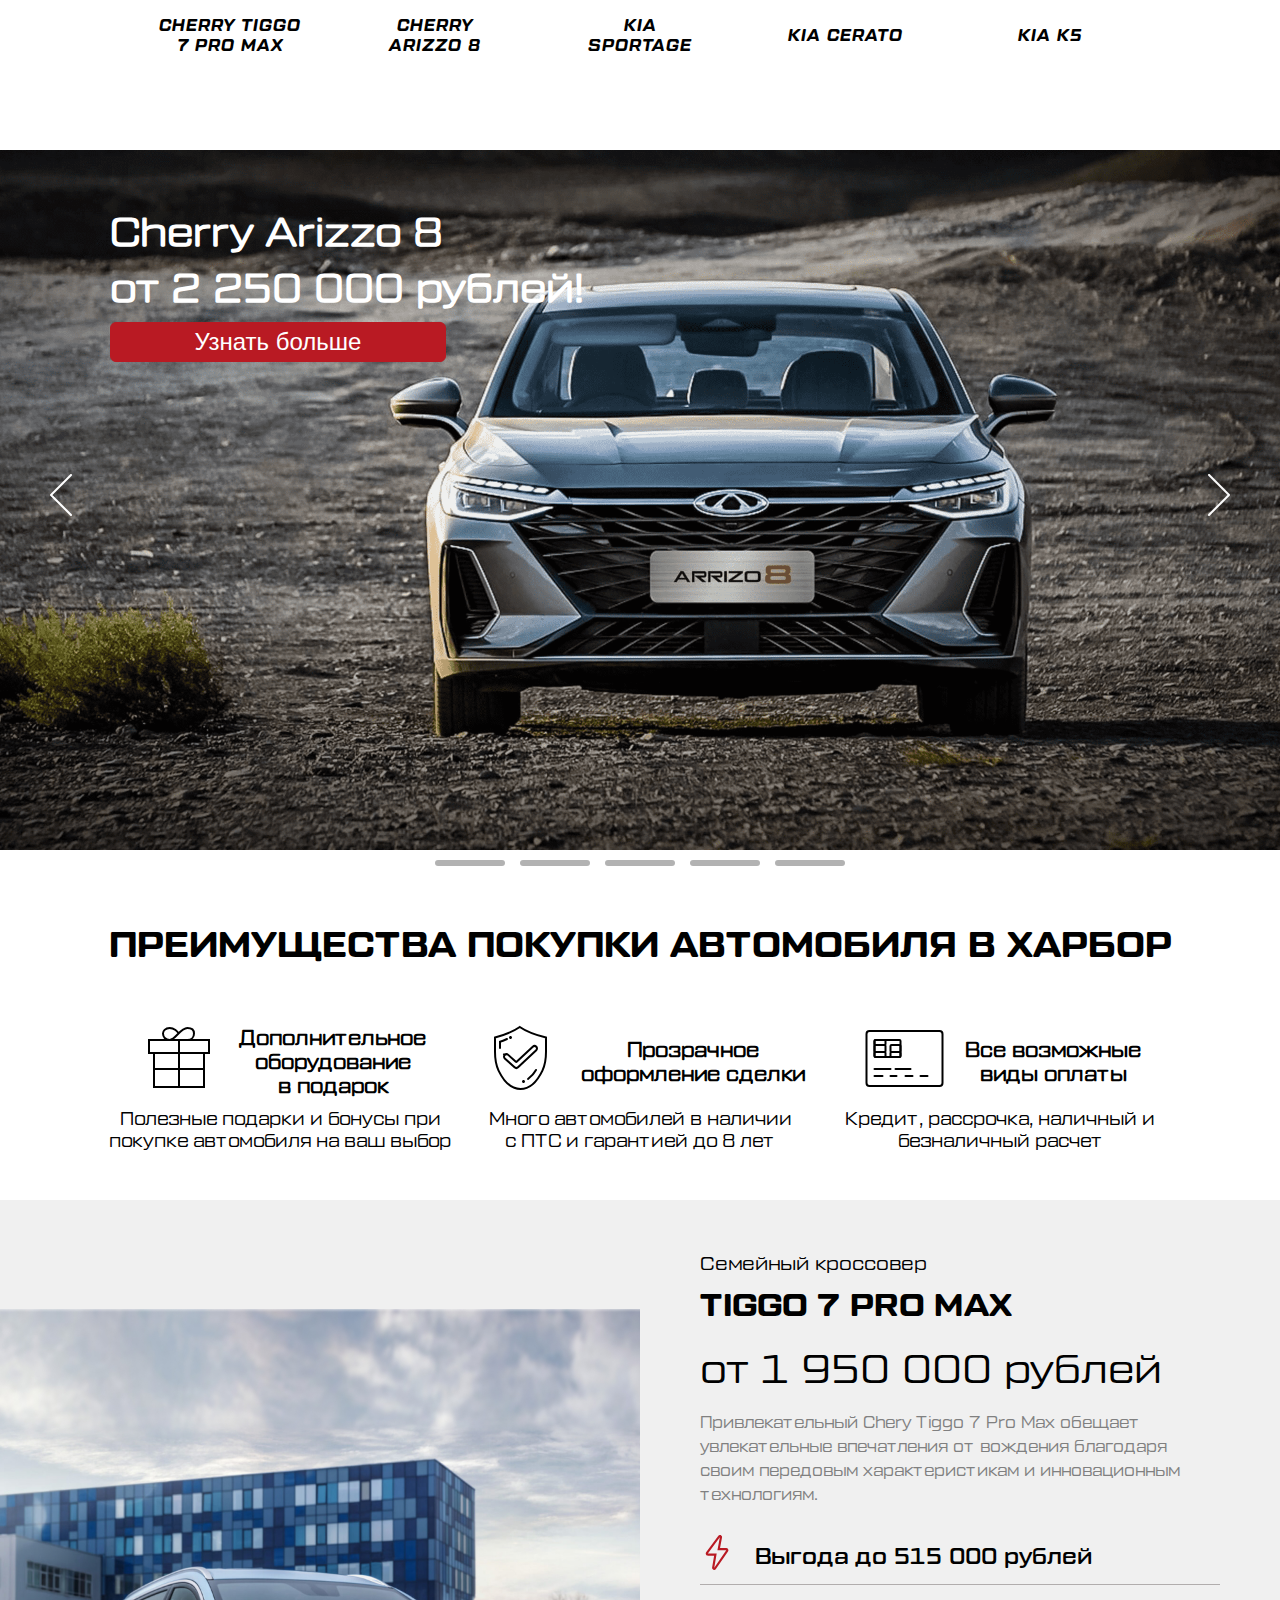
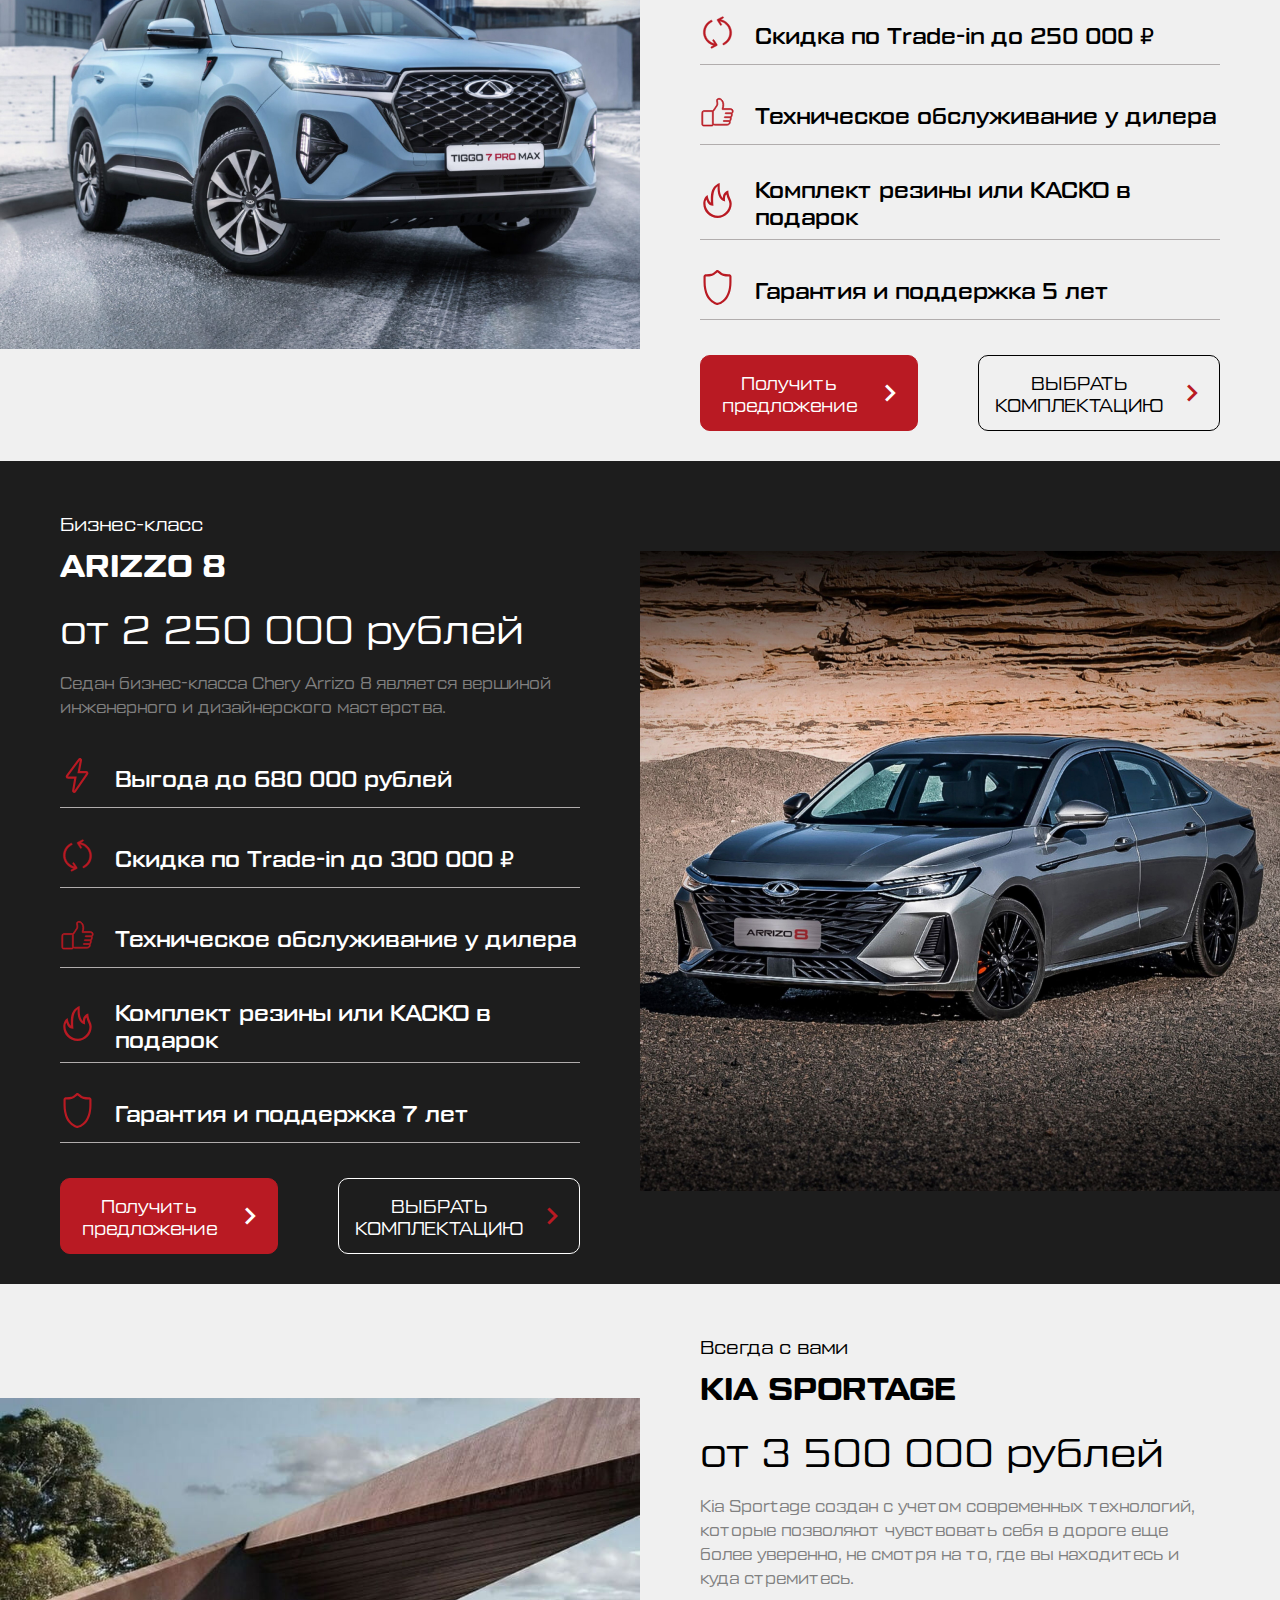
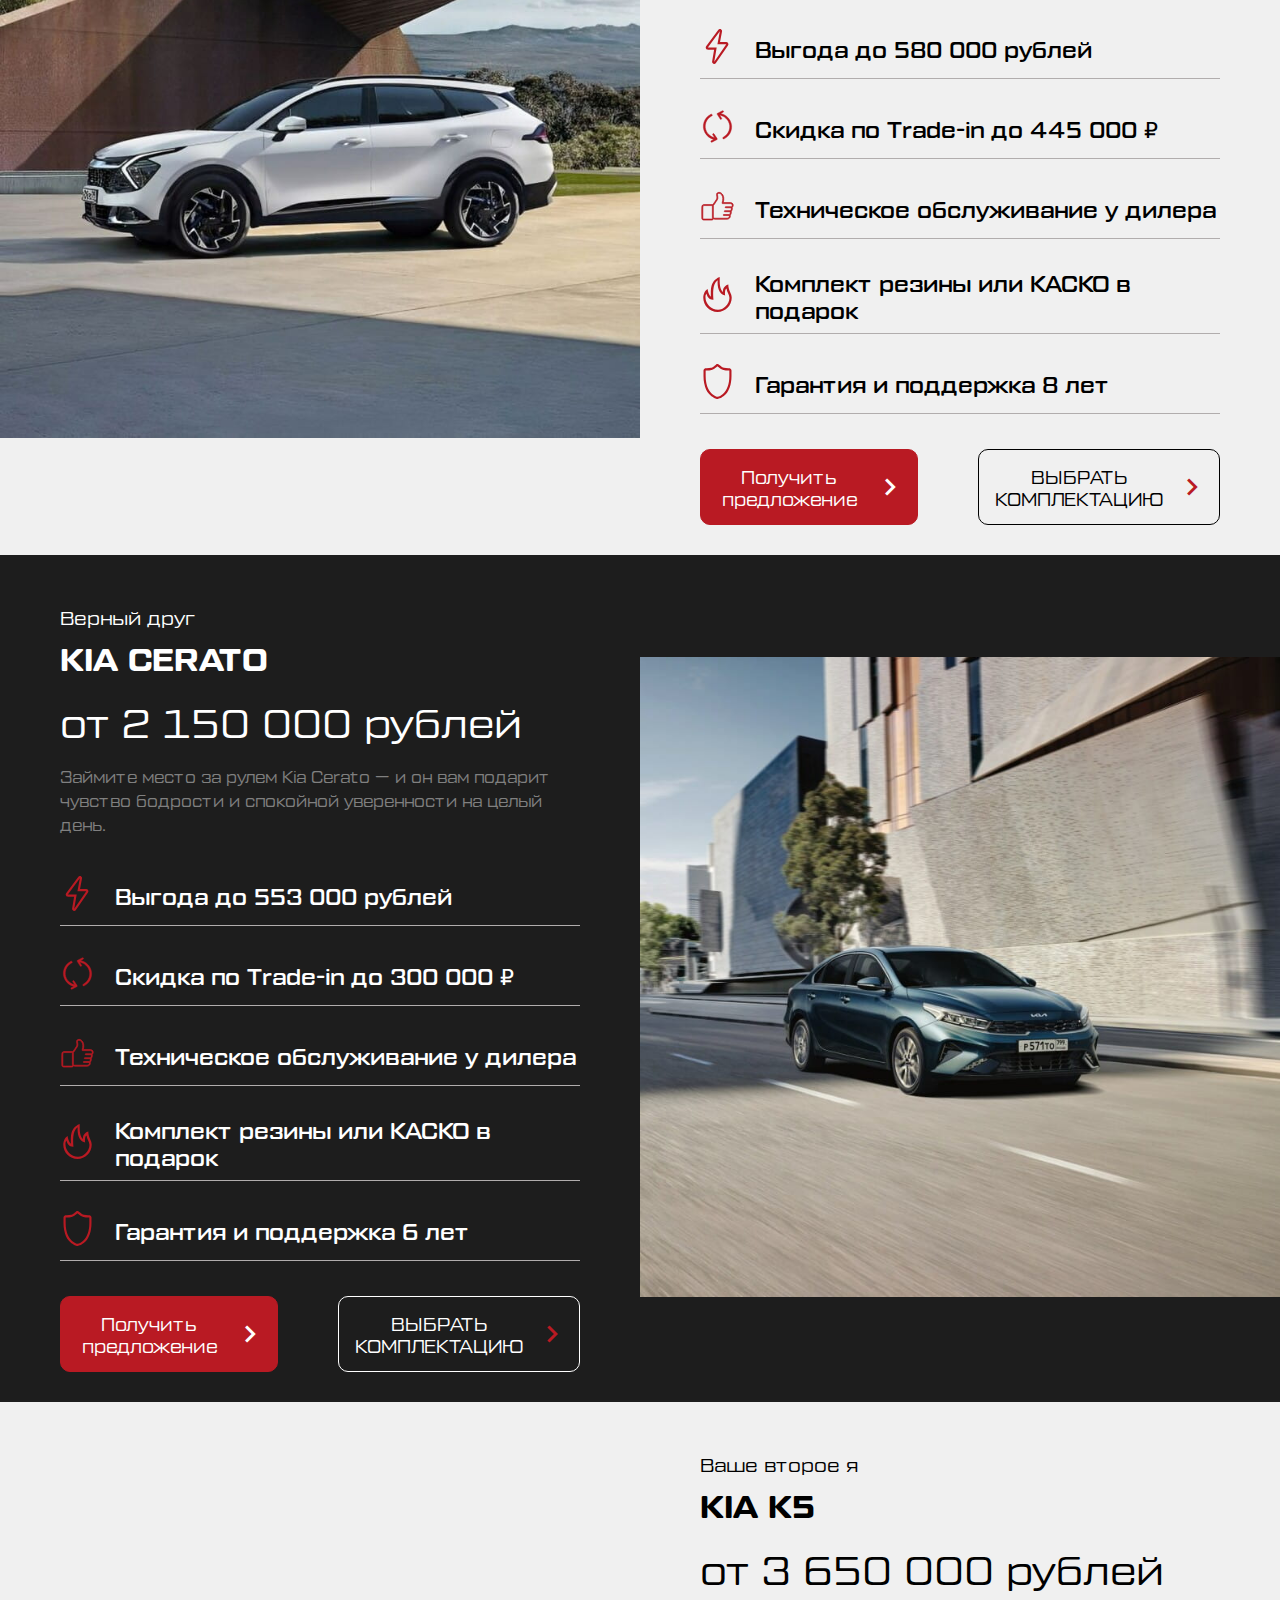
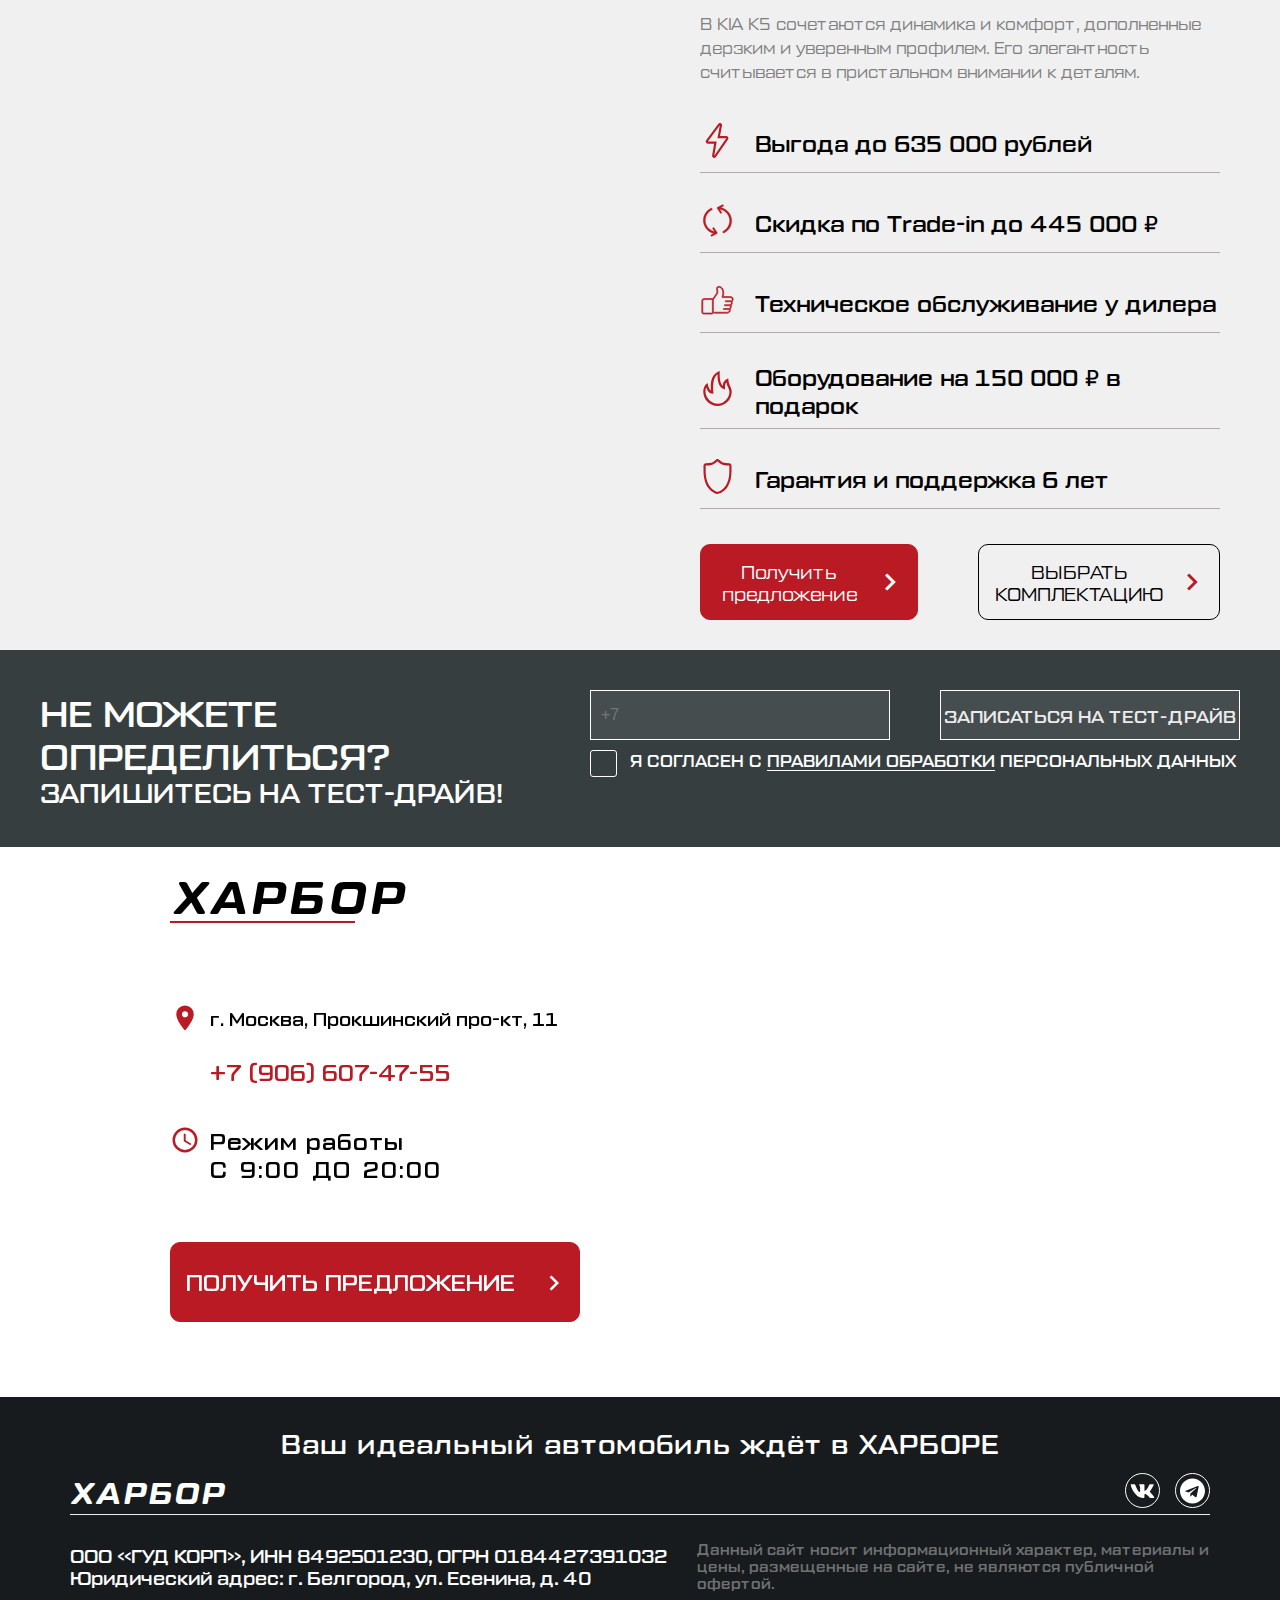
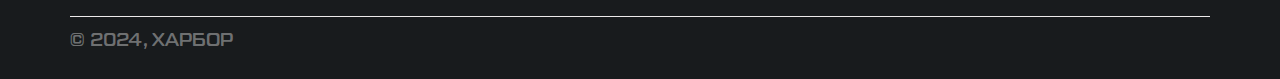
<file: index.html>
<!DOCTYPE html>
<html lang="ru">
<head>
    <meta charset="UTF-8">
    <meta name="viewport" content="width=device-width, initial-scale=1.0">
    <meta name="robots" content="index, follow">
    <meta name="description" content="Автосалон Харбор — официальный дилер Chery и Kia в Москве. Продажа автомобилей, Trade-in, гарантия до 10 лет. Выгодные предложения до 1 000 000 ₽.">
    <meta name="keywords" content="автосалон, автомобиль, машина, cherry, kia, trade-in, трейд-ин">
    <meta name="author" content="Стасян">
    <link rel="stylesheet" href="./css/style-main.css">
    <link href="https://fonts.googleapis.com/icon?family=Material+Icons" rel="stylesheet">
    <script src="./js/common.js" defer></script>
    <script src="./js/script.js" defer></script>
    <script type="application/ld+json">
  {
    "@context": "https://schema.org",
    "@type": "AutoDealer",
    "name": "Харбор",
    "address": {
      "@type": "PostalAddress",
      "streetAddress": "Прокшинский про-кт, 11",
      "addressLocality": "Москва",
      "addressCountry": "RU"
    },
    "telephone": "+7-906-607-47-55",
    "url": "https://site.ru"
  }
    </script>
    <title>Автосалон Харбор в Москве | Официальный дилер Chery и Kia</title>
</head>
<body>
    <header class="header_info">
        <div class="header_content">
            <div class="header_left_content">
                <a class="logo" href="./index.html">ХАРБОР</a>
            </div>
            <div class="header_right_content">
                <i class="material-icons address_arrow">location_on</i>
                <p class="header_right_address">г. Москва, Прокшинский про-кт, 11</p>
                <div class="header_right_line"></div>
                <p class="header_phone_number">+7 (906) 607-47-55</p>
                <button type="button" class="header_right_btn openPopupBtn">
                  <span>заказать звонок</span>
                  <i class="material-icons header_arrow" aria-hidden="true">chevron_right</i>
                </button>
            </div> 
        </div>
    </header>

    <nav class="car_menu">
        <div class="car_menu_container">
            <ul class="menu_list">
                <li><a class="menu_item" href="./html/tiggo7.html">CHERRY TIGGO 7 PRO MAX</a></li>
                <li><a class="menu_item" href="./html/arizzo8.html">CHERRY<br>ARIZZO 8</a></li>
                <li><a class="menu_item" href="./html/sportage.html">KIA<br>SPORTAGE</a></li>
                <li><a class="menu_item" href="./html/cerato.html">KIA CERATO</a></li>
                <li><a class="menu_item" href="./html/k5.html">KIA K5</a></li>
            </ul>
        </div>
    </nav>
    <main>
      <div class="slider">
          <div class="slides">
            <!-- Каждый слайд с изображением, текстом и кнопкой -->
            <div class="slide" id="arizzo_slide">
              <div>
                  <div class="content_slide">
                      <span style="font-weight: bold;">Cherry Arizzo 8 <br>от 2 250 000 рублей!</span>
                      <button type="button" class="slider_btn openPopupBtn">Узнать больше</button>
                  </div>
              </div>
            </div>
            <div class="slide" id="k5_slide">
              <div class="content_slide">
                <span style="font-weight: bold;">НАЧНИТЕ... C KIA K5</span>
                <button type="button" class="slider_btn openPopupBtn">Подробнее</button>
              </div>
            </div>
            <div class="slide" id="tiggo_slide">
              <div class="content_slide">
                <span style="font-weight: bold;">Обновленный TIGGO 7 PRO MAX</span>
                <button type="button" class="slider_btn openPopupBtn">Получить предложение</button>
              </div>
            </div>
            <div class="slide" id="sportage_slide">
              <div class="content_slide">
                <span style="font-weight: bold;">Абсолютно новый KIA SPORTAGE</span>
                <button type="button" class="slider_btn openPopupBtn">Узнать больше</button>
              </div>
            </div>
            <div class="slide" id="cerato_slide">
              <div class="content_slide">
                <span style="font-weight: bold;">Новая комплектация GT Line</span>
                <button type="button" class="slider_btn openPopupBtn">Подробнее</button>
              </div>
            </div>
          </div>
          <!-- Кнопки навигации "вперед" и "назад" -->
          <button type="button" class="nav-button prev-button" aria-label="Предыдущий слайд"></button>
          <button type="button" class="nav-button next-button" aria-label="Следующий слайд"></button>
          <!-- Прогресс-бары -->
          <div class="progress-bars">
            <div class="progress-bar" data-index="0"><div class="fill"></div></div>
            <div class="progress-bar" data-index="1"><div class="fill"></div></div>
            <div class="progress-bar" data-index="2"><div class="fill"></div></div>
            <div class="progress-bar" data-index="3"><div class="fill"></div></div>
            <div class="progress-bar" data-index="4"><div class="fill"></div></div>
          </div>
        </div>

        <section class="tabs_info">
          <h2>ПРЕИМУЩЕСТВА ПОКУПКИ АВТОМОБИЛЯ В ХАРБОР</h2>
          <div class="tabs_container">
            <div class="tab_content">
              <div class="tab_head">
                <div>
                  <img src="./svg/ИКОНКА ПОДАРОК (ЧБ).svg" alt="">
                </div>
                <div class="tab_title">
                  <span>Дополнительное<br>оборудование<br>в подарок</span>
                </div>
              </div>
              <div class="tab_body">
                <span>Полезные подарки и бонусы при<br>покупке автомобиля на ваш выбор</span>
              </div>
            </div>
            <div class="tab_content">
              <div class="tab_head">
                <div>
                  <img src="./svg/ИКОНКА ЩИТ С ГАЛОЧКОЙ (ЧБ).svg" alt="">
                </div>
                <div class="tab_title">
                  <span>Прозрачное <br>оформление сделки</span>
                </div>
              </div>
              <div class="tab_body">
                <span>Много автомобилей в наличии <br>с ПТС и гарантией до 8 лет</span>
              </div>
            </div>
            <div class="tab_content" id="tab-three">
              <div class="tab_head">
                <div>
                  <img src="./svg/ИКОНКА БАНКОВСКАЯ КАРТА (ЧБ).svg" alt="">
                </div>
                <div class="tab_title">
                  <span>Все возможные<br>виды оплаты</span>
                </div>
              </div>
              <div class="tab_body">
                <span>Кредит, рассрочка, наличный и<br>безналичный расчет</span>
              </div>
            </div>
        </section>

        <section class="main-info-block">
          <div class="img-main-info-block">
            <img src="./img/tiggo 7 pro max/Photos/tiggo-7-pro-max.jpg" class="img-main" alt="Chery Tiggo 7 pro max — семейный кроссовер в автосалоне Харбор" loading="lazy">
          </div>
          <div class="text-main-info-block">
            <div class="title-info-block">
              <p class="temp-car-title">Семейный кроссовер</p>
              <h2 class="name">TIGGO 7 PRO MAX</h2>
              <p class="cost">от 1 950 000 рублей</p>
              <div class="car_info">
                <p class="car-info-title">Привлекательный Chery Tiggo 7 Pro Max обещает увлекательные впечатления от вождения 
                благодаря своим передовым характеристикам и инновационным технологиям.</p>
          </div>
            <div class="vigod-info">
              <div class="vigod">
                <div>
                  <img src="./svg/ИКОНКА МОЛНИИ КРАСНАЯ.svg" class="main-icons" alt="">
                </div>
                <div class="vigod-text">Выгода до 515 000 рублей</div>
              </div>
              <div class="vigod">
                <div>
                  <img src="./svg/ИКОНКА ПОВТОРА (СТРЕЛКИ) КРАСНАЯ.svg" class="main-icons" alt="">
                </div>
                <div class="vigod-text">Скидка по Trade-in до 250 000 ₽</div>
              </div>
              <div class="vigod">
                <div>
                  <img src="./svg/ИКОНКА ЛАЙК КРАСНАЯ.svg" class="main-icons" alt="">
                </div>
                <div class="vigod-text">Техническое обслуживание у дилера</div>
              </div>
              <div class="vigod">
                <div>
                  <img src="./svg/ИКОНКА ОГНЯ КРАСНАЯ.svg" class="main-icons" alt="">
                </div>
                <div class="vigod-text">Комплект резины или КАСКО в подарок</div>
              </div>
              <div class="vigod">
                <div>
                  <img src="./svg/ИКОНКА ЩИТ КРАСНАЯ.svg" class="main-icons" alt="">
                </div>
                <div class="vigod-text">Гарантия и поддержка 5 лет</div>
              </div>
            </div>
            <div class="block-button-main">
              <button type="button" class="offer-btn openPopupBtn">
                <span class="btn_text">Получить предложение</span>
                <i class="material-icons white_arrow">chevron_right</i>
              </button>
              <a class="configuration-btn" href="./html/tiggo7.html">
                <span class="btn_text">Выбрать комплектацию</span>
                <i class="material-icons red_arrow">chevron_right</i>
              </a>
            </div>
          </div>
        </section>

        <section class="main-info-block dark-block">
          <div class="img-main-info-block dark-block">
            <img src="./img/chery arizzo 8/Photos/arrizo8.jpg" class="img-main" alt="Chery Arrizo 8 — стильный седан в автосалоне Харбор" loading="lazy">
          </div>
          <div class="text-main-info-block">
            <div class="title-info-block">
              <p class="temp-car-title">Бизнес-класс</p>
              <h2 class="name">ARIZZO 8</h2>
              <p class="cost">от 2 250 000 рублей</p>
              <div class="car_info">
                <p class="car-info-title">Седан бизнес-класса Chery Arrizo 8 является вершиной инженерного и дизайнерского мастерства.</p>
                <p class="hidden-content-text">Построенный на инновационной модульной платформе M1X, этот автомобиль представляет собой воплощение продуманных технологий и эстетики. Габариты автомобиля, включая элегантные линии кузова, составляют 4757×1832×1469 мм, а его привлекательный внешний вид подчеркивается задними светодиодными фонарями, объединяющими горизонтальную линию. 
                  Купив Chery Arrizo 8, вы станете обладателем высокотехнологичного автомобиля с мощным турбированным двигателем 1.6TGDI и передовой 7-ступенчатой роботизированной коробкой передач DCT. С максимальной мощностью впечатляющих 136.5 кВт (186 л.с.) на 5500 об/мин и максимальным крутящим моментом 275 Нм в широком диапазоне оборотов — от 2000 до 4000 об/мин, Arrizo 8 достигает уровня производительности, сравнимого с 3.0-литровыми 6-цилиндровыми атмосферными двигателями. Этот автомобиль предлагает не только мощность, но и изысканный дизайн. Стильные линии кузова, органично подчеркнутые горизонтальными элементами, создают внешний вид, который несомненно привлечет внимание. Выразительный светодиодный фонарь не только добавляет элегантности, но и подчеркивает изящество автомобиля. 
                  Разгон до 100 км/ч занимает всего 8.9 секунд, а максимальная скорость достигает 205 км/ч. При этом расход топлива остается умеренным, не превышая 6.2 литров на 100 км в смешанном режиме, что делает его экономичным выбором для городских и загородных поездок. Это не просто автомобиль, это стильный акцент на дороге. Его продуманный дизайн и передовые технологии делают его идеальным выбором для тех, кто ценит комфорт, производительность и эстетику в каждой детали.</p>
              </div>
          </div>
            <div class="vigod-info">
              <div class="vigod">
                <div>
                  <img src="./svg/ИКОНКА МОЛНИИ КРАСНАЯ.svg" class="main-icons" alt="">
                </div>
                <div class="vigod-text">Выгода до 680 000 рублей</div>
              </div>
              <div class="vigod">
                <div>
                  <img src="./svg/ИКОНКА ПОВТОРА (СТРЕЛКИ) КРАСНАЯ.svg" class="main-icons" alt="">
                </div>
                <div class="vigod-text">Скидка по Trade-in до 300 000 ₽</div>
              </div>
              <div class="vigod">
                <div>
                  <img src="./svg/ИКОНКА ЛАЙК КРАСНАЯ.svg" class="main-icons" alt="">
                </div>
                <div class="vigod-text">Техническое обслуживание у дилера</div>
              </div>
              <div class="vigod">
                <div>
                  <img src="./svg/ИКОНКА ОГНЯ КРАСНАЯ.svg" class="main-icons" alt="">
                </div>
                <div class="vigod-text">Комплект резины или КАСКО в подарок</div>
              </div>
              <div class="vigod">
                <div>
                  <img src="./svg/ИКОНКА ЩИТ КРАСНАЯ.svg" class="main-icons" alt="">
                </div>
                <div class="vigod-text">Гарантия и поддержка 7 лет</div>
              </div>
            </div>
            <div class="block-button-main">
              <button type="button" class="offer-btn dark-btn openPopupBtn">
                <span class="btn_text">Получить предложение</span>
                <i class="material-icons white_arrow">chevron_right</i>
              </button>
              <a class="configuration-btn dark-block" href="./html/arizzo8.html">
                <span class="btn_text">Выбрать комплектацию</span>
                <i class="material-icons red_arrow">chevron_right</i>
              </a>
            </div>
          </div>
        </section>

        <section class="main-info-block">
          <div class="img-main-info-block">
            <img src="./img/kia sportage/Photos/kia-sportage.jpg" class="img-main" alt="Kia Sportage 2024 — новый кроссовер в автосалоне Харбор" loading="lazy">
          </div>
          <div class="text-main-info-block">
            <div class="title-info-block">
              <p class="temp-car-title">Всегда с вами</p>
              <h2 class="name">KIA SPORTAGE</h2>
              <p class="cost">от 3 500 000 рублей</p>
              <div class="car_info">
                <p class="car-info-title">Kia Sportage создан с учетом современных технологий, которые позволяют чувствовать себя в дороге еще более уверенно, не смотря на то, где вы находитесь и куда стремитесь.</p>
                <p class="hidden-content-text">Автомобиль выполнен в соответствии с новой философией дизайна “Единство противоположностей” и производит мгновенный wow-эффект. Чистые атлетичные поверхности кузова в сочетании с контрастной и яркой графикой решетки радиатора и блока фар, придают автомобилю дерзкий вид на дороге.
                  Все элементы управления интегрированы в простые автономные дисплеи, что позволит вам меньше отвлекаться от управления автомобилем.
                  Вы почувствуете себя еще увереннее во взаимодействии с окружающим миром, чем когда-либо прежде, благодаря технологичному комплексу систем безопасности и помощи водителю Drive Wise. Благодаря новой системе адаптации к дорожным условиям Terrain Mode Sportage сохраняет максимальный комфорт и 
                  безопасность движения в более сложных дорожных условиях (режимы SNOW — снег, MUD — грязь, SAND — песок).
                  Kia Sportage может быть оборудован как бензиновым двигателем 2.0 Smartstream MPI с мощностью в 150 л.с. и максимальным крутящим моментом в 192 Нм в широком диапазоне оборотов двигателя - от 2000 до 4500 об/мин, 
                  так и бензиновым двигателем 2.5 Smartstream GDI с мощностью уже в 190 л.с. и максимальным крутящим моментом 242 Нм в широком диапазоне оборотов двигателя - от 2000 до 4000 об/мин. \
                  Благодаря сочетанию мощности и топливной экономичности двигателей Kia Sportage вы сможете преодолевать большее расстояние, не отказывая себе в наслаждении динамикой и управляемостью при любых дорожных и погодных условиях. </p>
              </div>
          </div>
            <div class="vigod-info">
              <div class="vigod">
                <div>
                  <img src="./svg/ИКОНКА МОЛНИИ КРАСНАЯ.svg" class="main-icons" alt="">
                </div>
                <div class="vigod-text">Выгода до 580 000 рублей</div>
              </div>
              <div class="vigod">
                <div>
                  <img src="./svg/ИКОНКА ПОВТОРА (СТРЕЛКИ) КРАСНАЯ.svg" class="main-icons" alt="">
                </div>
                <div class="vigod-text">Скидка по Trade-in до 445 000 ₽</div>
              </div>
              <div class="vigod">
                <div>
                  <img src="./svg/ИКОНКА ЛАЙК КРАСНАЯ.svg" class="main-icons" alt="">
                </div>
                <div class="vigod-text">Техническое обслуживание у дилера</div>
              </div>
              <div class="vigod">
                <div>
                  <img src="./svg/ИКОНКА ОГНЯ КРАСНАЯ.svg" class="main-icons" alt="">
                </div>
                <div class="vigod-text">Комплект резины или КАСКО в подарок</div>
              </div>
              <div class="vigod">
                <div>
                  <img src="./svg/ИКОНКА ЩИТ КРАСНАЯ.svg" class="main-icons" alt="">
                </div>
                <div class="vigod-text">Гарантия и поддержка 8 лет</div>
              </div>
            </div>
            <div class="block-button-main">
              <button type="button" class="offer-btn openPopupBtn">
                <span class="btn_text">Получить предложение</span>
                <i class="material-icons white_arrow">chevron_right</i>
              </button>
              <a class="configuration-btn" href="./html/sportage.html">
                <span class="btn_text">Выбрать комплектацию</span>
                <i class="material-icons red_arrow">chevron_right</i>
              </a>
            </div>
          </div>
        </section>

        <section class="main-info-block dark-block">
          <div class="img-main-info-block dark-block">
            <img src="./img/kia cerato/Photos/kia-cerato.jpg" class="img-main" alt="Kia Cerato — универсальный седан в автосалоне Харбор" loading="lazy">
          </div>
          <div class="text-main-info-block">
            <div class="title-info-block">
              <p class="temp-car-title">Верный друг</p>
              <h2 class="name">KIA CERATO</h2>
              <p class="cost">от 2 150 000 рублей</p>
              <div class="car_info">
                <p class="car-info-title">Займите место за рулем Kia Cerato — и он вам подарит чувство бодрости и спокойной уверенности на целый день.</p>
                <p class="hidden-content-text">Каждая линия Cerato дополняет его привлекательный облик.Дерзкая и замысловатая архитектура фар. Геометрия решетки радиатора и стильный контур крыльев. Органичное сочетание задних фар с линией крышки багажника.
                  Металлические акценты в отделке интерьера придают спортивный и при этом утонченный вид, а плавные линии дополняют единый дизайн вентиляционных отверстий в форме турбин. Технологические решения даже в малейших нюансах способствуют внимательному вождению. Вы можете управлять различными функциями аудиосистемы простым нажатием на экран или удобными кнопками на руле.
                  Drive Wise - это комплекс технологий Kia ADAS (Advanced Driver Assistance System), цель которого - повысить удовольствие от вождения, обеспечивая безопасность и решая утомительные задачи повседневного вождения. Усовершенствованные датчики и технологии обработки данных помогают сделать вождение максимально безопасным, простым и эффективным.
                  Cerato позаимствовал лучшее из обоих миров: спортивный характер с маневренной подвеской и отзывчивой трансмиссией.
                  Насладитесь яркой динамикой бензиновых моторов - резвого бензинового 1.6 MPI с мощностью 128 л.с. и максимальным крутящим моментом 154 Нм, а также мощного бензинового 2.0 Nu MPI с мощностью 150 л.с. и максимальным крутящим моментом 192 Нм.</p>
              </div>
          </div>
            <div class="vigod-info">
              <div class="vigod">
                <div>
                  <img src="./svg/ИКОНКА МОЛНИИ КРАСНАЯ.svg" class="main-icons" alt="">
                </div>
                <div class="vigod-text">Выгода до 553 000 рублей</div>
              </div>
              <div class="vigod">
                <div>
                  <img src="./svg/ИКОНКА ПОВТОРА (СТРЕЛКИ) КРАСНАЯ.svg" class="main-icons" alt="">
                </div>
                <div class="vigod-text">Скидка по Trade-in до 300 000 ₽</div>
              </div>
              <div class="vigod">
                <div>
                  <img src="./svg/ИКОНКА ЛАЙК КРАСНАЯ.svg" class="main-icons" alt="">
                </div>
                <div class="vigod-text">Техническое обслуживание у дилера</div>
              </div>
              <div class="vigod">
                <div>
                  <img src="./svg/ИКОНКА ОГНЯ КРАСНАЯ.svg" class="main-icons" alt="">
                </div>
                <div class="vigod-text">Комплект резины или КАСКО в подарок</div>
              </div>
              <div class="vigod">
                <div>
                  <img src="./svg/ИКОНКА ЩИТ КРАСНАЯ.svg" class="main-icons" alt="">
                </div>
                <div class="vigod-text">Гарантия и поддержка 6 лет</div>
              </div>
            </div>
            <div class="block-button-main">
              <button type="button" class="offer-btn dark-btn openPopupBtn">
                <span class="btn_text">Получить предложение</span>
                <i class="material-icons white_arrow">chevron_right</i>
              </button>
              <a class="configuration-btn dark-block" href="./html/cerato.html">
                <span class="btn_text">Выбрать комплектацию</span>
                <i class="material-icons red_arrow">chevron_right</i>
              </a>
            </div>
          </div>
        </section>
        
        <section class="main-info-block">
          <div class="img-main-info-block">
            <img src="./img/kia k5/Photos/kia-k5.jpg" class="img-main" alt="Kia K5 — седан бизнес класса со спортивным характером в автосалоне Харбор" loading="lazy">
          </div>
          <div class="text-main-info-block">
            <div class="title-info-block">
              <p class="temp-car-title">Ваше второе я</p>
              <h2 class="name">KIA K5</h2>
              <p class="cost">от 3 650 000 рублей</p>
              <div class="car_info">
                <p class="car-info-title">В KIA K5 сочетаются динамика и комфорт, дополненные дерзким и уверенным профилем. Его элегантность считывается в пристальном внимании к деталям.</p>
                <p class="hidden-content-text">Kia K5 базируется на новой платформе со значительными конструктивными усовершенствованиями, которые обеспечивают не только высокий уровень защиты, но также более точную управляемость и захватывающую динамику. Современные системы активной и пассивной безопасности заботятся о водителе и каждом пассажире, отвечая всем требованиям безопасности.
                  Комплекс современных систем безопасности и помощи водителю Drive Wise делает вождение безопасным и удобным. Датчики и камеры не только наблюдают за дорогой и движением, но также контролируют реакции водителя.
                  Почувствуйте настоящее удовольствие за рулем Kia К5 с новым бензиновым двигателем 2.5л. GDI с мощностью в 194 л.с. и максимальным крутящим моментом 246 Нм, который агрегатируется вместе с 8-ступенчатой автоматической трансмиссией для отличной динамики и топливной экономичности.</p>
              </div>
          </div>
            <div class="vigod-info">
              <div class="vigod">
                <div>
                  <img src="./svg/ИКОНКА МОЛНИИ КРАСНАЯ.svg" class="main-icons" alt="">
                </div>
                <div class="vigod-text">Выгода до 635 000 рублей</div>
              </div>
              <div class="vigod">
                <div>
                  <img src="./svg/ИКОНКА ПОВТОРА (СТРЕЛКИ) КРАСНАЯ.svg" class="main-icons" alt="">
                </div>
                <div class="vigod-text">Скидка по Trade-in до 445 000 ₽</div>
              </div>
              <div class="vigod">
                <div>
                  <img src="./svg/ИКОНКА ЛАЙК КРАСНАЯ.svg" class="main-icons" alt="">
                </div>
                <div class="vigod-text">Техническое обслуживание у дилера</div>
              </div>
              <div class="vigod">
                <div>
                  <img src="./svg/ИКОНКА ОГНЯ КРАСНАЯ.svg" class="main-icons" alt="">
                </div>
                <div class="vigod-text">Оборудование на 150 000 ₽ в подарок</div>
              </div>
              <div class="vigod">
                <div>
                  <img src="./svg/ИКОНКА ЩИТ КРАСНАЯ.svg" class="main-icons" alt="">
                </div>
                <div class="vigod-text">Гарантия и поддержка 6 лет</div>
              </div>
            </div>
            <div class="block-button-main">
              <button type="button" class="offer-btn openPopupBtn">
                <span class="btn_text">Получить предложение</span>
                <i class="material-icons white_arrow">chevron_right</i>
              </button>
              <a class="configuration-btn" href="./html/k5.html">
                <span class="btn_text">Выбрать комплектацию</span>
                <i class="material-icons red_arrow">chevron_right</i>
              </a>
            </div>
          </div>
        </section>

        <section class="test-drive-section">
          <div class="container-test-drive">
            <div class="flex-box-test-drive">
              <div class="test-drive-title">
                <span class="test-drive-main-title">не можете определиться?</span>
                <span class="test-drive-second-title">запишитесь на тест-драйв!</span>
              </div>
              <div class="test-drive-data">
                  <form class="test-drive-form" action="#" novalidate="novalidate" method="post">
                    <div class="flex-in-form">
                        <div class="input-test-drive">
                          <input type="tel" id="phone-input" name="phone" placeholder="+7" pattern="\+7 \(\d{3}\) \d{3}-\d{2}-\d{2}" inputmode="tel" autocomplete="tel" data-phone-mask="ru" required>
                        </div>
                        <div class="submit-test-drive">
                          <input type="submit" id="submit-phone" value="записаться на тест-драйв">
                        </div>
                    </div>
                    <div class="check-box-policy-test-drive">
                      <input class="custom-checkbox" id="checkbox-policy" type="checkbox" required>
                      <label class="label-checkbox" for="checkbox-policy"></label><span id="policy">Я согласен с <a class="test-drive-policy" href="#">правилами обработки</a> персональных данных</span>
                    </div>
                  </form>
              </div>
            </div>
          </div>
        </section>
        
        <section class="yandex-card">
          <div class="card-contact-info">
            <div class="contact-info-container">
              <div class="contact-title">
                <span id="title-span">харбор</span>
                <div class="contact-title-line"></div>
              </div>
              <div class="contact-info">
                <div class="contact-address-container">
                  <i class="material-icons address_map_arrow">location_on</i>
                  <span id="contact-address">г. Москва, Прокшинский про-кт, 11</span>
                </div>
                <div class="contact-phone-container">
                  <span id="contact-phone">+7 (906) 607-47-55</span>
                </div>
                <div class="contact-operation-container">
                  <div class="first-contact-operation">
                    <i class="large material-icons address_map_arrow">access_time</i>
                    <span id="contact-operation">Режим работы</span>
                  </div>
                  <div class="second-contact-operation">
                    <span id="operation-time">с 9:00 до 20:00</span>
                  </div>
                    <div class="contact-operation-btn">
                    <button type="button" class="operation-btn openPopupBtn">
                      <span class="btn_text">ПОЛУЧИТЬ ПРЕДЛОЖЕНИЕ</span>
                      <i class="material-icons white_arrow operation">chevron_right</i>
                    </button>
                </div>
                </div>
              </div>
            </div>
          </div>
          <div class="card">
            <iframe class="card" src="https://yandex.ru/map-widget/v1/?um=constructor%3A69446b247f6868316dc992f2c14de1660b8c121d6a9e209b39ac109f6758f72d&amp;source=constructor" frameborder="0" title="Карта расположения автосалона" loading="lazy"></iframe>
          </div>
          </section>
      </main>

      <footer class="footer">
        <div class="footer-container">
          <div class="footer-slogan">
            <span class="slogan">Ваш идеальный автомобиль ждёт в ХАРБОРЕ</span>
          </div>
          <div class="footer-info">
            <div class="footer-upper-info">
              <div class="footer-upper-name">
                <span class="upper-name">ХАРБОР</span>
              </div>
              <div class="footer-social-media">
                <div class="social-media">
                  <a href="https://vk.com/cloreee" target="_blank" rel="noopener noreferrer" class="social-content VK">
                    <svg class="VK-svg" aria-hidden="true" focusable="false" data-prefix="fab" data-icon="vk" role="img" xmlns="http://www.w3.org/2000/svg" viewBox="0 0 576 512" data-fa-i2svg=""><path fill="currentColor" d="M545 117.7c3.7-12.5 0-21.7-17.8-21.7h-58.9c-15 0-21.9 7.9-25.6 16.7 0 0-30 73.1-72.4 120.5-13.7 13.7-20 18.1-27.5 18.1-3.7 0-9.4-4.4-9.4-16.9V117.7c0-15-4.2-21.7-16.6-21.7h-92.6c-9.4 0-15 7-15 13.5 0 14.2 21.2 17.5 23.4 57.5v86.8c0 19-3.4 22.5-10.9 22.5-20 0-68.6-73.4-97.4-157.4-5.8-16.3-11.5-22.9-26.6-22.9H38.8c-16.8 0-20.2 7.9-20.2 16.7 0 15.6 20 93.1 93.1 195.5C160.4 378.1 229 416 291.4 416c37.5 0 42.1-8.4 42.1-22.9 0-66.8-3.4-73.1 15.4-73.1 8.7 0 23.7 4.4 58.7 38.1 40 40 46.6 57.9 69 57.9h58.9c16.8 0 25.3-8.4 20.4-25-11.2-34.9-86.9-106.7-90.3-111.5-8.7-11.2-6.2-16.2 0-26.2.1-.1 72-101.3 79.4-135.6z"></path></svg>
                  </a>
                </div>
                <div class="social-media">
                  <a href="https://t.me/Sharshoooe" target="_blank" rel="noopener noreferrer" class="social-content TG">
                    <svg class="TG-svg" aria-hidden="true" focusable="false" data-prefix="fab" data-icon="telegram" role="img" xmlns="http://www.w3.org/2000/svg" viewBox="0 0 496 512" data-fa-i2svg=""><path fill="currentColor" d="M248 8C111 8 0 119 0 256s111 248 248 248 248-111 248-248S385 8 248 8zm121.8 169.9l-40.7 191.8c-3 13.6-11.1 16.9-22.4 10.5l-62-45.7-29.9 28.8c-3.3 3.3-6.1 6.1-12.5 6.1l4.4-63.1 114.9-103.8c5-4.4-1.1-6.9-7.7-2.5l-142 89.4-61.2-19.1c-13.3-4.2-13.6-13.3 2.8-19.7l239.1-92.2c11.1-4 20.8 2.7 17.2 19.5z"></path></svg>
                  </a>
                </div>
              </div>
            </div>
            <div class="footer-upper-line"></div>
            <div class="footer-mid-info">
              <div class="footer-mid-left-info">
                <div class="mid-left-info">
                  <span class="left-first-info">ооо «гуд корп», инн 8492501230, огрн 0184427391032</span>
                  <span class="left-second-info">Юридический адрес: г. Белгород, ул. Есенина, д. 40</span>
                </div>
              </div>
              <div class="mid-right-info">
                <span class="right-info">Данный сайт носит информационный характер, материалы и цены, размещенные на сайте, не являются публичной офертой.</span>
              </div>
            </div>
            <div class="footer-down-line"></div>
            <div class="footer-down-info">
              <span class="down-info">© 2024, харбор</span>
            </div>
          </div>
        </div>
      </footer>

      <div class="overlay" id="popupOverlay">
        <div class="popup">
            <button class="close-btn" id="closePopupBtn">×</button>
            <h2>Заявка на предложение</h2>
            <form id="applicationForm">
                <input type="text" name="customer_name" placeholder="Имя" autocomplete="name" required>
                <input type="tel" name="customer_phone" placeholder="+7" pattern="\+7 \(\d{3}\) \d{3}-\d{2}-\d{2}" inputmode="tel" autocomplete="tel" data-phone-mask="ru" required>
                <label class="overlay-text">
                  <input type="checkbox" name="policy_agreement" value="agree" required>
                  Я согласен с <a href="https://chery-msk.ru/politika/" target="_blank">правилами обработки персональных данных</a>
                </label>
                <button type="submit">Отправить</button>
            </form>
            <div id="notification" class="notification" role="status" aria-live="polite"></div>
        </div>
      </div>

</body>
</html>
</file>
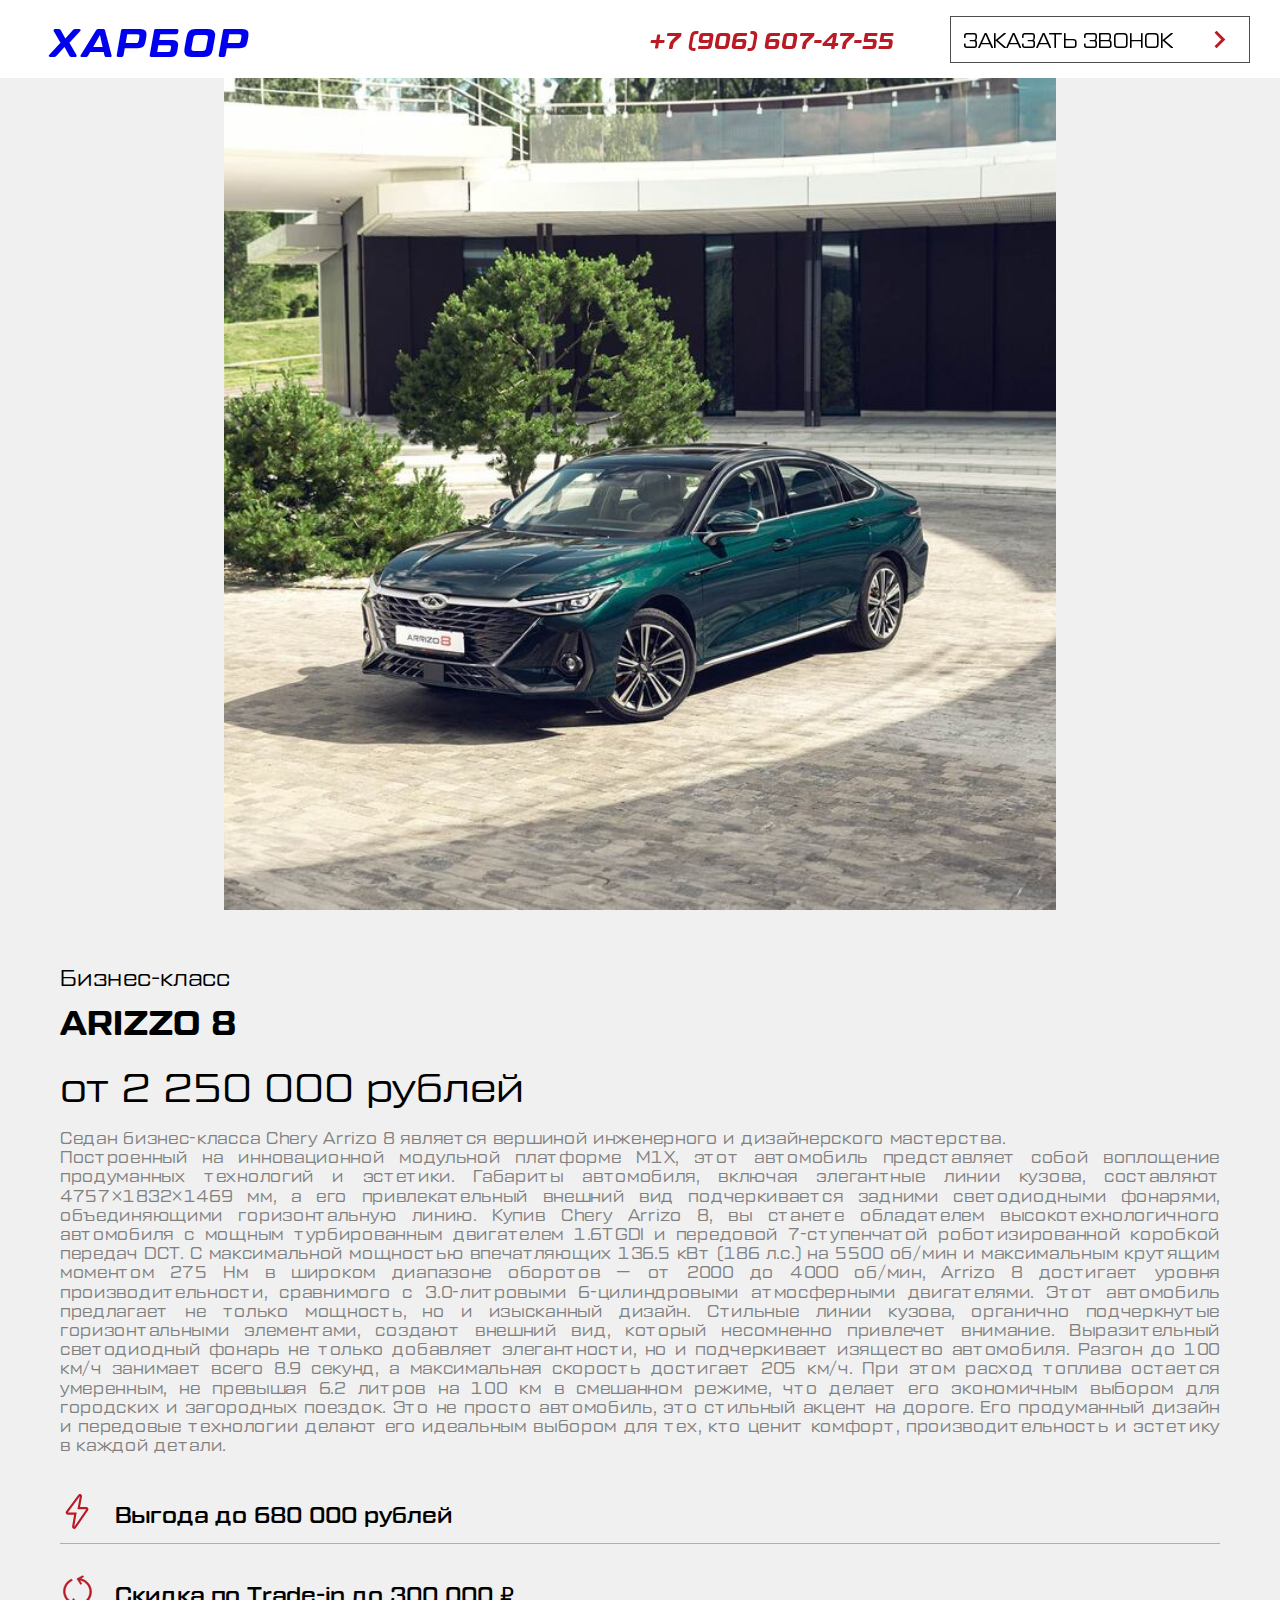
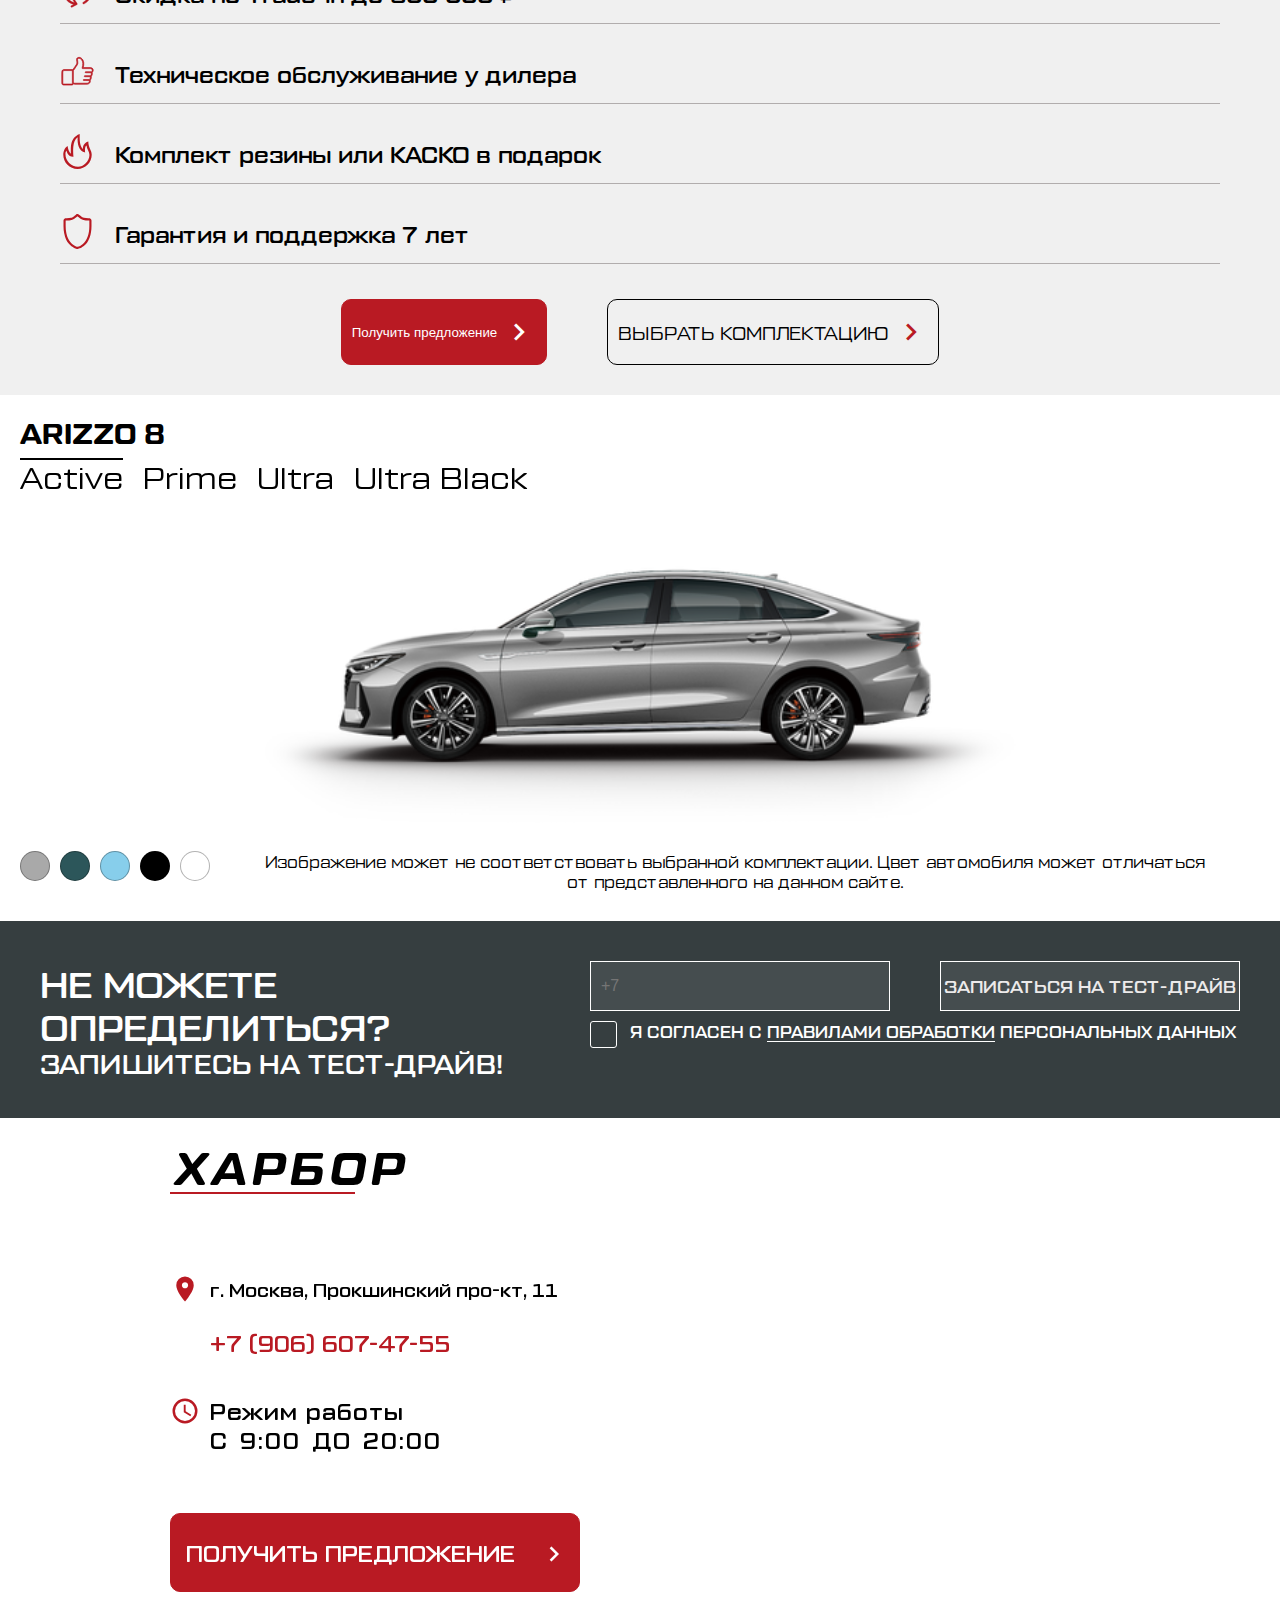
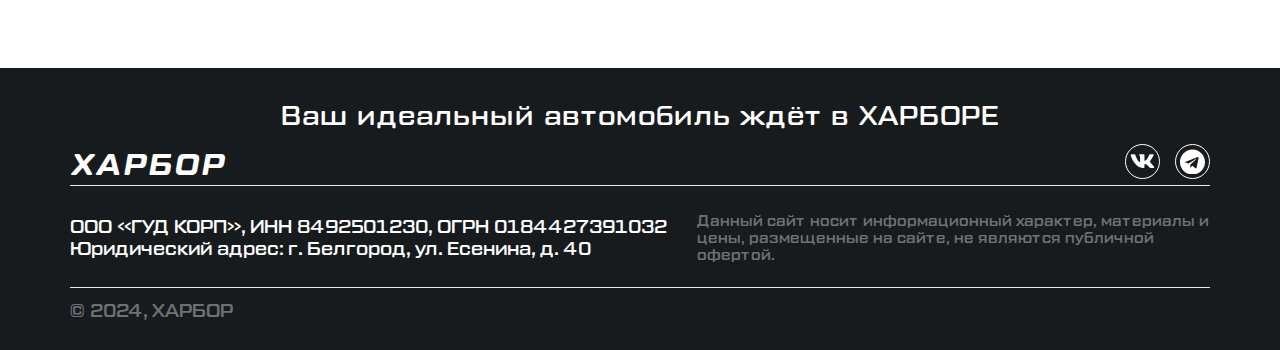
<file: html/arizzo8.html>
<!DOCTYPE html>
<html lang="ru">
<head>
    <meta charset="UTF-8">
    <meta name="viewport" content="width=device-width, initial-scale=1.0">
    <link rel="stylesheet" href="../css/aizzo8.css">
    <link href="https://fonts.googleapis.com/icon?family=Material+Icons" rel="stylesheet">
    <script src="../js/common.js" defer></script>
    <title>Автосалон Харбор</title>
</head>
<body>
    <header class="header_info">
        <div class="header_content">
            <div class="header_left_content">
                <a class="logo" href="../index.html">ХАРБОР</a>
            </div>
            <div class="header_right_content">
                <i class="material-icons address_arrow">location_on</i>
                <p class="header_right_address">г. Москва, Прокшинский про-кт, 11</p>
                <div class="header_right_line"></div>
                <p class="header_phone_number">+7 (906) 607-47-55</p>
            <button type="button" class="header_right_btn openPopupBtn">
                  <span>заказать звонок</span>
                  <i class="material-icons header_arrow" aria-hidden="true">chevron_right</i>
                </button>
            </div>
        </div>
    </header>

    <section class="main-info-block">
        <div class="img-main-info-block">
          <img src="../img/chery arizzo 8/Photos/arizzo8-2.jpg" class="img-main" alt="Chery Arrizo 8 в автосалоне Харбор">
        </div>
        <div class="text-main-info-block">
          <div class="title-info-block">
            <p class="temp-car-title">Бизнес-класс</p>
            <h2 class="name">ARIZZO 8</h2>
            <p class="cost">от 2 250 000 рублей</p>
            <div class="car_info">
              <p class="car-info-title">Седан бизнес-класса Chery Arrizo 8 является вершиной инженерного и дизайнерского мастерства.</p>
              <p class="hidden-content-text">Построенный на инновационной модульной платформе M1X, этот автомобиль представляет собой воплощение продуманных технологий и эстетики. Габариты автомобиля, включая элегантные линии кузова, составляют 4757×1832×1469 мм, а его привлекательный внешний вид подчеркивается задними светодиодными фонарями, объединяющими горизонтальную линию. 
                Купив Chery Arrizo 8, вы станете обладателем высокотехнологичного автомобиля с мощным турбированным двигателем 1.6TGDI и передовой 7-ступенчатой роботизированной коробкой передач DCT. С максимальной мощностью впечатляющих 136.5 кВт (186 л.с.) на 5500 об/мин и максимальным крутящим моментом 275 Нм в широком диапазоне оборотов — от 2000 до 4000 об/мин, Arrizo 8 достигает уровня производительности, сравнимого с 3.0-литровыми 6-цилиндровыми атмосферными двигателями. Этот автомобиль предлагает не только мощность, но и изысканный дизайн. Стильные линии кузова, органично подчеркнутые горизонтальными элементами, создают внешний вид, который несомненно привлечет внимание. Выразительный светодиодный фонарь не только добавляет элегантности, но и подчеркивает изящество автомобиля. 
                Разгон до 100 км/ч занимает всего 8.9 секунд, а максимальная скорость достигает 205 км/ч. При этом расход топлива остается умеренным, не превышая 6.2 литров на 100 км в смешанном режиме, что делает его экономичным выбором для городских и загородных поездок. Это не просто автомобиль, это стильный акцент на дороге. Его продуманный дизайн и передовые технологии делают его идеальным выбором для тех, кто ценит комфорт, производительность и эстетику в каждой детали.</p>
            </div>
        </div>
          <div class="vigod-info">
            <div class="vigod">
              <div>
                <img src="../svg/ИКОНКА МОЛНИИ КРАСНАЯ.svg" class="main-icons" alt="">
              </div>
              <div class="vigod-text">Выгода до 680 000 рублей</div>
            </div>
            <div class="vigod">
              <div>
                <img src="../svg/ИКОНКА ПОВТОРА (СТРЕЛКИ) КРАСНАЯ.svg" class="main-icons" alt="">
              </div>
              <div class="vigod-text">Скидка по Trade-in до 300 000 ₽</div>
            </div>
            <div class="vigod">
              <div>
                <img src="../svg/ИКОНКА ЛАЙК КРАСНАЯ.svg" class="main-icons" alt="">
              </div>
              <div class="vigod-text">Техническое обслуживание у дилера</div>
            </div>
            <div class="vigod">
              <div>
                <img src="../svg/ИКОНКА ОГНЯ КРАСНАЯ.svg" class="main-icons" alt="">
              </div>
              <div class="vigod-text">Комплект резины или КАСКО в подарок</div>
            </div>
            <div class="vigod">
              <div>
                <img src="../svg/ИКОНКА ЩИТ КРАСНАЯ.svg" class="main-icons" alt="">
              </div>
              <div class="vigod-text">Гарантия и поддержка 7 лет</div>
            </div>
          </div>
          <div class="block-button-main">
            <button type="button" class="offer-btn dark-btn openPopupBtn">
              <span class="btn_text">Получить предложение</span>
              <i class="material-icons white_arrow">chevron_right</i>
            </button>
            <a class="configuration-btn dark-block" href="#selector">
              <span class="btn_text">Выбрать комплектацию</span>
              <i class="material-icons red_arrow">chevron_right</i>
            </a>
          </div>
        </div>
      </section>

      <section id="selector">
        <div class="car-selector">
            <div class="car-config">
            <span class="car-title">ARIZZO 8</span>
                <div class="trim-levels">

                    <div class="car-variable active" onclick="selectTrim(this)">
                        <div class="trim-line"></div>
                        <a>Active</a>
                    </div>
                    
                    <div class="car-variable" onclick="selectTrim(this)">
                        <div class="trim-line"></div>
                        <a>Prime</a>
                    </div>
                    
                    <div class="car-variable" onclick="selectTrim(this)">
                        <div class="trim-line"></div>
                        <a>Ultra</a>
                    </div>
                    
                    <div class="car-variable" onclick="selectTrim(this)">
                        <div class="trim-line"></div>
                        <a>Ultra Black</a>
                    </div>
                
                </div>
            </div>
        </div>

            <div class="car-images">
                <div class="car-view">
                    <div>
                        <img class="car-img" src="../img/chery arizzo 8/Models/arrizo8-steel-gray.png" alt="Metal Gray">
                    </div>
                    <div>
                        <img class="car-img" src="../img//chery arizzo 8/Models/arrizo8-ocean-green.png" alt="Bright Red">
                    </div>
                    <div>
                        <img class="car-img" src="../img/chery arizzo 8/Models/arizzo-8-sky-blue.png" alt="Sky Blue">
                    </div>
                    <div>
                        <img class="car-img" src="../img/chery arizzo 8/Models/arrizo8-deep-black.png" alt="Sky Blue">
                    </div>
                    <div>
                        <img class="car-img" src="../img/chery arizzo 8/Models/arrizo8-clear-white.png" alt="Sky Blue">
                    </div>
                </div>
            </div>
            
            <div class="options">
                <div class="color-options">
                    <div class="color-circle" style="background-color: #A9A9A9;" onclick="changeColor(0)"></div>
                    <div class="color-circle" style="background-color: #2C565A" onclick="changeColor(1)"></div>
                    <div class="color-circle" style="background-color: #87CEEB;" onclick="changeColor(2)"></div>
                    <div class="color-circle" style="background-color: #000000;" onclick="changeColor(3)"></div>
                    <div class="color-circle" style="background-color: #ffffff;" onclick="changeColor(4)"></div>
                </div>
                <div class="car-disclamer-container">
                    <div class="car-disclamer">
                        <span class="disclamer">
                        Изображение может не соответствовать выбранной комплектации. 
                        Цвет автомобиля может отличаться от представленного на данном сайте.
                        </span>
                    </div>
                </div>
            </div>
    </section>

      <section class="test-drive-section">
        <div class="container-test-drive">
          <div class="flex-box-test-drive">
            <div class="test-drive-title">
              <span class="test-drive-main-title">не можете определиться?</span>
              <span class="test-drive-second-title">запишитесь на тест-драйв!</span>
            </div>
            <div class="test-drive-data">
                <form class="test-drive-form" action="#" novalidate="novalidate" method="post">
                  <div class="flex-in-form">
                      <div class="input-test-drive">
                        <input type="tel" id="phone-input" name="phone" placeholder="+7" pattern="\+7 \(\d{3}\) \d{3}-\d{2}-\d{2}" inputmode="tel" autocomplete="tel" data-phone-mask="ru" required>
                      </div>
                      <div class="submit-test-drive">
                        <input type="submit" id="submit-phone" value="записаться на тест-драйв">
                      </div>
                  </div>
                  <div class="check-box-policy-test-drive">
                    <input class="custom-checkbox" id="checkbox-policy" type="checkbox" required>
                    <label class="label-checkbox" for="checkbox-policy"></label><span id="policy">Я согласен с <a class="test-drive-policy" href="#">правилами обработки</a> персональных данных</span>
                  </div>
                </form>
            </div>
          </div>
        </div>
      </section>
      
      <section class="yandex-card">
        <div class="card-contact-info">
          <div class="contact-info-container">
            <div class="contact-title">
              <span id="title-span">харбор</span>
              <div class="contact-title-line"></div>
            </div>
            <div class="contact-info">
              <div class="contact-address-container">
                <i class="material-icons address_map_arrow">location_on</i>
                <span id="contact-address">г. Москва, Прокшинский про-кт, 11</span>
              </div>
              <div class="contact-phone-container">
                <span id="contact-phone">+7 (906) 607-47-55</span>
              </div>
              <div class="contact-operation-container">
                <div class="first-contact-operation">
                  <i class="large material-icons address_map_arrow">access_time</i>
                  <span id="contact-operation">Режим работы</span>
                </div>
                <div class="second-contact-operation">
                  <span id="operation-time">с 9:00 до 20:00</span>
                </div>
                    <div class="contact-operation-btn">
                    <button type="button" class="operation-btn openPopupBtn">
                      <span class="btn_text">ПОЛУЧИТЬ ПРЕДЛОЖЕНИЕ</span>
                      <i class="material-icons white_arrow operation">chevron_right</i>
                    </button>
                </div>
              </div>
            </div>
          </div>
        </div>
        <div class="card">
          <iframe class="card" src="https://yandex.ru/map-widget/v1/?um=constructor%3A69446b247f6868316dc992f2c14de1660b8c121d6a9e209b39ac109f6758f72d&amp;source=constructor" frameborder="0" title="Карта расположения автосалона" loading="lazy"></iframe>
        </div>
        </section>

      <footer class="footer">
        <div class="footer-container">
          <div class="footer-slogan">
            <span class="slogan">Ваш идеальный автомобиль ждёт в ХАРБОРЕ</span>
          </div>
          <div class="footer-info">
            <div class="footer-upper-info">
              <div class="footer-upper-name">
                <span class="upper-name">ХАРБОР</span>
              </div>
              <div class="footer-social-media">
                <div class="social-media">
                  <a href="https://vk.com/cloreee" target="_blank" class="social-content VK">
                    <svg class="VK-svg" aria-hidden="true" focusable="false" data-prefix="fab" data-icon="vk" role="img" xmlns="http://www.w3.org/2000/svg" viewBox="0 0 576 512" data-fa-i2svg=""><path fill="currentColor" d="M545 117.7c3.7-12.5 0-21.7-17.8-21.7h-58.9c-15 0-21.9 7.9-25.6 16.7 0 0-30 73.1-72.4 120.5-13.7 13.7-20 18.1-27.5 18.1-3.7 0-9.4-4.4-9.4-16.9V117.7c0-15-4.2-21.7-16.6-21.7h-92.6c-9.4 0-15 7-15 13.5 0 14.2 21.2 17.5 23.4 57.5v86.8c0 19-3.4 22.5-10.9 22.5-20 0-68.6-73.4-97.4-157.4-5.8-16.3-11.5-22.9-26.6-22.9H38.8c-16.8 0-20.2 7.9-20.2 16.7 0 15.6 20 93.1 93.1 195.5C160.4 378.1 229 416 291.4 416c37.5 0 42.1-8.4 42.1-22.9 0-66.8-3.4-73.1 15.4-73.1 8.7 0 23.7 4.4 58.7 38.1 40 40 46.6 57.9 69 57.9h58.9c16.8 0 25.3-8.4 20.4-25-11.2-34.9-86.9-106.7-90.3-111.5-8.7-11.2-6.2-16.2 0-26.2.1-.1 72-101.3 79.4-135.6z"></path></svg>
                  </a>
                </div>
                <div class="social-media">
                  <a href="https://t.me/Sharshoooe" target="_blank"  class="social-content TG">
                    <svg class="TG-svg" aria-hidden="true" focusable="false" data-prefix="fab" data-icon="telegram" role="img" xmlns="http://www.w3.org/2000/svg" viewBox="0 0 496 512" data-fa-i2svg=""><path fill="currentColor" d="M248 8C111 8 0 119 0 256s111 248 248 248 248-111 248-248S385 8 248 8zm121.8 169.9l-40.7 191.8c-3 13.6-11.1 16.9-22.4 10.5l-62-45.7-29.9 28.8c-3.3 3.3-6.1 6.1-12.5 6.1l4.4-63.1 114.9-103.8c5-4.4-1.1-6.9-7.7-2.5l-142 89.4-61.2-19.1c-13.3-4.2-13.6-13.3 2.8-19.7l239.1-92.2c11.1-4 20.8 2.7 17.2 19.5z"></path></svg>
                  </a>
                </div>
              </div>
            </div>
            <div class="footer-upper-line"></div>
            <div class="footer-mid-info">
              <div class="footer-mid-left-info">
                <div class="mid-left-info">
                  <span class="left-first-info">ооо «гуд корп», инн 8492501230, огрн 0184427391032</span>
                  <span class="left-second-info">Юридический адрес: г. Белгород, ул. Есенина, д. 40</span>
                </div>
              </div>
              <div class="mid-right-info">
                <span class="right-info">Данный сайт носит информационный характер, материалы и цены, размещенные на сайте, не являются публичной офертой.</span>
              </div>
            </div>
            <div class="footer-down-line"></div>
            <div class="footer-down-info">
              <span class="down-info">© 2024, харбор</span>
            </div>
          </div>
        </div>
      </footer>

      <div class="overlay" id="popupOverlay">
        <div class="popup">
            <button class="close-btn" id="closePopupBtn">×</button>
            <h2>Заявка на предложение</h2>
            <form id="applicationForm">
                <input type="text" name="customer_name" placeholder="Имя" autocomplete="name" required>
                <input type="tel" name="customer_phone" placeholder="+7" pattern="\+7 \(\d{3}\) \d{3}-\d{2}-\d{2}" inputmode="tel" autocomplete="tel" data-phone-mask="ru" required>
                <label class="overlay-text">
                  <input type="checkbox" name="policy_agreement" value="agree" required>
                  Я согласен с <a href="https://chery-msk.ru/politika/"  target="_blank">правилами обработки персональных данных</a>
                </label>
                <button type="submit">Отправить</button>
            </form>
            <div id="notification" class="notification" role="status" aria-live="polite"></div>
        </div>
    </div>

    <script>
        function selectTrim(selectedOption) {
          // Удалить 'active' класс со всех вариантов
          const allTrimOptions = document.querySelectorAll('.car-variable');
          allTrimOptions.forEach(option => option.classList.remove('active'));
        
          // Добавить 'active' класс на выбранный вариант
          selectedOption.classList.add('active');
        }
                
        function changeColor(index) {
            const slider = document.querySelector('.car-view');
        
          // Устанавливаем смещение слайдера в зависимости от выбранного индекса
          slider.style.transform = `translateX(-${index * 100}%)`;
        };
    </script>
    
</body>
</html>
</file>
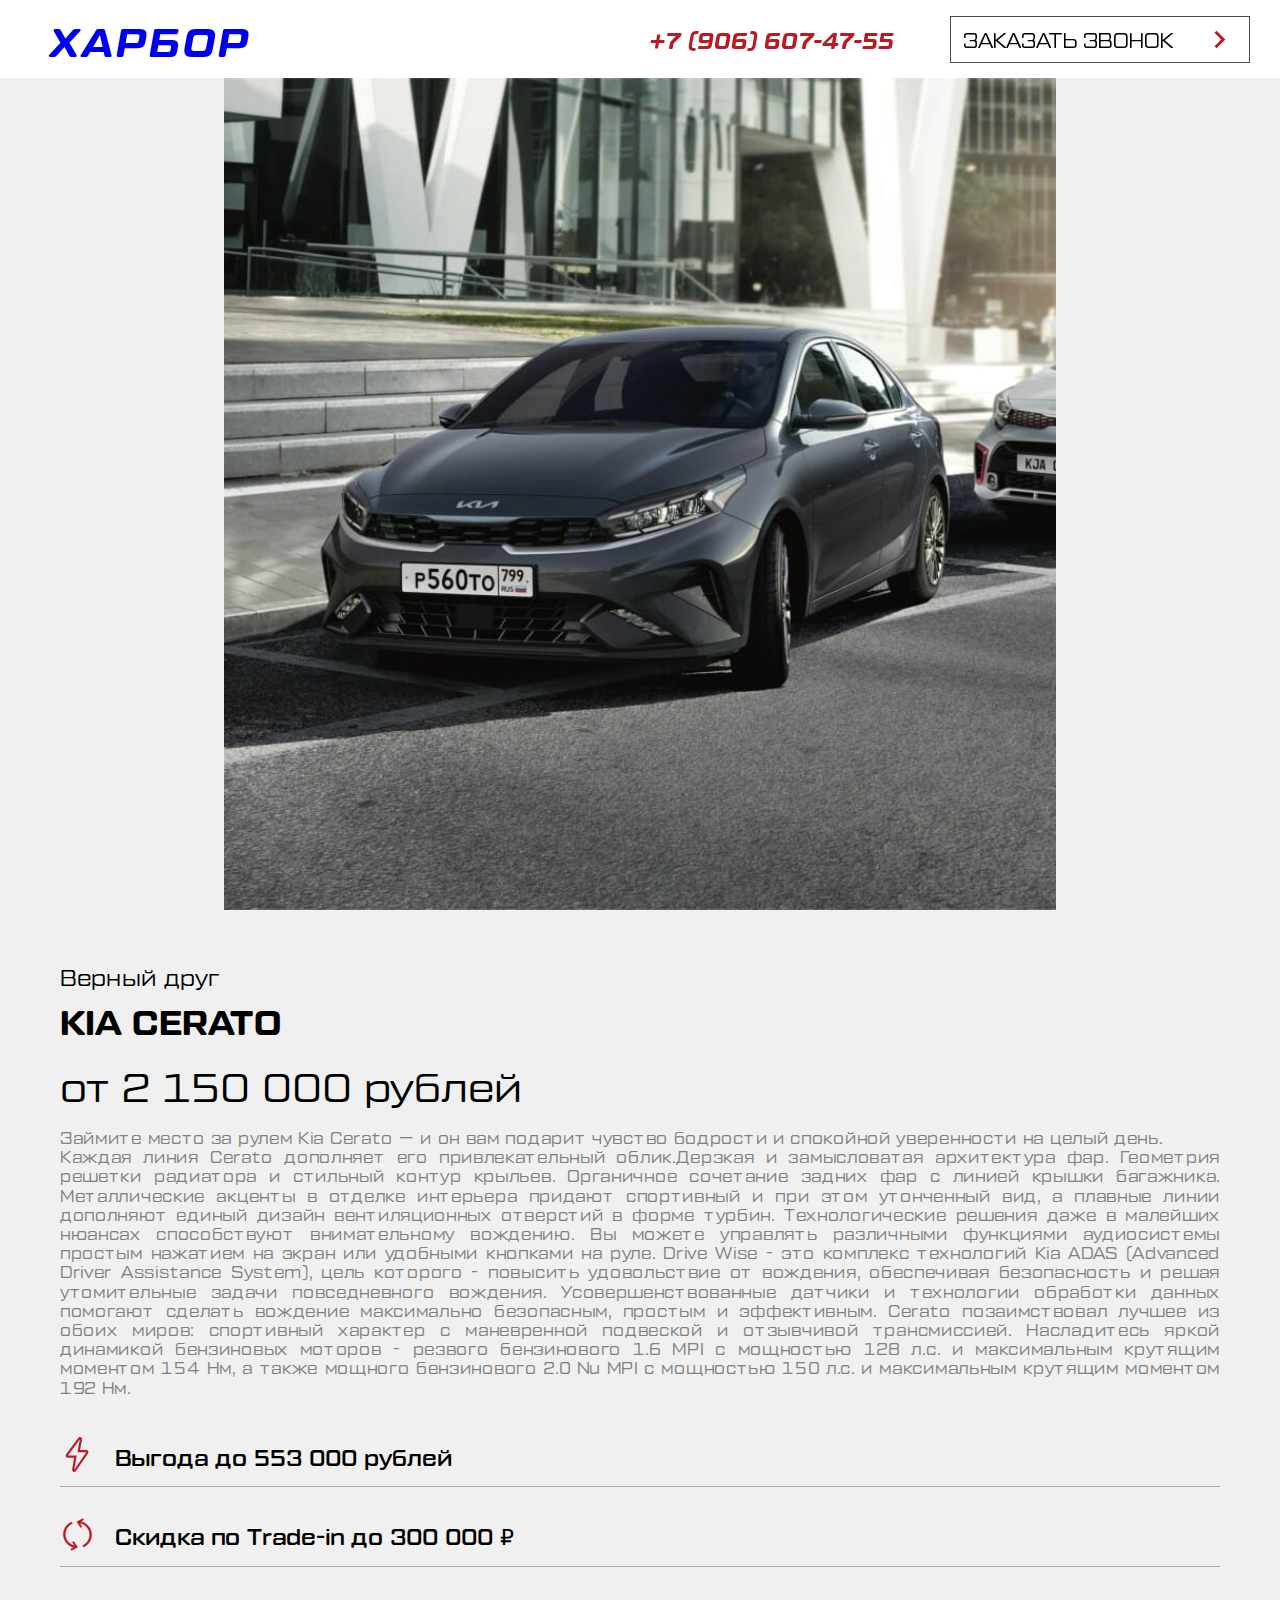
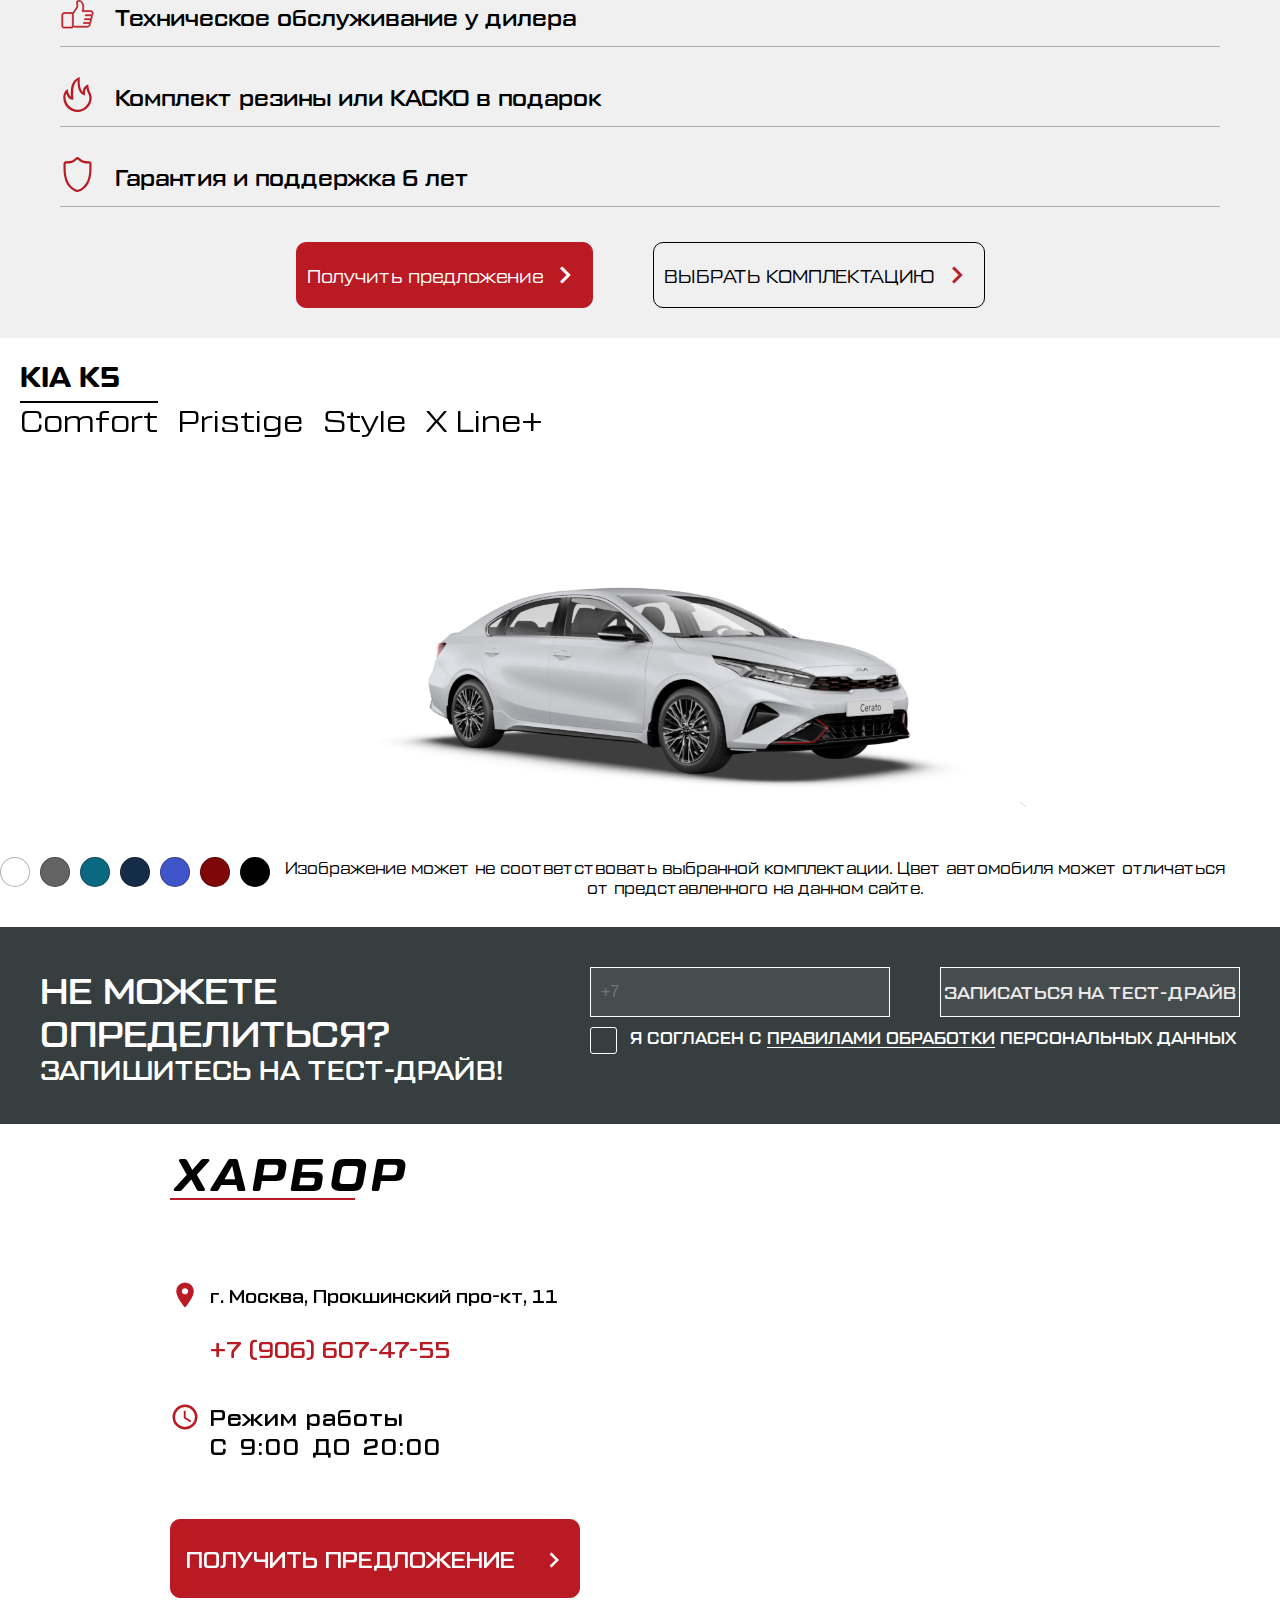
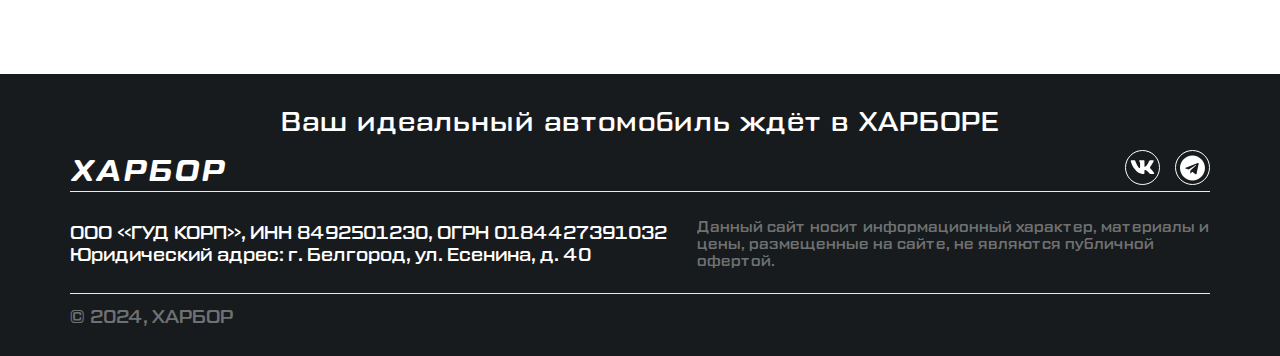
<file: html/cerato.html>
<!DOCTYPE html>
<html lang="ru">
<head>
    <meta charset="UTF-8">
    <meta name="viewport" content="width=device-width, initial-scale=1.0">
    <link rel="stylesheet" href="../css/cerato.css">
    <link href="https://fonts.googleapis.com/icon?family=Material+Icons" rel="stylesheet">
    <script src="../js/common.js" defer></script>
    <title>Автосалон Харбор</title>
</head>
<body>
    <header class="header_info">
        <div class="header_content">
            <div class="header_left_content">
                <a class="logo" href="../index.html">ХАРБОР</a>
            </div>
            <div class="header_right_content">
                <i class="material-icons address_arrow">location_on</i>
                <p class="header_right_address">г. Москва, Прокшинский про-кт, 11</p>
                <div class="header_right_line"></div>
                <p class="header_phone_number">+7 (906) 607-47-55</p>
            <button type="button" class="header_right_btn openPopupBtn">
                  <span>заказать звонок</span>
                  <i class="material-icons header_arrow" aria-hidden="true">chevron_right</i>
                </button>
            </div>
        </div>
    </header>

    <section class="main-info-block dark-block">
        <div class="img-main-info-block dark-block">
          <img src="../img/kia cerato/Photos/kia-cerato-2.jpg" class="img-main" alt="Kia Cerato в автосалоне Харбор">
        </div>
        <div class="text-main-info-block">
          <div class="title-info-block">
            <p class="temp-car-title">Верный друг</p>
            <h2 class="name">KIA CERATO</h2>
            <p class="cost">от 2 150 000 рублей</p>
            <div class="car_info">
              <p class="car-info-title">Займите место за рулем Kia Cerato — и он вам подарит чувство бодрости и спокойной уверенности на целый день.</p>
              <p class="hidden-content-text">Каждая линия Cerato дополняет его привлекательный облик.Дерзкая и замысловатая архитектура фар. Геометрия решетки радиатора и стильный контур крыльев. Органичное сочетание задних фар с линией крышки багажника.
                Металлические акценты в отделке интерьера придают спортивный и при этом утонченный вид, а плавные линии дополняют единый дизайн вентиляционных отверстий в форме турбин. Технологические решения даже в малейших нюансах способствуют внимательному вождению. Вы можете управлять различными функциями аудиосистемы простым нажатием на экран или удобными кнопками на руле.
                Drive Wise - это комплекс технологий Kia ADAS (Advanced Driver Assistance System), цель которого - повысить удовольствие от вождения, обеспечивая безопасность и решая утомительные задачи повседневного вождения. Усовершенствованные датчики и технологии обработки данных помогают сделать вождение максимально безопасным, простым и эффективным.
                Cerato позаимствовал лучшее из обоих миров: спортивный характер с маневренной подвеской и отзывчивой трансмиссией.
                Насладитесь яркой динамикой бензиновых моторов - резвого бензинового 1.6 MPI с мощностью 128 л.с. и максимальным крутящим моментом 154 Нм, а также мощного бензинового 2.0 Nu MPI с мощностью 150 л.с. и максимальным крутящим моментом 192 Нм.</p>
            </div>
        </div>
          <div class="vigod-info">
            <div class="vigod">
              <div>
                <img src="../svg/ИКОНКА МОЛНИИ КРАСНАЯ.svg" class="main-icons" alt="">
              </div>
              <div class="vigod-text">Выгода до 553 000 рублей</div>
            </div>
            <div class="vigod">
              <div>
                <img src="../svg/ИКОНКА ПОВТОРА (СТРЕЛКИ) КРАСНАЯ.svg" class="main-icons" alt="">
              </div>
              <div class="vigod-text">Скидка по Trade-in до 300 000 ₽</div>
            </div>
            <div class="vigod">
              <div>
                <img src="../svg/ИКОНКА ЛАЙК КРАСНАЯ.svg" class="main-icons" alt="">
              </div>
              <div class="vigod-text">Техническое обслуживание у дилера</div>
            </div>
            <div class="vigod">
              <div>
                <img src="../svg/ИКОНКА ОГНЯ КРАСНАЯ.svg" class="main-icons" alt="">
              </div>
              <div class="vigod-text">Комплект резины или КАСКО в подарок</div>
            </div>
            <div class="vigod">
              <div>
                <img src="../svg/ИКОНКА ЩИТ КРАСНАЯ.svg" class="main-icons" alt="">
              </div>
              <div class="vigod-text">Гарантия и поддержка 6 лет</div>
            </div>
          </div>
          <div class="block-button-main">
            <button type="button" class="offer-btn dark-btn openPopupBtn">
              <span class="btn_text">Получить предложение</span>
              <i class="material-icons white_arrow">chevron_right</i>
            </button>
            <a class="configuration-btn dark-block"  href="#selector">
              <span class="btn_text">Выбрать комплектацию</span>
              <i class="material-icons red_arrow">chevron_right</i>
            </a>
          </div>
        </div>
      </section>

      <section id="selector">
        <div class="car-selector">
            <div class="car-config">
            <span class="car-title">KIA K5</span>
                <div class="trim-levels">
                    <div class="car-variable active" onclick="selectTrim(this)">
                        <div class="trim-line"></div>
                        <a>Comfort</a>
                    </div>
                    
                    <div class="car-variable" onclick="selectTrim(this)">
                        <div class="trim-line"></div>
                        <a>Pristige</a>
                    </div>
                    
                    <div class="car-variable" onclick="selectTrim(this)">
                        <div class="trim-line"></div>
                        <a>Style</a>
                    </div>

                    <div class="car-variable" onclick="selectTrim(this)">
                        <div class="trim-line"></div>
                        <a>X Line+</a>
                    </div>
                </div>
            </div>
        </div>
            <div class="car-images">
                <div class="car-view">
                    <div>
                        <img class="car-img" src="../img/kia cerato/Models/kia-cerato-gt-line-clear-white.png" alt="Clear Pearl">
                    </div>
                    <div>
                        <img class="car-img" src="../img/kia cerato/Models/kia-cerato-gt-line-steel-gray.png" alt="Steel Gray">
                    </div>
                    <div>
                        <img class="car-img" src="../img/kia cerato/Models/kia-cerato-gt-line-neptune-blue.png" alt="Neptune Blue">
                    </div>
                    <div>
                        <img class="car-img" src="../img/kia cerato/Models/kia-cerato-gt-line-gravity-blue.png" alt="Gravity Blue">
                    </div>
                    <div>
                        <img class="car-img" src="../img/kia cerato/Models/kia-cerato-gt-line-horizon-blue.png" alt="Horizon Blue">
                    </div>
                    <div>
                        <img class="car-img" src="../img/kia cerato/Models/kia-cerato-gt-line-runway-red.png" alt="Runway Red">
                    </div>
                    <div>
                        <img class="car-img" src="../img/kia cerato/Models/kia-cerato-gt-line-black-pearl.png" alt="Black Pearl">
                    </div>
                </div>
            </div>
            <div class="options">
                <div class="color-options">
                    <div class="color-circle" style="background-color: #ffffff;" onclick="changeColor(0)"></div>
                    <div class="color-circle" style="background-color: #626362;" onclick="changeColor(1)"></div>
                    <div class="color-circle" style="background-color: #0B6881;" onclick="changeColor(2)"></div>
                    <div class="color-circle" style="background-color: #142C48;" onclick="changeColor(3)"></div>
                    <div class="color-circle" style="background-color: #4155ca;" onclick="changeColor(4)"></div>
                    <div class="color-circle" style="background-color: #7E0707;" onclick="changeColor(5)"></div>
                    <div class="color-circle" style="background-color: #000000;" onclick="changeColor(6)"></div>
                </div>
                <div class="car-disclamer-container">
                    <div class="car-disclamer">
                        <span class="disclamer">
                        Изображение может не соответствовать выбранной комплектации. 
                        Цвет автомобиля может отличаться от представленного на данном сайте.
                        </span>
                    </div>
                </div>
            </div>
    </section>

    <section class="test-drive-section">
        <div class="container-test-drive">
          <div class="flex-box-test-drive">
            <div class="test-drive-title">
              <span class="test-drive-main-title">не можете определиться?</span>
              <span class="test-drive-second-title">запишитесь на тест-драйв!</span>
            </div>
            <div class="test-drive-data">
                <form class="test-drive-form" action="#" novalidate="novalidate" method="post">
                  <div class="flex-in-form">
                      <div class="input-test-drive">
                        <input type="tel" id="phone-input" name="phone" placeholder="+7" pattern="\+7 \(\d{3}\) \d{3}-\d{2}-\d{2}" inputmode="tel" autocomplete="tel" data-phone-mask="ru" required>
                      </div>
                      <div class="submit-test-drive">
                        <input type="submit" id="submit-phone" value="записаться на тест-драйв">
                      </div>
                  </div>
                  <div class="check-box-policy-test-drive">
                    <input class="custom-checkbox" id="checkbox-policy" type="checkbox" required>
                    <label class="label-checkbox" for="checkbox-policy"></label><span id="policy">Я согласен с <a class="test-drive-policy" href="#">правилами обработки</a> персональных данных</span>
                  </div>
                </form>
            </div>
          </div>
        </div>
      </section>
      
      <section class="yandex-card">
        <div class="card-contact-info">
          <div class="contact-info-container">
            <div class="contact-title">
              <span id="title-span">харбор</span>
              <div class="contact-title-line"></div>
            </div>
            <div class="contact-info">
              <div class="contact-address-container">
                <i class="material-icons address_map_arrow">location_on</i>
                <span id="contact-address">г. Москва, Прокшинский про-кт, 11</span>
              </div>
              <div class="contact-phone-container">
                <span id="contact-phone">+7 (906) 607-47-55</span>
              </div>
              <div class="contact-operation-container">
                <div class="first-contact-operation">
                  <i class="large material-icons address_map_arrow">access_time</i>
                  <span id="contact-operation">Режим работы</span>
                </div>
                <div class="second-contact-operation">
                  <span id="operation-time">с 9:00 до 20:00</span>
                </div>
                    <div class="contact-operation-btn">
                    <button type="button" class="operation-btn openPopupBtn">
                      <span class="btn_text">ПОЛУЧИТЬ ПРЕДЛОЖЕНИЕ</span>
                      <i class="material-icons white_arrow operation">chevron_right</i>
                    </button>
                </div>
              </div>
            </div>
          </div>
        </div>
        <div class="card">
          <iframe class="card" src="https://yandex.ru/map-widget/v1/?um=constructor%3A69446b247f6868316dc992f2c14de1660b8c121d6a9e209b39ac109f6758f72d&amp;source=constructor" frameborder="0" title="Карта расположения автосалона" loading="lazy"></iframe>
        </div>
        </section>

      <footer class="footer">
        <div class="footer-container">
          <div class="footer-slogan">
            <span class="slogan">Ваш идеальный автомобиль ждёт в ХАРБОРЕ</span>
          </div>
          <div class="footer-info">
            <div class="footer-upper-info">
              <div class="footer-upper-name">
                <span class="upper-name">ХАРБОР</span>
              </div>
              <div class="footer-social-media">
                <div class="social-media">
                  <a href="https://vk.com/cloreee" target="_blank" class="social-content VK">
                    <svg class="VK-svg" aria-hidden="true" focusable="false" data-prefix="fab" data-icon="vk" role="img" xmlns="http://www.w3.org/2000/svg" viewBox="0 0 576 512" data-fa-i2svg=""><path fill="currentColor" d="M545 117.7c3.7-12.5 0-21.7-17.8-21.7h-58.9c-15 0-21.9 7.9-25.6 16.7 0 0-30 73.1-72.4 120.5-13.7 13.7-20 18.1-27.5 18.1-3.7 0-9.4-4.4-9.4-16.9V117.7c0-15-4.2-21.7-16.6-21.7h-92.6c-9.4 0-15 7-15 13.5 0 14.2 21.2 17.5 23.4 57.5v86.8c0 19-3.4 22.5-10.9 22.5-20 0-68.6-73.4-97.4-157.4-5.8-16.3-11.5-22.9-26.6-22.9H38.8c-16.8 0-20.2 7.9-20.2 16.7 0 15.6 20 93.1 93.1 195.5C160.4 378.1 229 416 291.4 416c37.5 0 42.1-8.4 42.1-22.9 0-66.8-3.4-73.1 15.4-73.1 8.7 0 23.7 4.4 58.7 38.1 40 40 46.6 57.9 69 57.9h58.9c16.8 0 25.3-8.4 20.4-25-11.2-34.9-86.9-106.7-90.3-111.5-8.7-11.2-6.2-16.2 0-26.2.1-.1 72-101.3 79.4-135.6z"></path></svg>
                  </a>
                </div>
                <div class="social-media">
                  <a href="https://t.me/Sharshoooe" target="_blank"  class="social-content TG">
                    <svg class="TG-svg" aria-hidden="true" focusable="false" data-prefix="fab" data-icon="telegram" role="img" xmlns="http://www.w3.org/2000/svg" viewBox="0 0 496 512" data-fa-i2svg=""><path fill="currentColor" d="M248 8C111 8 0 119 0 256s111 248 248 248 248-111 248-248S385 8 248 8zm121.8 169.9l-40.7 191.8c-3 13.6-11.1 16.9-22.4 10.5l-62-45.7-29.9 28.8c-3.3 3.3-6.1 6.1-12.5 6.1l4.4-63.1 114.9-103.8c5-4.4-1.1-6.9-7.7-2.5l-142 89.4-61.2-19.1c-13.3-4.2-13.6-13.3 2.8-19.7l239.1-92.2c11.1-4 20.8 2.7 17.2 19.5z"></path></svg>
                  </a>
                </div>
              </div>
            </div>
            <div class="footer-upper-line"></div>
            <div class="footer-mid-info">
              <div class="footer-mid-left-info">
                <div class="mid-left-info">
                  <span class="left-first-info">ооо «гуд корп», инн 8492501230, огрн 0184427391032</span>
                  <span class="left-second-info">Юридический адрес: г. Белгород, ул. Есенина, д. 40</span>
                </div>
              </div>
              <div class="mid-right-info">
                <span class="right-info">Данный сайт носит информационный характер, материалы и цены, размещенные на сайте, не являются публичной офертой.</span>
              </div>
            </div>
            <div class="footer-down-line"></div>
            <div class="footer-down-info">
              <span class="down-info">© 2024, харбор</span>
            </div>
          </div>
        </div>
      </footer>

      <div class="overlay" id="popupOverlay">
        <div class="popup">
            <button class="close-btn" id="closePopupBtn">×</button>
            <h2>Заявка на предложение</h2>
            <form id="applicationForm">
                <input type="text" name="customer_name" placeholder="Имя" autocomplete="name" required>
                <input type="tel" name="customer_phone" placeholder="+7" pattern="\+7 \(\d{3}\) \d{3}-\d{2}-\d{2}" inputmode="tel" autocomplete="tel" data-phone-mask="ru" required>
                <label class="overlay-text">
                  <input type="checkbox" name="policy_agreement" value="agree" required>
                  Я согласен с <a href="https://chery-msk.ru/politika/"  target="_blank">правилами обработки персональных данных</a>
                </label>
                <button type="submit">Отправить</button>
            </form>
            <div id="notification" class="notification" role="status" aria-live="polite"></div>
        </div>
    </div>

    <script>
        function selectTrim(selectedOption) {
          // Удалить 'active' класс со всех вариантов
          const allTrimOptions = document.querySelectorAll('.car-variable');
          allTrimOptions.forEach(option => option.classList.remove('active'));
        
          // Добавить 'active' класс на выбранный вариант
          selectedOption.classList.add('active');
        }
                
        function changeColor(index) {
            const slider = document.querySelector('.car-view');
        
          // Устанавливаем смещение слайдера в зависимости от выбранного индекса
          slider.style.transform = `translateX(-${index * 100}%)`;
        };
    </script>
</body>
</html>
</file>
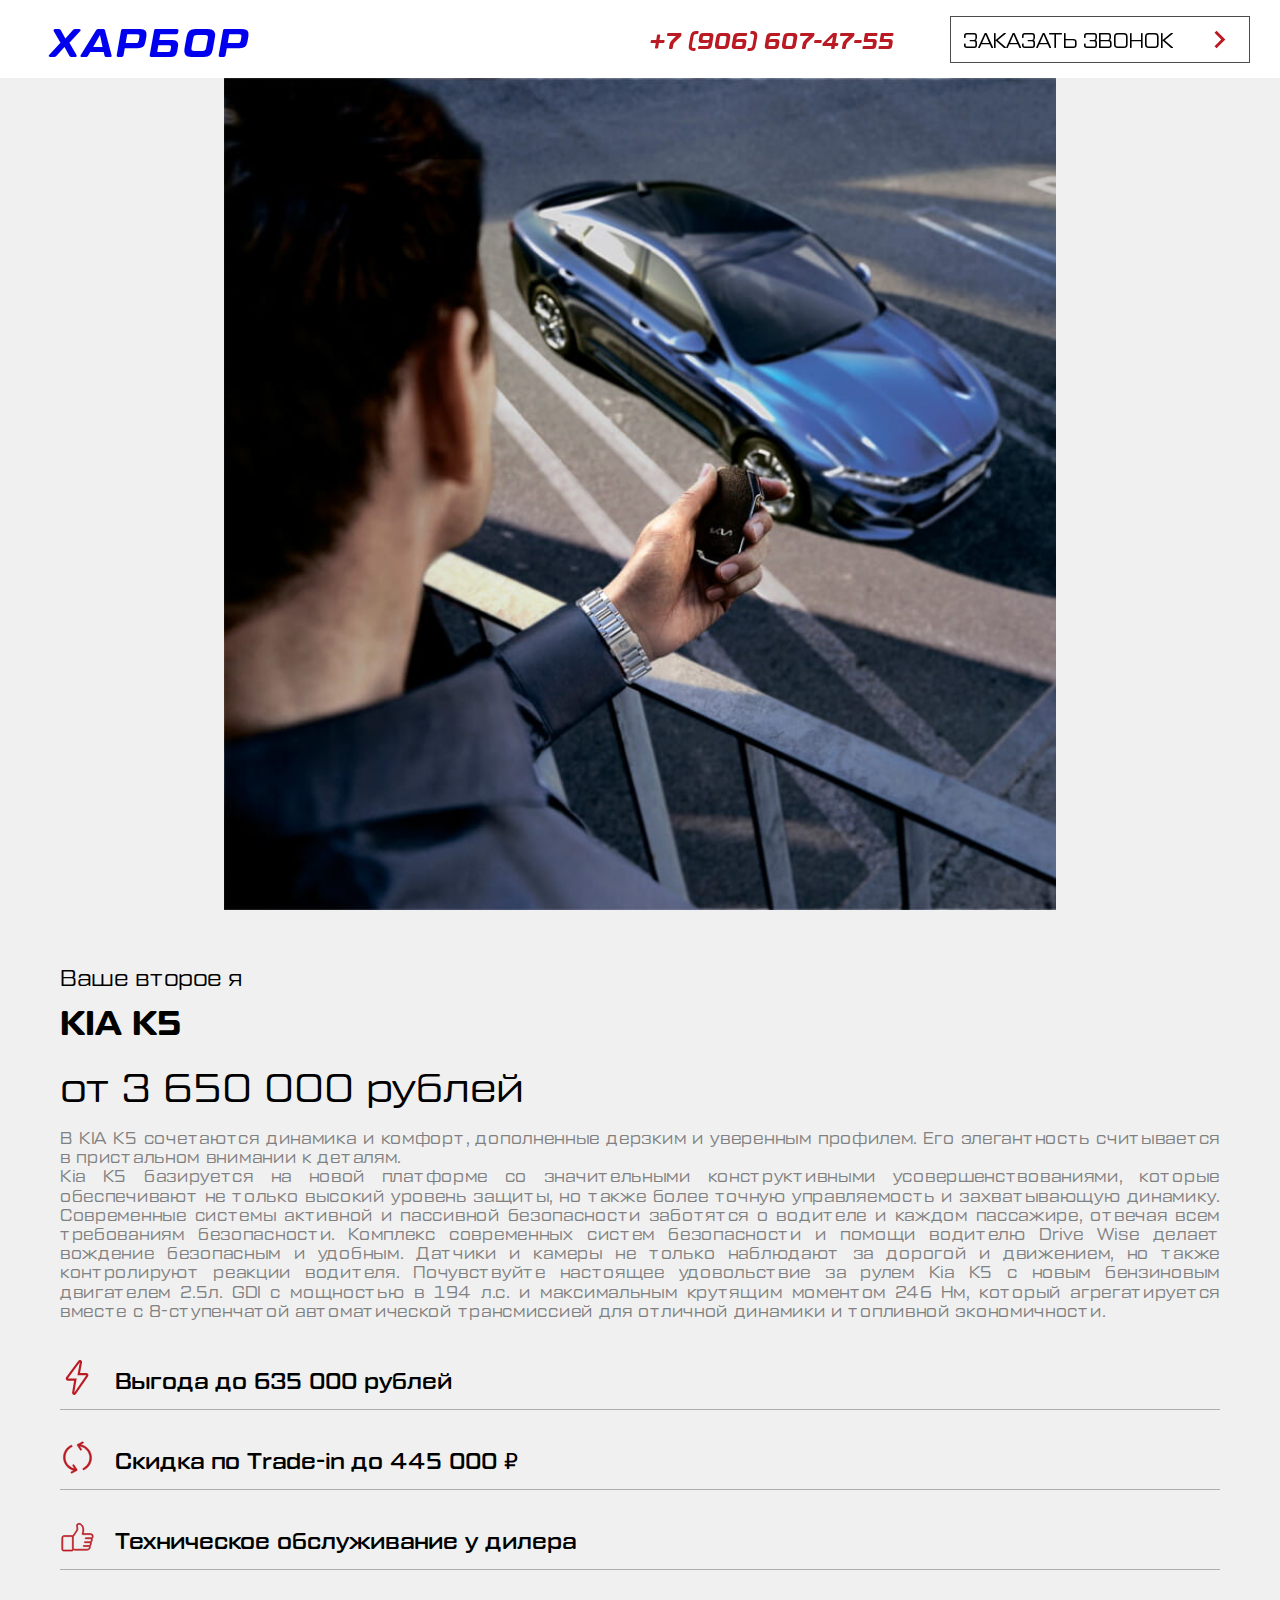
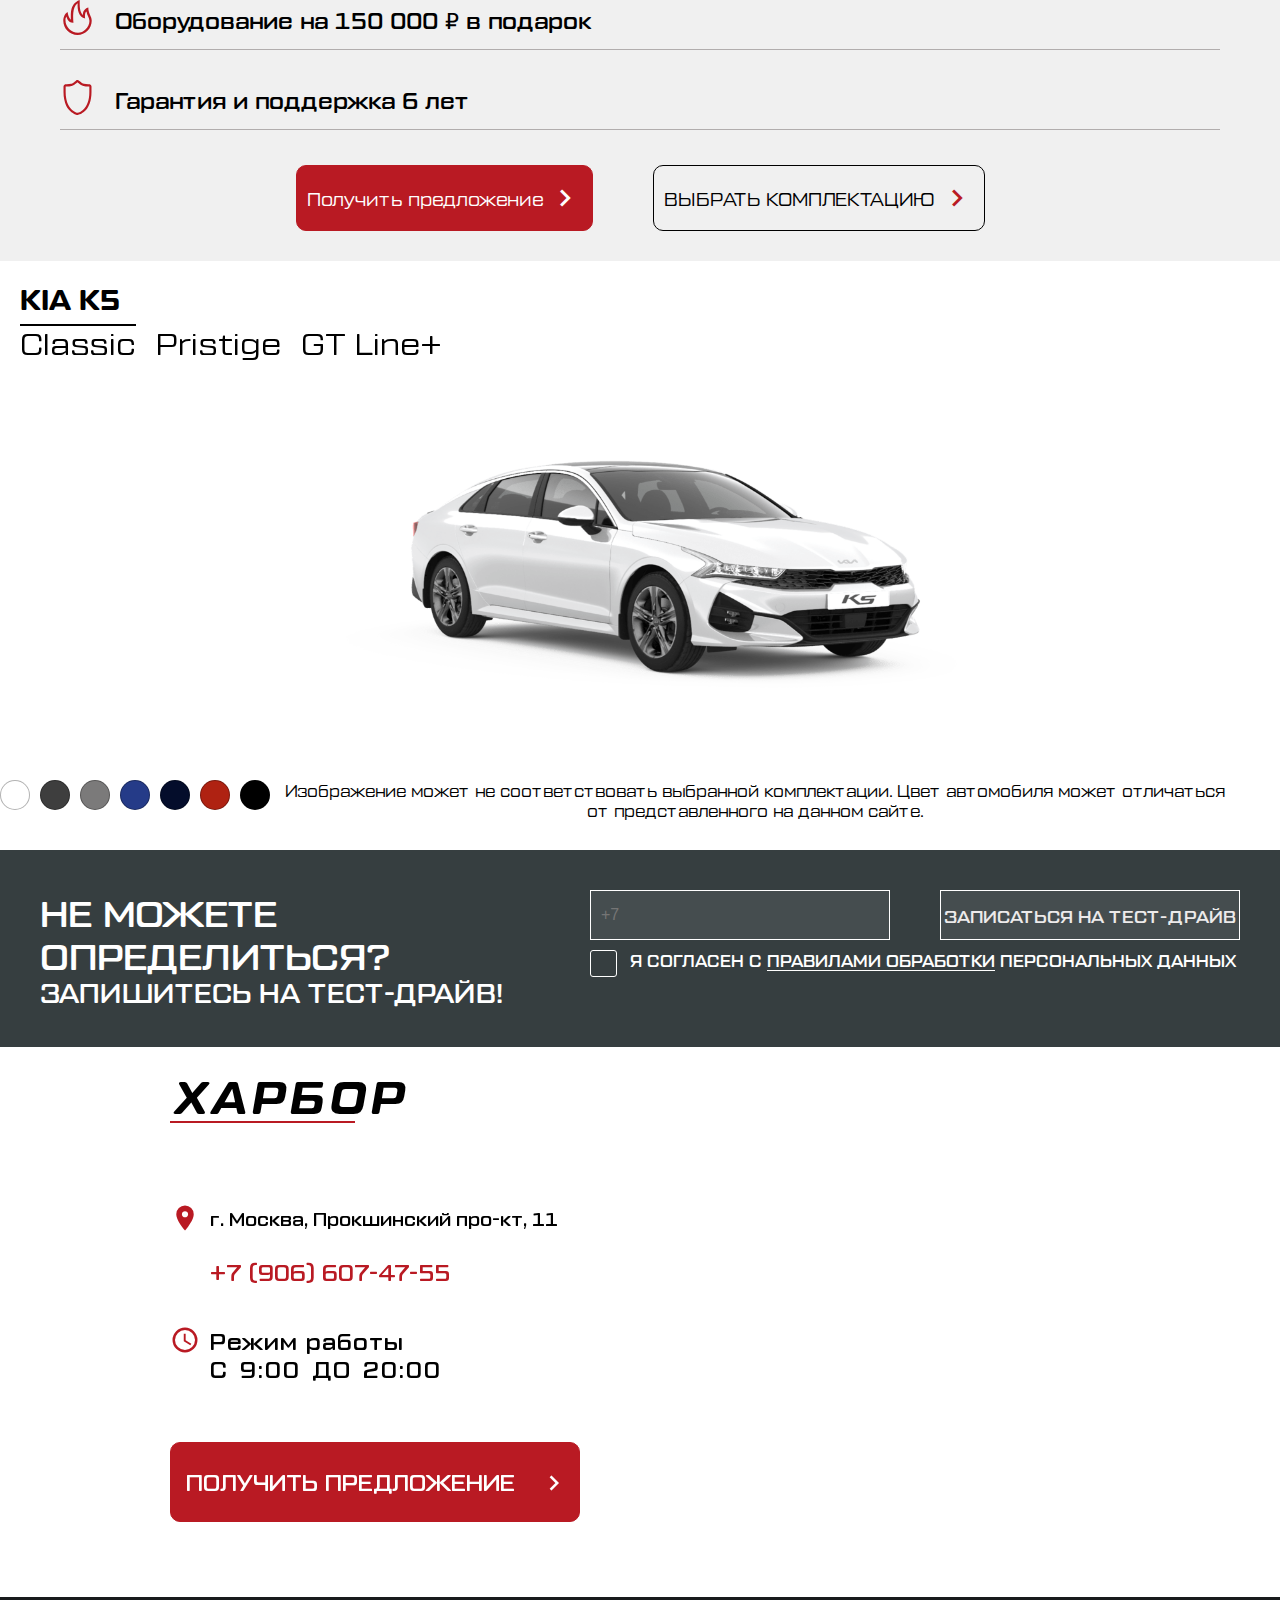
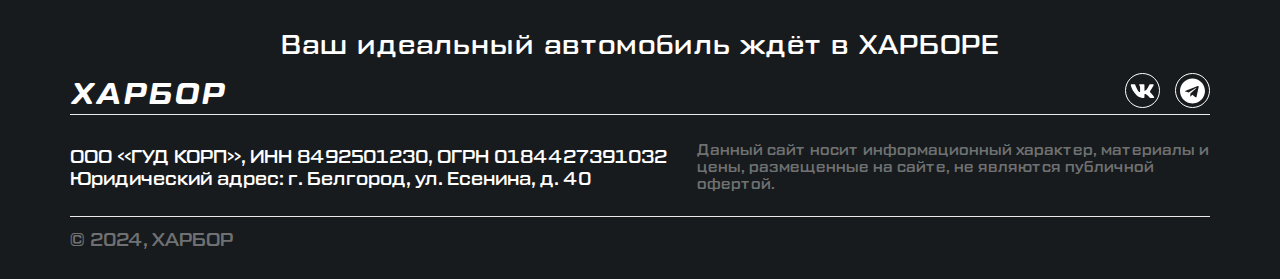
<file: html/k5.html>
<!DOCTYPE html>
<html lang="ru">
<head>
    <meta charset="UTF-8">
    <meta name="viewport" content="width=device-width, initial-scale=1.0">
    <link rel="stylesheet" href="../css/k5.css">
    <link href="https://fonts.googleapis.com/icon?family=Material+Icons" rel="stylesheet">
    <script src="../js/common.js" defer></script>
    <title>Автосалон Харбор</title>
</head>
<body>
    <header class="header_info">
        <div class="header_content">
            <div class="header_left_content">
                <a class="logo" href="../index.html">ХАРБОР</a>
            </div>
            <div class="header_right_content">
                <i class="material-icons address_arrow">location_on</i>
                <p class="header_right_address">г. Москва, Прокшинский про-кт, 11</p>
                <div class="header_right_line"></div>
                <p class="header_phone_number">+7 (906) 607-47-55</p>
            <button type="button" class="header_right_btn openPopupBtn">
                  <span>заказать звонок</span>
                  <i class="material-icons header_arrow" aria-hidden="true">chevron_right</i>
                </button>
            </div>
        </div>
    </header>

    <section class="main-info-block">
        <div class="img-main-info-block">
          <img src="../img/kia k5/Photos/kia-k5-2.jpg" class="img-main" alt="Kia K5 в автосалоне Харбор">
        </div>
        <div class="text-main-info-block">
          <div class="title-info-block">
            <p class="temp-car-title">Ваше второе я</p>
            <h2 class="name">KIA K5</h2>
            <p class="cost">от 3 650 000 рублей</p>
            <div class="car_info">
              <p class="car-info-title">В KIA K5 сочетаются динамика и комфорт, дополненные дерзким и уверенным профилем. Его элегантность считывается в пристальном внимании к деталям.</p>
              <p class="hidden-content-text">Kia K5 базируется на новой платформе со значительными конструктивными усовершенствованиями, которые обеспечивают не только высокий уровень защиты, но также более точную управляемость и захватывающую динамику. Современные системы активной и пассивной безопасности заботятся о водителе и каждом пассажире, отвечая всем требованиям безопасности.
                Комплекс современных систем безопасности и помощи водителю Drive Wise делает вождение безопасным и удобным. Датчики и камеры не только наблюдают за дорогой и движением, но также контролируют реакции водителя.
                Почувствуйте настоящее удовольствие за рулем Kia К5 с новым бензиновым двигателем 2.5л. GDI с мощностью в 194 л.с. и максимальным крутящим моментом 246 Нм, который агрегатируется вместе с 8-ступенчатой автоматической трансмиссией для отличной динамики и топливной экономичности.</p>
            </div>
        </div>
          <div class="vigod-info">
            <div class="vigod">
              <div>
                <img src="../svg/ИКОНКА МОЛНИИ КРАСНАЯ.svg" class="main-icons" alt="">
              </div>
              <div class="vigod-text">Выгода до 635 000 рублей</div>
            </div>
            <div class="vigod">
              <div>
                <img src="../svg/ИКОНКА ПОВТОРА (СТРЕЛКИ) КРАСНАЯ.svg" class="main-icons" alt="">
              </div>
              <div class="vigod-text">Скидка по Trade-in до 445 000 ₽</div>
            </div>
            <div class="vigod">
              <div>
                <img src="../svg/ИКОНКА ЛАЙК КРАСНАЯ.svg" class="main-icons" alt="">
              </div>
              <div class="vigod-text">Техническое обслуживание у дилера</div>
            </div>
            <div class="vigod">
              <div>
                <img src="../svg/ИКОНКА ОГНЯ КРАСНАЯ.svg" class="main-icons" alt="">
              </div>
              <div class="vigod-text">Оборудование на 150 000 ₽ в подарок</div>
            </div>
            <div class="vigod">
              <div>
                <img src="../svg/ИКОНКА ЩИТ КРАСНАЯ.svg" class="main-icons" alt="">
              </div>
              <div class="vigod-text">Гарантия и поддержка 6 лет</div>
            </div>
          </div>
          <div class="block-button-main">
            <button type="button" class="offer-btn openPopupBtn">
              <span class="btn_text">Получить предложение</span>
              <i class="material-icons white_arrow">chevron_right</i>
            </button>
            <a class="configuration-btn"  href="#selector">
              <span class="btn_text">Выбрать комплектацию</span>
              <i class="material-icons red_arrow">chevron_right</i>
            </a>
          </div>
        </div>
      </section>

      <section id="selector">
        <div class="car-selector">
            <div class="car-config">
            <span class="car-title">KIA K5</span>
                <div class="trim-levels">
                    <div class="car-variable active" onclick="selectTrim(this)">
                        <div class="trim-line"></div>
                        <a>Classic</a>
                    </div>
                    
                    <div class="car-variable" onclick="selectTrim(this)">
                        <div class="trim-line"></div>
                        <a>Pristige</a>
                    </div>
                    
                    <div class="car-variable" onclick="selectTrim(this)">
                        <div class="trim-line"></div>
                        <a>GT Line+</a>
                    </div>
                </div>
            </div>
        </div>
            <div class="car-images">
                <div class="car-view">
                    <div>
                        <img class="car-img" src="../img/kia k5/Models/kia-k5-gt-line-white-pearl.png" alt="White Pearl">
                    </div>
                    <div>
                        <img class="car-img" src="../img/kia k5/Models/kia-k5-gt-line-interstellar-gray.png" alt="Interstellar Gray">
                    </div>
                    <div>
                        <img class="car-img" src="../img/kia k5/Models/kia-k5-gt-line-steel-gray.png" alt="Steel Gray">
                    </div>
                    <div>
                        <img class="car-img" src="../img/kia k5/Models/kia-k5-gt-line-yacht-blue.png" alt="Yacht Blue">
                    </div>
                    <div>
                        <img class="car-img" src="../img/kia k5/Models/kia-k5-gt-line-gravity-blue.png" alt="Gravity Blue">
                    </div>
                    <div>
                        <img class="car-img" src="../img/kia k5/Models/kia-k5-gt-line-runway-red.png" alt="Runway Red">
                    </div>
                    <div>
                        <img class="car-img" src="../img/kia k5/Models/kia-k5-gt-line-black-pearl.png" alt="Black Pearl">
                    </div>
                </div>
            </div>
            <div class="options">
                <div class="color-options">
                    <div class="color-circle" style="background-color: #ffffff;" onclick="changeColor(0)"></div>
                    <div class="color-circle" style="background-color: #3E3E3E;" onclick="changeColor(1)"></div>
                    <div class="color-circle" style="background-color: #7B7A7A;" onclick="changeColor(2)"></div>
                    <div class="color-circle" style="background-color: #253B88;" onclick="changeColor(3)"></div>
                    <div class="color-circle" style="background-color: #040d2b;" onclick="changeColor(4)"></div>
                    <div class="color-circle" style="background-color: #af2212;" onclick="changeColor(5)"></div>
                    <div class="color-circle" style="background-color: #000000;" onclick="changeColor(6)"></div>
                </div>
                <div class="car-disclamer-container">
                    <div class="car-disclamer">
                        <span class="disclamer">
                        Изображение может не соответствовать выбранной комплектации. 
                        Цвет автомобиля может отличаться от представленного на данном сайте.
                        </span>
                    </div>
                </div>
            </div>
    </section>

    <section class="test-drive-section">
        <div class="container-test-drive">
          <div class="flex-box-test-drive">
            <div class="test-drive-title">
              <span class="test-drive-main-title">не можете определиться?</span>
              <span class="test-drive-second-title">запишитесь на тест-драйв!</span>
            </div>
            <div class="test-drive-data">
                <form class="test-drive-form" action="#" novalidate="novalidate" method="post">
                  <div class="flex-in-form">
                      <div class="input-test-drive">
                        <input type="tel" id="phone-input" name="phone" placeholder="+7" pattern="\+7 \(\d{3}\) \d{3}-\d{2}-\d{2}" inputmode="tel" autocomplete="tel" data-phone-mask="ru" required>
                      </div>
                      <div class="submit-test-drive">
                        <input type="submit" id="submit-phone" value="записаться на тест-драйв">
                      </div>
                  </div>
                  <div class="check-box-policy-test-drive">
                    <input class="custom-checkbox" id="checkbox-policy" type="checkbox" required>
                    <label class="label-checkbox" for="checkbox-policy"></label><span id="policy">Я согласен с <a class="test-drive-policy" href="#">правилами обработки</a> персональных данных</span>
                  </div>
                </form>
            </div>
          </div>
        </div>
      </section>
      
      <section class="yandex-card">
        <div class="card-contact-info">
          <div class="contact-info-container">
            <div class="contact-title">
              <span id="title-span">харбор</span>
              <div class="contact-title-line"></div>
            </div>
            <div class="contact-info">
              <div class="contact-address-container">
                <i class="material-icons address_map_arrow">location_on</i>
                <span id="contact-address">г. Москва, Прокшинский про-кт, 11</span>
              </div>
              <div class="contact-phone-container">
                <span id="contact-phone">+7 (906) 607-47-55</span>
              </div>
              <div class="contact-operation-container">
                <div class="first-contact-operation">
                  <i class="large material-icons address_map_arrow">access_time</i>
                  <span id="contact-operation">Режим работы</span>
                </div>
                <div class="second-contact-operation">
                  <span id="operation-time">с 9:00 до 20:00</span>
                </div>
                    <div class="contact-operation-btn">
                    <button type="button" class="operation-btn openPopupBtn">
                      <span class="btn_text">ПОЛУЧИТЬ ПРЕДЛОЖЕНИЕ</span>
                      <i class="material-icons white_arrow operation">chevron_right</i>
                    </button>
                </div>
              </div>
            </div>
          </div>
        </div>
        <div class="card">
          <iframe class="card" src="https://yandex.ru/map-widget/v1/?um=constructor%3A69446b247f6868316dc992f2c14de1660b8c121d6a9e209b39ac109f6758f72d&amp;source=constructor" frameborder="0" title="Карта расположения автосалона" loading="lazy"></iframe>
        </div>
        </section>

      <footer class="footer">
        <div class="footer-container">
          <div class="footer-slogan">
            <span class="slogan">Ваш идеальный автомобиль ждёт в ХАРБОРЕ</span>
          </div>
          <div class="footer-info">
            <div class="footer-upper-info">
              <div class="footer-upper-name">
                <span class="upper-name">ХАРБОР</span>
              </div>
              <div class="footer-social-media">
                <div class="social-media">
                  <a href="https://vk.com/cloreee" target="_blank" class="social-content VK">
                    <svg class="VK-svg" aria-hidden="true" focusable="false" data-prefix="fab" data-icon="vk" role="img" xmlns="http://www.w3.org/2000/svg" viewBox="0 0 576 512" data-fa-i2svg=""><path fill="currentColor" d="M545 117.7c3.7-12.5 0-21.7-17.8-21.7h-58.9c-15 0-21.9 7.9-25.6 16.7 0 0-30 73.1-72.4 120.5-13.7 13.7-20 18.1-27.5 18.1-3.7 0-9.4-4.4-9.4-16.9V117.7c0-15-4.2-21.7-16.6-21.7h-92.6c-9.4 0-15 7-15 13.5 0 14.2 21.2 17.5 23.4 57.5v86.8c0 19-3.4 22.5-10.9 22.5-20 0-68.6-73.4-97.4-157.4-5.8-16.3-11.5-22.9-26.6-22.9H38.8c-16.8 0-20.2 7.9-20.2 16.7 0 15.6 20 93.1 93.1 195.5C160.4 378.1 229 416 291.4 416c37.5 0 42.1-8.4 42.1-22.9 0-66.8-3.4-73.1 15.4-73.1 8.7 0 23.7 4.4 58.7 38.1 40 40 46.6 57.9 69 57.9h58.9c16.8 0 25.3-8.4 20.4-25-11.2-34.9-86.9-106.7-90.3-111.5-8.7-11.2-6.2-16.2 0-26.2.1-.1 72-101.3 79.4-135.6z"></path></svg>
                  </a>
                </div>
                <div class="social-media">
                  <a href="https://t.me/Sharshoooe" target="_blank"  class="social-content TG">
                    <svg class="TG-svg" aria-hidden="true" focusable="false" data-prefix="fab" data-icon="telegram" role="img" xmlns="http://www.w3.org/2000/svg" viewBox="0 0 496 512" data-fa-i2svg=""><path fill="currentColor" d="M248 8C111 8 0 119 0 256s111 248 248 248 248-111 248-248S385 8 248 8zm121.8 169.9l-40.7 191.8c-3 13.6-11.1 16.9-22.4 10.5l-62-45.7-29.9 28.8c-3.3 3.3-6.1 6.1-12.5 6.1l4.4-63.1 114.9-103.8c5-4.4-1.1-6.9-7.7-2.5l-142 89.4-61.2-19.1c-13.3-4.2-13.6-13.3 2.8-19.7l239.1-92.2c11.1-4 20.8 2.7 17.2 19.5z"></path></svg>
                  </a>
                </div>
              </div>
            </div>
            <div class="footer-upper-line"></div>
            <div class="footer-mid-info">
              <div class="footer-mid-left-info">
                <div class="mid-left-info">
                  <span class="left-first-info">ооо «гуд корп», инн 8492501230, огрн 0184427391032</span>
                  <span class="left-second-info">Юридический адрес: г. Белгород, ул. Есенина, д. 40</span>
                </div>
              </div>
              <div class="mid-right-info">
                <span class="right-info">Данный сайт носит информационный характер, материалы и цены, размещенные на сайте, не являются публичной офертой.</span>
              </div>
            </div>
            <div class="footer-down-line"></div>
            <div class="footer-down-info">
              <span class="down-info">© 2024, харбор</span>
            </div>
          </div>
        </div>
      </footer>

      <div class="overlay" id="popupOverlay">
        <div class="popup">
            <button class="close-btn" id="closePopupBtn">×</button>
            <h2>Заявка на предложение</h2>
            <form id="applicationForm">
                <input type="text" name="customer_name" placeholder="Имя" autocomplete="name" required>
                <input type="tel" name="customer_phone" placeholder="+7" pattern="\+7 \(\d{3}\) \d{3}-\d{2}-\d{2}" inputmode="tel" autocomplete="tel" data-phone-mask="ru" required>
                <label class="overlay-text">
                  <input type="checkbox" name="policy_agreement" value="agree" required>
                  Я согласен с <a href="https://chery-msk.ru/politika/"  target="_blank">правилами обработки персональных данных</a>
                </label>
                <button type="submit">Отправить</button>
            </form>
            <div id="notification" class="notification" role="status" aria-live="polite"></div>
        </div>
    </div>

    
    <script>
        function selectTrim(selectedOption) {
          // Удалить 'active' класс со всех вариантов
          const allTrimOptions = document.querySelectorAll('.car-variable');
          allTrimOptions.forEach(option => option.classList.remove('active'));
        
          // Добавить 'active' класс на выбранный вариант
          selectedOption.classList.add('active');
        }
                
        function changeColor(index) {
            const slider = document.querySelector('.car-view');
        
          // Устанавливаем смещение слайдера в зависимости от выбранного индекса
          slider.style.transform = `translateX(-${index * 100}%)`;
        };
    </script>
</body>
</html>
</file>
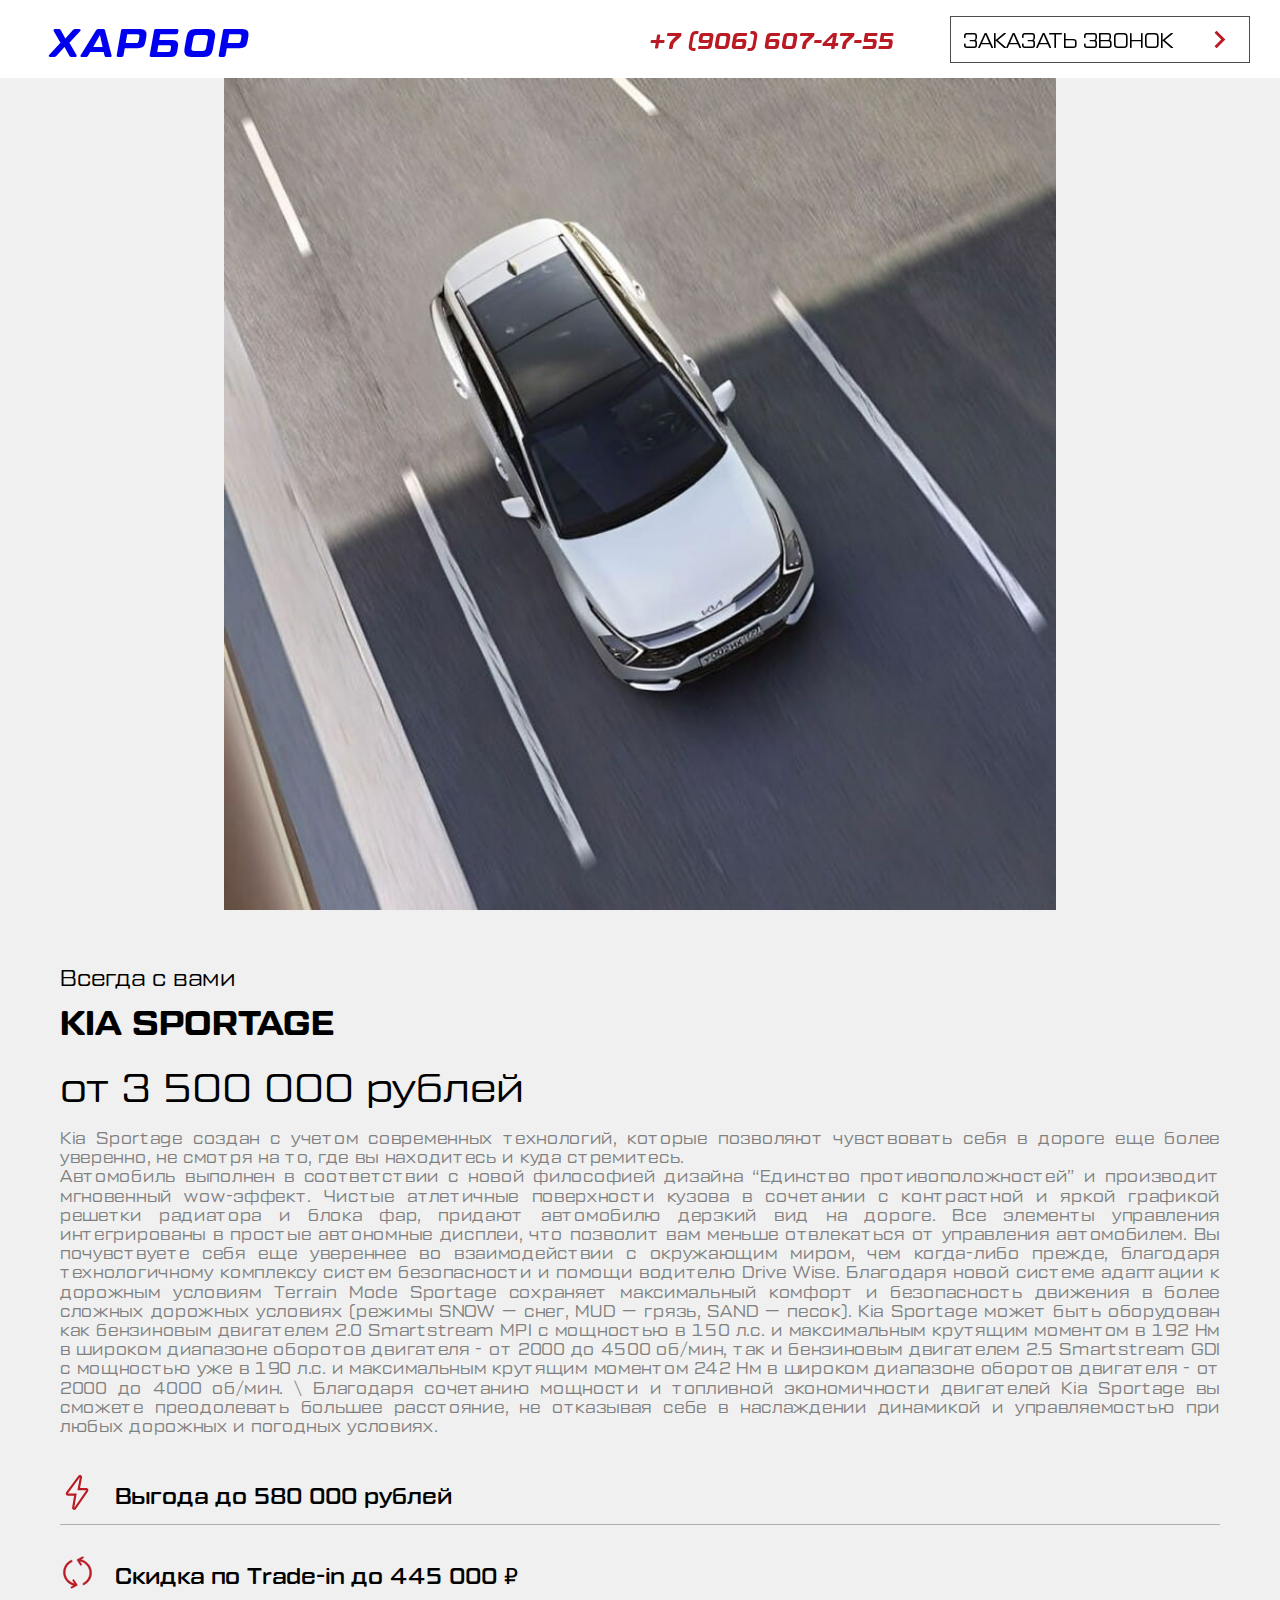
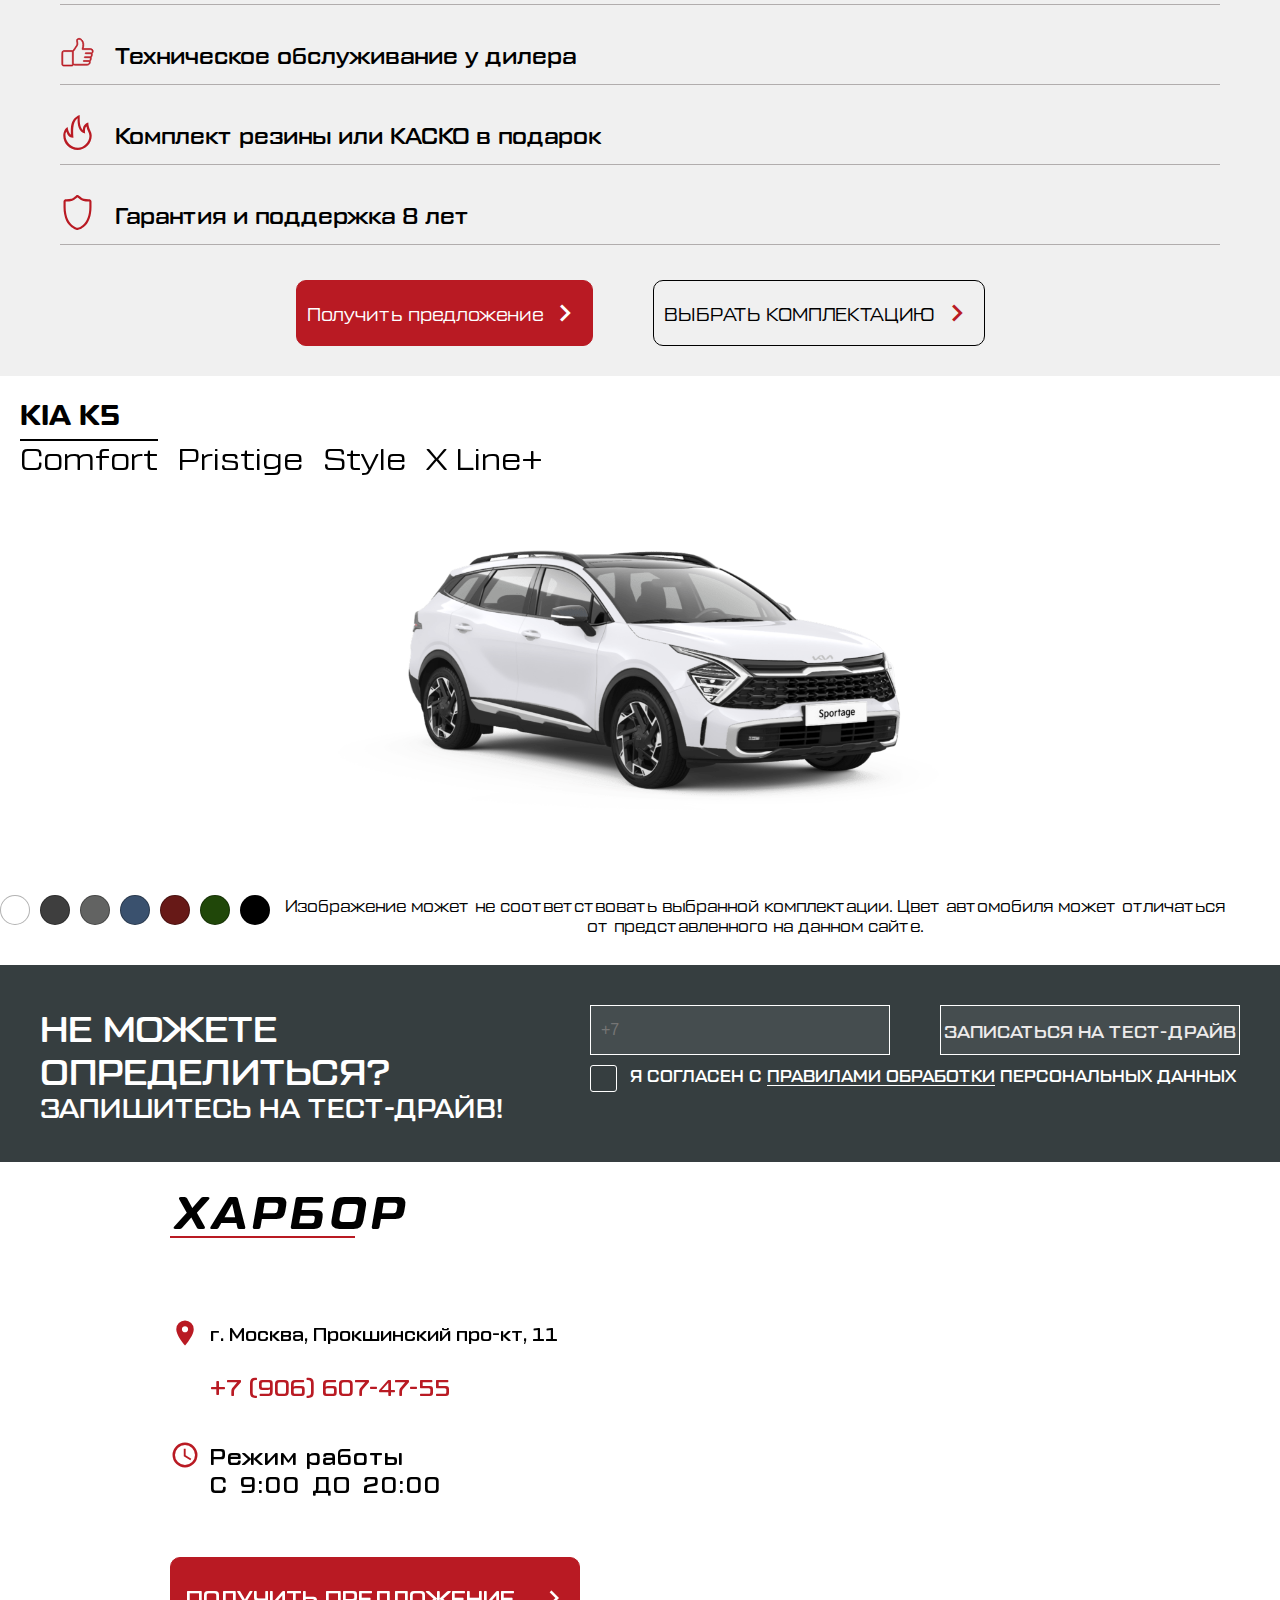
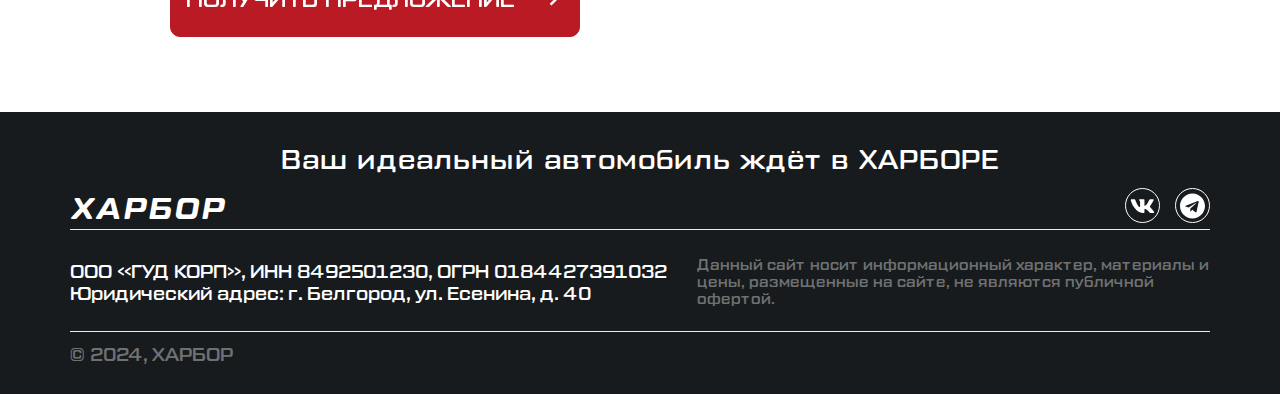
<file: html/sportage.html>
<!DOCTYPE html>
<html lang="ru">
<head>
    <meta charset="UTF-8">
    <meta name="viewport" content="width=device-width, initial-scale=1.0">
    <link rel="stylesheet" href="../css/sportage.css">
    <link href="https://fonts.googleapis.com/icon?family=Material+Icons" rel="stylesheet">
    <script src="../js/common.js" defer></script>
    <title>Автосалон Харбор</title>
</head>
<body>
    <header class="header_info">
        <div class="header_content">
            <div class="header_left_content">
                <a class="logo" href="../index.html">ХАРБОР</a>
            </div>
            <div class="header_right_content">
                <i class="material-icons address_arrow">location_on</i>
                <p class="header_right_address">г. Москва, Прокшинский про-кт, 11</p>
                <div class="header_right_line"></div>
                <p class="header_phone_number">+7 (906) 607-47-55</p>
            <button type="button" class="header_right_btn openPopupBtn">
                  <span>заказать звонок</span>
                  <i class="material-icons header_arrow" aria-hidden="true">chevron_right</i>
                </button>
            </div>
        </div>
    </header>

    <section class="main-info-block">
        <div class="img-main-info-block">
          <img src="../img/kia sportage/Photos/kia-sportage-2.jpg" class="img-main" alt="Kia Sportage в автосалоне Харбор">
        </div>
        <div class="text-main-info-block">
          <div class="title-info-block">
            <p class="temp-car-title">Всегда с вами</p>
            <h2 class="name">KIA SPORTAGE</h2>
            <p class="cost">от 3 500 000 рублей</p>
            <div class="car_info">
              <p class="car-info-title">Kia Sportage создан с учетом современных технологий, которые позволяют чувствовать себя в дороге еще более уверенно, не смотря на то, где вы находитесь и куда стремитесь.</p>
              <p class="hidden-content-text">Автомобиль выполнен в соответствии с новой философией дизайна “Единство противоположностей” и производит мгновенный wow-эффект. Чистые атлетичные поверхности кузова в сочетании с контрастной и яркой графикой решетки радиатора и блока фар, придают автомобилю дерзкий вид на дороге.
                Все элементы управления интегрированы в простые автономные дисплеи, что позволит вам меньше отвлекаться от управления автомобилем.
                Вы почувствуете себя еще увереннее во взаимодействии с окружающим миром, чем когда-либо прежде, благодаря технологичному комплексу систем безопасности и помощи водителю Drive Wise. Благодаря новой системе адаптации к дорожным условиям Terrain Mode Sportage сохраняет максимальный комфорт и 
                безопасность движения в более сложных дорожных условиях (режимы SNOW — снег, MUD — грязь, SAND — песок).
                Kia Sportage может быть оборудован как бензиновым двигателем 2.0 Smartstream MPI с мощностью в 150 л.с. и максимальным крутящим моментом в 192 Нм в широком диапазоне оборотов двигателя - от 2000 до 4500 об/мин, 
                так и бензиновым двигателем 2.5 Smartstream GDI с мощностью уже в 190 л.с. и максимальным крутящим моментом 242 Нм в широком диапазоне оборотов двигателя - от 2000 до 4000 об/мин. \
                Благодаря сочетанию мощности и топливной экономичности двигателей Kia Sportage вы сможете преодолевать большее расстояние, не отказывая себе в наслаждении динамикой и управляемостью при любых дорожных и погодных условиях. </p>
            </div>
        </div>
          <div class="vigod-info">
            <div class="vigod">
              <div>
                <img src="../svg/ИКОНКА МОЛНИИ КРАСНАЯ.svg" class="main-icons" alt="">
              </div>
              <div class="vigod-text">Выгода до 580 000 рублей</div>
            </div>
            <div class="vigod">
              <div>
                <img src="../svg/ИКОНКА ПОВТОРА (СТРЕЛКИ) КРАСНАЯ.svg" class="main-icons" alt="">
              </div>
              <div class="vigod-text">Скидка по Trade-in до 445 000 ₽</div>
            </div>
            <div class="vigod">
              <div>
                <img src="../svg/ИКОНКА ЛАЙК КРАСНАЯ.svg" class="main-icons" alt="">
              </div>
              <div class="vigod-text">Техническое обслуживание у дилера</div>
            </div>
            <div class="vigod">
              <div>
                <img src="../svg/ИКОНКА ОГНЯ КРАСНАЯ.svg" class="main-icons" alt="">
              </div>
              <div class="vigod-text">Комплект резины или КАСКО в подарок</div>
            </div>
            <div class="vigod">
              <div>
                <img src="../svg/ИКОНКА ЩИТ КРАСНАЯ.svg" class="main-icons" alt="">
              </div>
              <div class="vigod-text">Гарантия и поддержка 8 лет</div>
            </div>
          </div>
          <div class="block-button-main">
            <button type="button" class="offer-btn openPopupBtn">
              <span class="btn_text">Получить предложение</span>
              <i class="material-icons white_arrow">chevron_right</i>
            </button>
            <a class="configuration-btn"  href="#selector">
              <span class="btn_text">Выбрать комплектацию</span>
              <i class="material-icons red_arrow">chevron_right</i>
            </a>
          </div>
        </div>
      </section>

      <section id="selector">
        <div class="car-selector">
            <div class="car-config">
            <span class="car-title">KIA K5</span>
                <div class="trim-levels">
                    <div class="car-variable active" onclick="selectTrim(this)">
                        <div class="trim-line"></div>
                        <a>Comfort</a>
                    </div>
                    
                    <div class="car-variable" onclick="selectTrim(this)">
                        <div class="trim-line"></div>
                        <a>Pristige</a>
                    </div>
                    
                    <div class="car-variable" onclick="selectTrim(this)">
                        <div class="trim-line"></div>
                        <a>Style</a>
                    </div>

                    <div class="car-variable" onclick="selectTrim(this)">
                        <div class="trim-line"></div>
                        <a>X Line+</a>
                    </div>
                </div>
            </div>
        </div>
            <div class="car-images">
                <div class="car-view">
                    <div>
                        <img class="car-img" src="../img/kia sportage/Models/kia-sportage-x-line-white-pearl.png" alt="White Pearl">
                    </div>
                    <div>
                        <img class="car-img" src="../img/kia sportage/Models/kia-sportage-x-line-gravity-gray.png" alt="Gravity Gray">
                    </div>
                    <div>
                        <img class="car-img" src="../img/kia sportage/Models/kia-sportage-x-line-steel-gray.png" alt="Steel Gray">
                    </div>
                    <div>
                        <img class="car-img" src="../img/kia sportage/Models/kia-sportage-x-line-deep-blue.png" alt="Deep Blue">
                    </div>
                    <div>
                        <img class="car-img" src="../img/kia sportage/Models/kia-sportage-x-line-dawning-red.png" alt="Dawning Red">
                    </div>
                    <div>
                        <img class="car-img" src="../img/kia sportage/Models/kia-sportage-x-line-jungle-green.png" alt="Jungle Green">
                    </div>
                    <div>
                        <img class="car-img" src="../img/kia sportage/Models/kia-sportage-x-line-modern-black.png" alt="Modern Black">
                    </div>
                </div>
            </div>
            <div class="options">
                <div class="color-options">
                    <div class="color-circle" style="background-color: #ffffff;" onclick="changeColor(0)"></div>
                    <div class="color-circle" style="background-color: #3E3E3E;" onclick="changeColor(1)"></div>
                    <div class="color-circle" style="background-color: #626362;" onclick="changeColor(2)"></div>
                    <div class="color-circle" style="background-color: #3A516E;" onclick="changeColor(3)"></div>
                    <div class="color-circle" style="background-color: #671917;" onclick="changeColor(4)"></div>
                    <div class="color-circle" style="background-color: #204709;" onclick="changeColor(5)"></div>
                    <div class="color-circle" style="background-color: #000000;" onclick="changeColor(6)"></div>
                </div>
                <div class="car-disclamer-container">
                    <div class="car-disclamer">
                        <span class="disclamer">
                        Изображение может не соответствовать выбранной комплектации. 
                        Цвет автомобиля может отличаться от представленного на данном сайте.
                        </span>
                    </div>
                </div>
            </div>
    </section>

    <section class="test-drive-section">
        <div class="container-test-drive">
          <div class="flex-box-test-drive">
            <div class="test-drive-title">
              <span class="test-drive-main-title">не можете определиться?</span>
              <span class="test-drive-second-title">запишитесь на тест-драйв!</span>
            </div>
            <div class="test-drive-data">
                <form class="test-drive-form" action="#" novalidate="novalidate" method="post">
                  <div class="flex-in-form">
                      <div class="input-test-drive">
                        <input type="tel" id="phone-input" name="phone" placeholder="+7" pattern="\+7 \(\d{3}\) \d{3}-\d{2}-\d{2}" inputmode="tel" autocomplete="tel" data-phone-mask="ru" required>
                      </div>
                      <div class="submit-test-drive">
                        <input type="submit" id="submit-phone" value="записаться на тест-драйв">
                      </div>
                  </div>
                  <div class="check-box-policy-test-drive">
                    <input class="custom-checkbox" id="checkbox-policy" type="checkbox" required>
                    <label class="label-checkbox" for="checkbox-policy"></label><span id="policy">Я согласен с <a class="test-drive-policy" href="#">правилами обработки</a> персональных данных</span>
                  </div>
                </form>
            </div>
          </div>
        </div>
      </section>
      
      <section class="yandex-card">
        <div class="card-contact-info">
          <div class="contact-info-container">
            <div class="contact-title">
              <span id="title-span">харбор</span>
              <div class="contact-title-line"></div>
            </div>
            <div class="contact-info">
              <div class="contact-address-container">
                <i class="material-icons address_map_arrow">location_on</i>
                <span id="contact-address">г. Москва, Прокшинский про-кт, 11</span>
              </div>
              <div class="contact-phone-container">
                <span id="contact-phone">+7 (906) 607-47-55</span>
              </div>
              <div class="contact-operation-container">
                <div class="first-contact-operation">
                  <i class="large material-icons address_map_arrow">access_time</i>
                  <span id="contact-operation">Режим работы</span>
                </div>
                <div class="second-contact-operation">
                  <span id="operation-time">с 9:00 до 20:00</span>
                </div>
                    <div class="contact-operation-btn">
                    <button type="button" class="operation-btn openPopupBtn">
                      <span class="btn_text">ПОЛУЧИТЬ ПРЕДЛОЖЕНИЕ</span>
                      <i class="material-icons white_arrow operation">chevron_right</i>
                    </button>
                </div>
              </div>
            </div>
          </div>
        </div>
        <div class="card">
          <iframe class="card" src="https://yandex.ru/map-widget/v1/?um=constructor%3A69446b247f6868316dc992f2c14de1660b8c121d6a9e209b39ac109f6758f72d&amp;source=constructor" frameborder="0" title="Карта расположения автосалона" loading="lazy"></iframe>
        </div>
        </section>

      <footer class="footer">
        <div class="footer-container">
          <div class="footer-slogan">
            <span class="slogan">Ваш идеальный автомобиль ждёт в ХАРБОРЕ</span>
          </div>
          <div class="footer-info">
            <div class="footer-upper-info">
              <div class="footer-upper-name">
                <span class="upper-name">ХАРБОР</span>
              </div>
              <div class="footer-social-media">
                <div class="social-media">
                  <a href="https://vk.com/cloreee" target="_blank" class="social-content VK">
                    <svg class="VK-svg" aria-hidden="true" focusable="false" data-prefix="fab" data-icon="vk" role="img" xmlns="http://www.w3.org/2000/svg" viewBox="0 0 576 512" data-fa-i2svg=""><path fill="currentColor" d="M545 117.7c3.7-12.5 0-21.7-17.8-21.7h-58.9c-15 0-21.9 7.9-25.6 16.7 0 0-30 73.1-72.4 120.5-13.7 13.7-20 18.1-27.5 18.1-3.7 0-9.4-4.4-9.4-16.9V117.7c0-15-4.2-21.7-16.6-21.7h-92.6c-9.4 0-15 7-15 13.5 0 14.2 21.2 17.5 23.4 57.5v86.8c0 19-3.4 22.5-10.9 22.5-20 0-68.6-73.4-97.4-157.4-5.8-16.3-11.5-22.9-26.6-22.9H38.8c-16.8 0-20.2 7.9-20.2 16.7 0 15.6 20 93.1 93.1 195.5C160.4 378.1 229 416 291.4 416c37.5 0 42.1-8.4 42.1-22.9 0-66.8-3.4-73.1 15.4-73.1 8.7 0 23.7 4.4 58.7 38.1 40 40 46.6 57.9 69 57.9h58.9c16.8 0 25.3-8.4 20.4-25-11.2-34.9-86.9-106.7-90.3-111.5-8.7-11.2-6.2-16.2 0-26.2.1-.1 72-101.3 79.4-135.6z"></path></svg>
                  </a>
                </div>
                <div class="social-media">
                  <a href="https://t.me/Sharshoooe" target="_blank"  class="social-content TG">
                    <svg class="TG-svg" aria-hidden="true" focusable="false" data-prefix="fab" data-icon="telegram" role="img" xmlns="http://www.w3.org/2000/svg" viewBox="0 0 496 512" data-fa-i2svg=""><path fill="currentColor" d="M248 8C111 8 0 119 0 256s111 248 248 248 248-111 248-248S385 8 248 8zm121.8 169.9l-40.7 191.8c-3 13.6-11.1 16.9-22.4 10.5l-62-45.7-29.9 28.8c-3.3 3.3-6.1 6.1-12.5 6.1l4.4-63.1 114.9-103.8c5-4.4-1.1-6.9-7.7-2.5l-142 89.4-61.2-19.1c-13.3-4.2-13.6-13.3 2.8-19.7l239.1-92.2c11.1-4 20.8 2.7 17.2 19.5z"></path></svg>
                  </a>
                </div>
              </div>
            </div>
            <div class="footer-upper-line"></div>
            <div class="footer-mid-info">
              <div class="footer-mid-left-info">
                <div class="mid-left-info">
                  <span class="left-first-info">ооо «гуд корп», инн 8492501230, огрн 0184427391032</span>
                  <span class="left-second-info">Юридический адрес: г. Белгород, ул. Есенина, д. 40</span>
                </div>
              </div>
              <div class="mid-right-info">
                <span class="right-info">Данный сайт носит информационный характер, материалы и цены, размещенные на сайте, не являются публичной офертой.</span>
              </div>
            </div>
            <div class="footer-down-line"></div>
            <div class="footer-down-info">
              <span class="down-info">© 2024, харбор</span>
            </div>
          </div>
        </div>
      </footer>

      <div class="overlay" id="popupOverlay">
        <div class="popup">
            <button class="close-btn" id="closePopupBtn">×</button>
            <h2>Заявка на предложение</h2>
            <form id="applicationForm">
                <input type="text" name="customer_name" placeholder="Имя" autocomplete="name" required>
                <input type="tel" name="customer_phone" placeholder="+7" pattern="\+7 \(\d{3}\) \d{3}-\d{2}-\d{2}" inputmode="tel" autocomplete="tel" data-phone-mask="ru" required>
                <label class="overlay-text">
                  <input type="checkbox" name="policy_agreement" value="agree" required>
                  Я согласен с <a href="https://chery-msk.ru/politika/"  target="_blank">правилами обработки персональных данных</a>
                </label>
                <button type="submit">Отправить</button>
            </form>
            <div id="notification" class="notification" role="status" aria-live="polite"></div>
        </div>
    </div>

    <script>
        function selectTrim(selectedOption) {
          // Удалить 'active' класс со всех вариантов
          const allTrimOptions = document.querySelectorAll('.car-variable');
          allTrimOptions.forEach(option => option.classList.remove('active'));
        
          // Добавить 'active' класс на выбранный вариант
          selectedOption.classList.add('active');
        }
                
        function changeColor(index) {
            const slider = document.querySelector('.car-view');
        
          // Устанавливаем смещение слайдера в зависимости от выбранного индекса
          slider.style.transform = `translateX(-${index * 100}%)`;
        };
    </script>
</body>
</html>
</file>
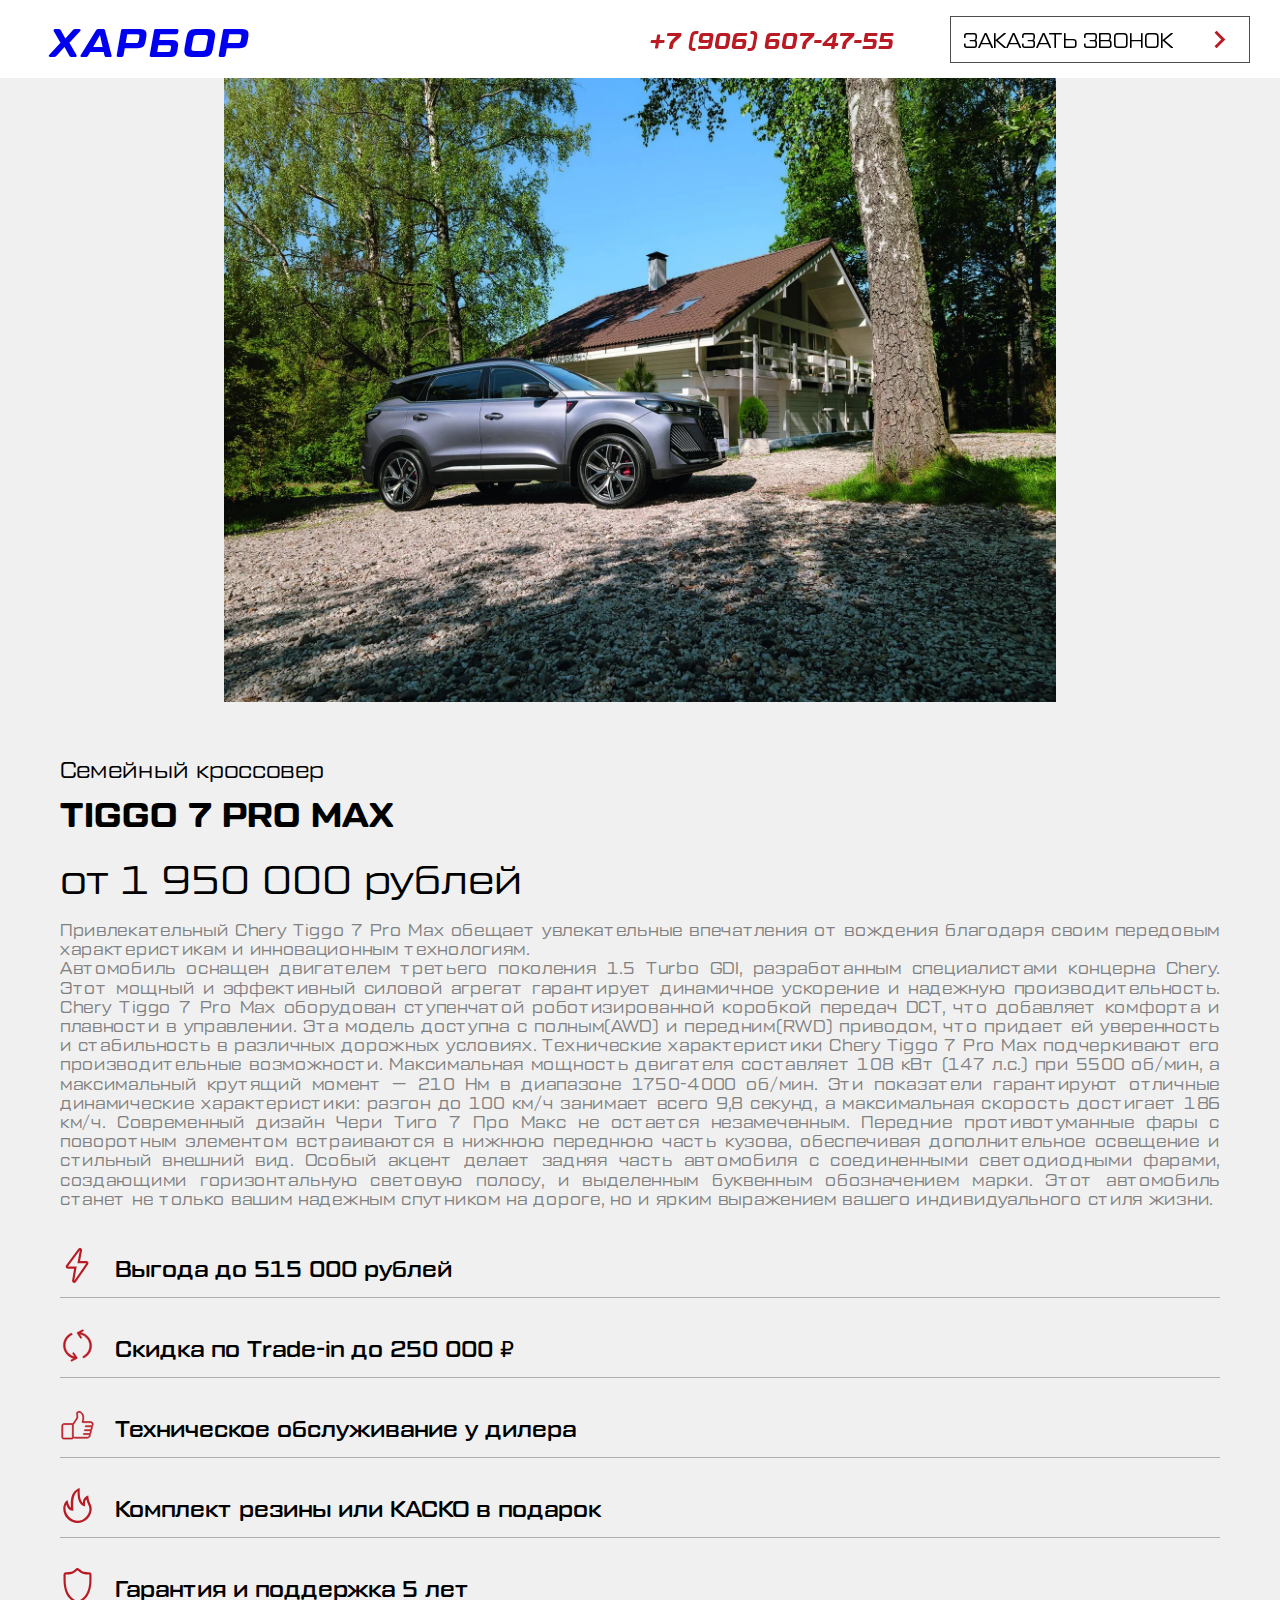
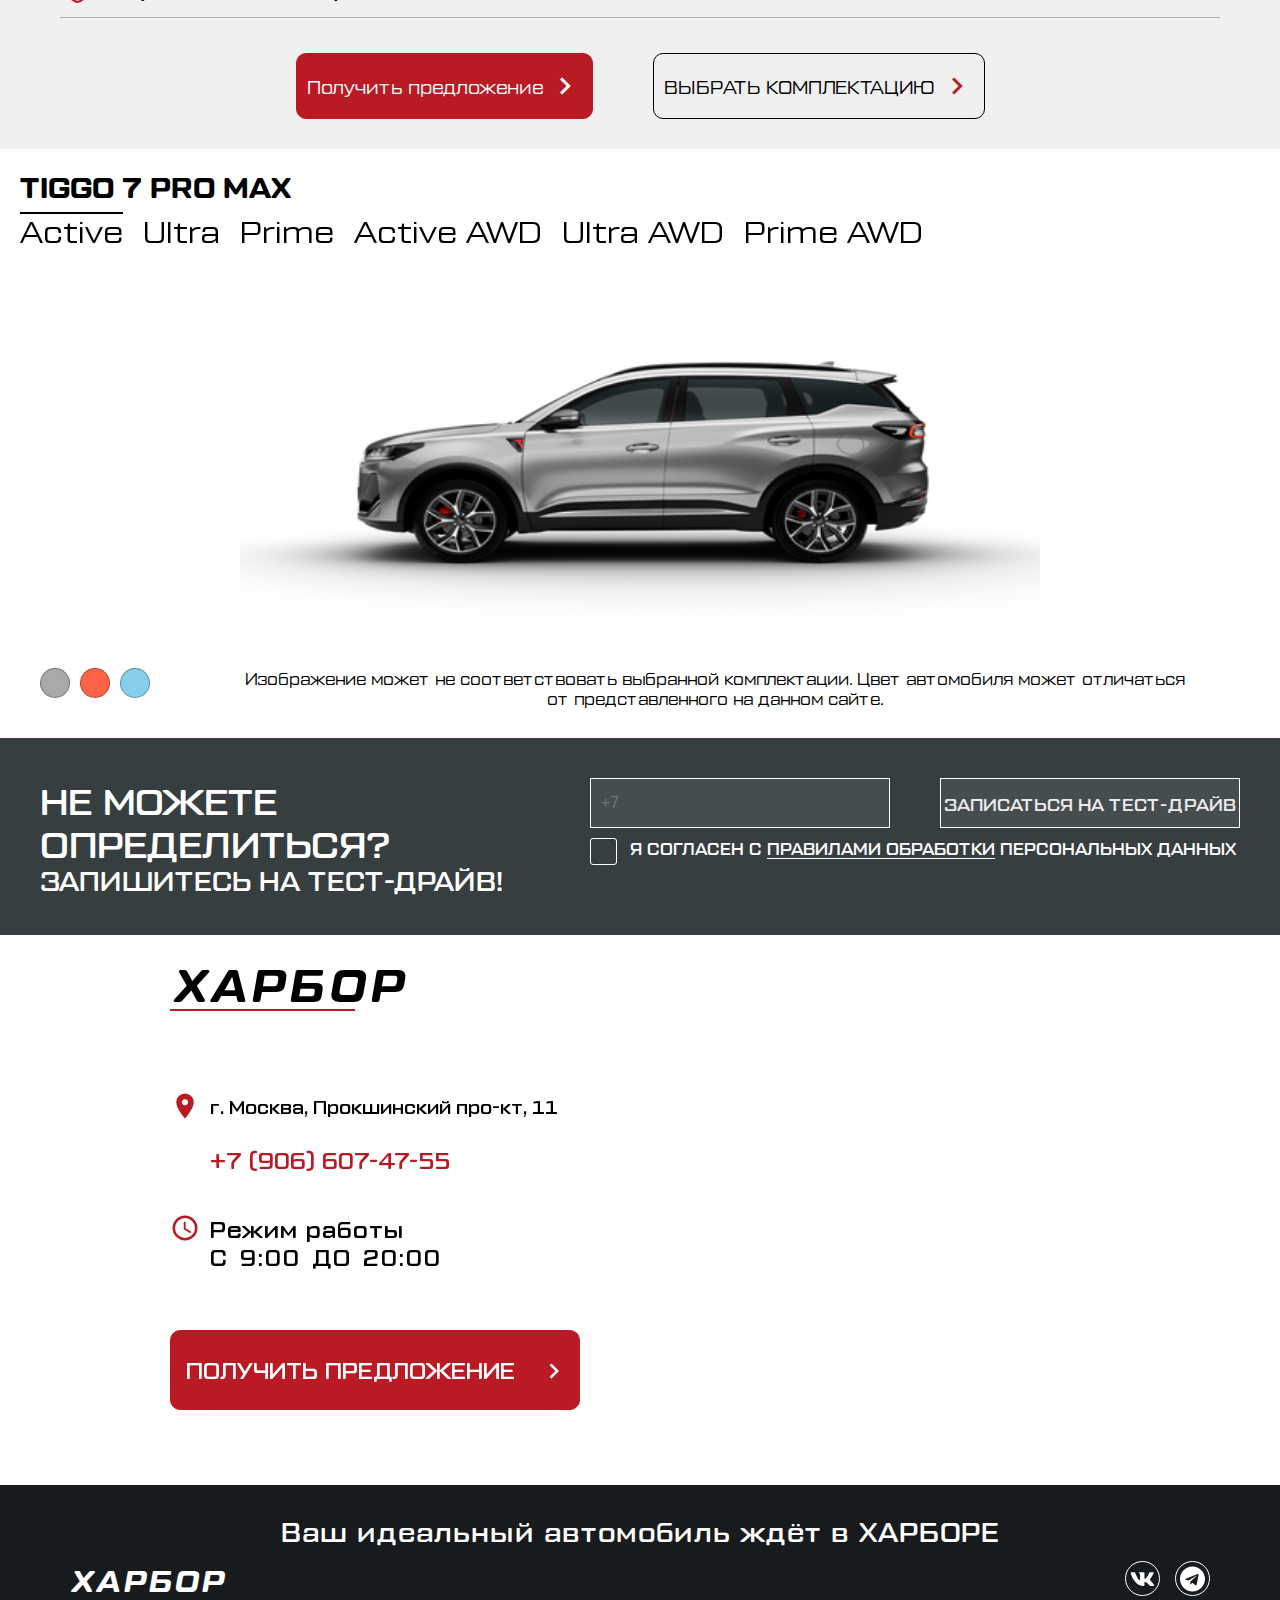
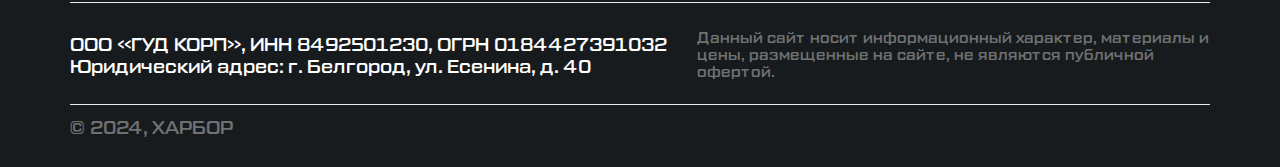
<file: html/tiggo7.html>
<!DOCTYPE html>
<html lang="ru">
<head>
    <meta charset="UTF-8">
    <meta name="viewport" content="width=device-width, initial-scale=1.0">
    <link rel="stylesheet" href="../css/tiggo7.css">
    <link href="https://fonts.googleapis.com/icon?family=Material+Icons" rel="stylesheet">
    <script src="../js/common.js" defer></script>
    <title>Автосалон Харбор</title>
</head>
<body>
    <header class="header_info">
        <div class="header_content">
            <div class="header_left_content">
                <a class="logo" href="../index.html">ХАРБОР</a>
            </div>
            <div class="header_right_content">
                <i class="material-icons address_arrow">location_on</i>
                <p class="header_right_address">г. Москва, Прокшинский про-кт, 11</p>
                <div class="header_right_line"></div>
                <p class="header_phone_number">+7 (906) 607-47-55</p>
            <button type="button" class="header_right_btn openPopupBtn">
                  <span>заказать звонок</span>
                  <i class="material-icons header_arrow" aria-hidden="true">chevron_right</i>
                </button>
            </div>
        </div>
    </header>

    <section class="main-info-block">
        <div class="img-main-info-block">
          <img src="../img/tiggo 7 pro max/Photos/tiggo-7-pro-max-2.jpg" class="img-main" alt="Chery Tiggo 7 Pro Max в автосалоне Харбор">
        </div>
        <div class="text-main-info-block">
          <div class="title-info-block">
            <p class="temp-car-title">Семейный кроссовер</p>
            <h2 class="name">TIGGO 7 PRO MAX</h2>
            <p class="cost">от 1 950 000 рублей</p>
            <div class="car_info">
              <p class="car-info-title">Привлекательный Chery Tiggo 7 Pro Max обещает увлекательные впечатления от вождения 
              благодаря своим передовым характеристикам и инновационным технологиям.</p>
              <p class="hidden-content-text">Автомобиль оснащен двигателем третьего поколения 1.5 Turbo GDI, разработанным специалистами концерна Chery. Этот мощный и эффективный силовой агрегат гарантирует динамичное ускорение и надежную производительность. 
                Chery Tiggo 7 Pro Max оборудован ступенчатой роботизированной коробкой передач DCT, что добавляет комфорта и плавности в управлении. Эта модель доступна с полным(AWD) и передним(RWD) приводом, что придает ей уверенность и стабильность в различных дорожных условиях. Технические характеристики Chery Tiggo 7 Pro Max подчеркивают его производительные возможности. Максимальная мощность двигателя составляет 108 кВт (147 л.с.) при 5500 об/мин, а максимальный крутящий момент — 210 Нм в диапазоне 1750-4000 об/мин. 
                Эти показатели гарантируют отличные динамические характеристики: разгон до 100 км/ч занимает всего 9,8 секунд, а максимальная скорость достигает 186 км/ч. Современный дизайн Чери Тиго 7 Про Макс не остается незамеченным. Передние противотуманные фары с поворотным элементом встраиваются в нижнюю переднюю часть кузова, обеспечивая дополнительное освещение и стильный внешний вид. Особый акцент делает задняя часть автомобиля с соединенными светодиодными фарами, создающими горизонтальную световую полосу, и выделенным буквенным обозначением марки.
                Этот автомобиль станет не только вашим надежным спутником на дороге, но и ярким выражением вашего индивидуального стиля жизни. </p>
            </div>
        </div>
          <div class="vigod-info">
            <div class="vigod">
              <div>
                <img src="../svg/ИКОНКА МОЛНИИ КРАСНАЯ.svg" class="main-icons" alt="">
              </div>
              <div class="vigod-text">Выгода до 515 000 рублей</div>
            </div>
            <div class="vigod">
              <div>
                <img src="../svg/ИКОНКА ПОВТОРА (СТРЕЛКИ) КРАСНАЯ.svg" class="main-icons" alt="">
              </div>
              <div class="vigod-text">Скидка по Trade-in до 250 000 ₽</div>
            </div>
            <div class="vigod">
              <div>
                <img src="../svg/ИКОНКА ЛАЙК КРАСНАЯ.svg" class="main-icons" alt="">
              </div>
              <div class="vigod-text">Техническое обслуживание у дилера</div>
            </div>
            <div class="vigod">
              <div>
                <img src="../svg/ИКОНКА ОГНЯ КРАСНАЯ.svg" class="main-icons" alt="">
              </div>
              <div class="vigod-text">Комплект резины или КАСКО в подарок</div>
            </div>
            <div class="vigod">
              <div>
                <img src="../svg/ИКОНКА ЩИТ КРАСНАЯ.svg" class="main-icons" alt="">
              </div>
              <div class="vigod-text">Гарантия и поддержка 5 лет</div>
            </div>
          </div>
                    <div class="block-button-main">
                      <button type="button" class="offer-btn openPopupBtn">
                        <span class="btn_text">Получить предложение</span>
                        <i class="material-icons white_arrow">chevron_right</i>
                      </button>
            <a class="configuration-btn"  href="#selector">
              <span class="btn_text">Выбрать комплектацию</span>
              <i class="material-icons red_arrow">chevron_right</i>
            </a>
          </div>
        </div>
      </section>

      <section id="selector">
        <div class="car-selector">
            <div class="car-config">
            <span class="car-title">TIGGO 7 PRO MAX</span>
                <div class="trim-levels">

                    <div class="car-variable active" onclick="selectTrim(this)">
                        <div class="trim-line"></div>
                        <a>Active</a>
                    </div>
                    
                    <div class="car-variable" onclick="selectTrim(this)">
                        <div class="trim-line"></div>
                        <a>Ultra</a>
                    </div>
                    
                    <div class="car-variable" onclick="selectTrim(this)">
                        <div class="trim-line"></div>
                        <a>Prime</a>
                    </div>
                    
                    <div class="car-variable" onclick="selectTrim(this)">
                        <div class="trim-line"></div>
                        <a>Active AWD</a>
                    </div>
                    
                    <div class="car-variable" onclick="selectTrim(this)">
                        <div class="trim-line"></div>
                        <a>Ultra AWD</a>
                    </div>
                    
                    <div class="car-variable" onclick="selectTrim(this)">
                        <div class="trim-line"></div>
                        <a>Prime AWD</a>
                    </div>
                </div>
            </div>
        </div>
            <div class="car-images">
                <div class="car-view">
                    <div>
                        <img class="car-img" src="../img/tiggo 7 pro max/Models/tiggo-7-pro-max-silver.png" alt="Metal Gray">
                    </div>
                    <div>
                        <img class="car-img" src="../img/tiggo 7 pro max/Models/tiggo-7-pro-max-red.png" alt="Bright Red">
                    </div>
                    <div>
                        <img class="car-img" src="../img/tiggo 7 pro max/Models/tiggo-7-pro-max-sky-blue.png" alt="Sky Blue">
                    </div>
                </div>
            </div>
            <div class="options">
                <div class="color-options">
                    <div class="color-circle" style="background-color: #A9A9A9;" onclick="changeColor(0)"></div>
                    <div class="color-circle" style="background-color: #FF6347;" onclick="changeColor(1)"></div>
                    <div class="color-circle" style="background-color: #87CEEB;" onclick="changeColor(2)"></div>
                </div>
                <div class="car-disclamer-container">
                    <div class="car-disclamer">
                        <span class="disclamer">
                        Изображение может не соответствовать выбранной комплектации. 
                        Цвет автомобиля может отличаться от представленного на данном сайте.
                        </span>
                    </div>
                </div>
            </div>
    </section>

    <section class="test-drive-section">
        <div class="container-test-drive">
          <div class="flex-box-test-drive">
            <div class="test-drive-title">
              <span class="test-drive-main-title">не можете определиться?</span>
              <span class="test-drive-second-title">запишитесь на тест-драйв!</span>
            </div>
            <div class="test-drive-data">
                <form class="test-drive-form" action="#" novalidate="novalidate" method="post">
                  <div class="flex-in-form">
                      <div class="input-test-drive">
                        <input type="tel" id="phone-input" name="phone" placeholder="+7" pattern="\+7 \(\d{3}\) \d{3}-\d{2}-\d{2}" inputmode="tel" autocomplete="tel" data-phone-mask="ru" required>
                      </div>
                      <div class="submit-test-drive">
                        <input type="submit" id="submit-phone" value="записаться на тест-драйв">
                      </div>
                  </div>
                  <div class="check-box-policy-test-drive">
                    <input class="custom-checkbox" id="checkbox-policy" type="checkbox" required>
                    <label class="label-checkbox" for="checkbox-policy"></label><span id="policy">Я согласен с <a class="test-drive-policy" href="#">правилами обработки</a> персональных данных</span>
                  </div>
                </form>
            </div>
          </div>
        </div>
      </section>
      
      <section class="yandex-card">
        <div class="card-contact-info">
          <div class="contact-info-container">
            <div class="contact-title">
              <span id="title-span">харбор</span>
              <div class="contact-title-line"></div>
            </div>
            <div class="contact-info">
              <div class="contact-address-container">
                <i class="material-icons address_map_arrow">location_on</i>
                <span id="contact-address">г. Москва, Прокшинский про-кт, 11</span>
              </div>
              <div class="contact-phone-container">
                <span id="contact-phone">+7 (906) 607-47-55</span>
              </div>
              <div class="contact-operation-container">
                <div class="first-contact-operation">
                  <i class="large material-icons address_map_arrow">access_time</i>
                  <span id="contact-operation">Режим работы</span>
                </div>
                <div class="second-contact-operation">
                  <span id="operation-time">с 9:00 до 20:00</span>
                </div>
                    <div class="contact-operation-btn">
                    <button type="button" class="operation-btn openPopupBtn">
                      <span class="btn_text">ПОЛУЧИТЬ ПРЕДЛОЖЕНИЕ</span>
                      <i class="material-icons white_arrow operation">chevron_right</i>
                    </button>
                </div>
              </div>
            </div>
          </div>
        </div>
        <div class="card">
          <iframe class="card" src="https://yandex.ru/map-widget/v1/?um=constructor%3A69446b247f6868316dc992f2c14de1660b8c121d6a9e209b39ac109f6758f72d&amp;source=constructor" frameborder="0" title="Карта расположения автосалона" loading="lazy"></iframe>
        </div>
        </section>

      <footer class="footer">
        <div class="footer-container">
          <div class="footer-slogan">
            <span class="slogan">Ваш идеальный автомобиль ждёт в ХАРБОРЕ</span>
          </div>
          <div class="footer-info">
            <div class="footer-upper-info">
              <div class="footer-upper-name">
                <span class="upper-name">ХАРБОР</span>
              </div>
              <div class="footer-social-media">
                <div class="social-media">
                  <a href="https://vk.com/cloreee" target="_blank" class="social-content VK">
                    <svg class="VK-svg" aria-hidden="true" focusable="false" data-prefix="fab" data-icon="vk" role="img" xmlns="http://www.w3.org/2000/svg" viewBox="0 0 576 512" data-fa-i2svg=""><path fill="currentColor" d="M545 117.7c3.7-12.5 0-21.7-17.8-21.7h-58.9c-15 0-21.9 7.9-25.6 16.7 0 0-30 73.1-72.4 120.5-13.7 13.7-20 18.1-27.5 18.1-3.7 0-9.4-4.4-9.4-16.9V117.7c0-15-4.2-21.7-16.6-21.7h-92.6c-9.4 0-15 7-15 13.5 0 14.2 21.2 17.5 23.4 57.5v86.8c0 19-3.4 22.5-10.9 22.5-20 0-68.6-73.4-97.4-157.4-5.8-16.3-11.5-22.9-26.6-22.9H38.8c-16.8 0-20.2 7.9-20.2 16.7 0 15.6 20 93.1 93.1 195.5C160.4 378.1 229 416 291.4 416c37.5 0 42.1-8.4 42.1-22.9 0-66.8-3.4-73.1 15.4-73.1 8.7 0 23.7 4.4 58.7 38.1 40 40 46.6 57.9 69 57.9h58.9c16.8 0 25.3-8.4 20.4-25-11.2-34.9-86.9-106.7-90.3-111.5-8.7-11.2-6.2-16.2 0-26.2.1-.1 72-101.3 79.4-135.6z"></path></svg>
                  </a>
                </div>
                <div class="social-media">
                  <a href="https://t.me/Sharshoooe" target="_blank"  class="social-content TG">
                    <svg class="TG-svg" aria-hidden="true" focusable="false" data-prefix="fab" data-icon="telegram" role="img" xmlns="http://www.w3.org/2000/svg" viewBox="0 0 496 512" data-fa-i2svg=""><path fill="currentColor" d="M248 8C111 8 0 119 0 256s111 248 248 248 248-111 248-248S385 8 248 8zm121.8 169.9l-40.7 191.8c-3 13.6-11.1 16.9-22.4 10.5l-62-45.7-29.9 28.8c-3.3 3.3-6.1 6.1-12.5 6.1l4.4-63.1 114.9-103.8c5-4.4-1.1-6.9-7.7-2.5l-142 89.4-61.2-19.1c-13.3-4.2-13.6-13.3 2.8-19.7l239.1-92.2c11.1-4 20.8 2.7 17.2 19.5z"></path></svg>
                  </a>
                </div>
              </div>
            </div>
            <div class="footer-upper-line"></div>
            <div class="footer-mid-info">
              <div class="footer-mid-left-info">
                <div class="mid-left-info">
                  <span class="left-first-info">ооо «гуд корп», инн 8492501230, огрн 0184427391032</span>
                  <span class="left-second-info">Юридический адрес: г. Белгород, ул. Есенина, д. 40</span>
                </div>
              </div>
              <div class="mid-right-info">
                <span class="right-info">Данный сайт носит информационный характер, материалы и цены, размещенные на сайте, не являются публичной офертой.</span>
              </div>
            </div>
            <div class="footer-down-line"></div>
            <div class="footer-down-info">
              <span class="down-info">© 2024, харбор</span>
            </div>
          </div>
        </div>
      </footer>

      <div class="overlay" id="popupOverlay">
        <div class="popup">
            <button class="close-btn" id="closePopupBtn">×</button>
            <h2>Заявка на предложение</h2>
            <form id="applicationForm">
                <input type="text" name="customer_name" placeholder="Имя" autocomplete="name" required>
                <input type="tel" name="customer_phone" placeholder="+7" pattern="\+7 \(\d{3}\) \d{3}-\d{2}-\d{2}" inputmode="tel" autocomplete="tel" data-phone-mask="ru" required>
                <label class="overlay-text">
                  <input type="checkbox" name="policy_agreement" value="agree" required>
                  Я согласен с <a href="https://chery-msk.ru/politika/" target="_blank">правилами обработки персональных данных</a>
                </label>
                <button type="submit">Отправить</button>
            </form>
            <div id="notification" class="notification" role="status" aria-live="polite"></div>
        </div>
    </div>

    <script>
        function selectTrim(selectedOption) {
          // Удалить 'active' класс со всех вариантов
          const allTrimOptions = document.querySelectorAll('.car-variable');
          allTrimOptions.forEach(option => option.classList.remove('active'));
        
          // Добавить 'active' класс на выбранный вариант
          selectedOption.classList.add('active');
        }
                
        function changeColor(index) {
            const slider = document.querySelector('.car-view');
        
          // Устанавливаем смещение слайдера в зависимости от выбранного индекса
          slider.style.transform = `translateX(-${index * 100}%)`;
        };
    </script>
    
</body>
</html>
</file>
<file: css/style-main.css>
@font-face {
    font-family: 'Tactic Round BoldIt';
    src: local('Tactic Round Bold Italic'), local('Tactic-Round-Bold-Italic'),
        url('../fonts/TacticRoundBoldIt/TacticRound-BldIt.woff2') format('woff2'),
        url('../fonts/TacticRoundBoldIt/TacticRound-BldIt.woff') format('woff'),
        url('../fonts/TacticRoundBoldIt/TacticRound-BldIt.ttf') format('truetype');
    font-weight: bold;
    font-style: italic;
}

@font-face {
    font-family: 'Tactic Round Bold';
    src: local('Tactic Round Bold Italic'), local('Tactic-Round-Bold-Italic'),
        url('../fonts/TacticRoundBold/TacticRound-Bld.woff2') format('woff2'),
        url('../fonts/TacticRoundBold/TacticRound-Bld.woff') format('woff'),
        url('../fonts/TacticRoundBold/TacticRound-Bld.ttf') format('truetype');
    font-weight: bold;
    font-style: normal;
}

@font-face {
    font-family: 'Tactic Round Medium';
    src: local('Tactic Round Medium'), local('Tactic-Round-Medium'),
        url('../fonts/TacticRoundMedium/TacticRound-Med.woff2') format('woff2'),
        url('../fonts/TacticRoundMedium/TacticRound-Med.woff') format('woff'),
        url('../fonts/TacticRoundMedium/TacticRound-Med.ttf') format('truetype');
    font-weight: 500;
    font-style: normal;
}

@font-face {
    font-family: 'Tactic Round Light';
    src: local('Tactic Round Light'), local('Tactic-Round-Light'),
        url('../fonts/TacticRoundLight/TacticRound-Lgt.woff2') format('woff2'),
        url('../fonts/TacticRoundLight/TacticRound-Lgt.woff') format('woff'),
        url('../fonts/TacticRoundLight/TacticRound-Lgt.ttf') format('truetype');
    font-weight: 300;
    font-style: normal;
}

@font-face {
    font-family: 'Tactic Round Regular';
    src: local('Tactic Round Bold Italic'), local('Tactic-Round-Bold-Italic'),
        url('../fonts/TacticRoundRegular/TacticRound-Reg.woff2') format('woff2'),
        url('../fonts/TacticRoundRegular/TacticRound-Reg.woff') format('woff'),
        url('../fonts/TacticRoundRegular/TacticRound-Reg.ttf') format('truetype');
    font-style: normal;
    font-weight: 400;
}

:root{
    --wp-preset-color-red: rgba(185, 26, 35 , 1);
    --wp-preset-color-black: rgba(0, 0, 0, 1);
    --wp-preset-color-full-white: rgba(255,255,255,1);
    --wp-preset-color-light-gray:rgba(0, 0, 0, 0.3);
    --wp-preset-color-cool-gray: rgba(236, 234, 234, 1);
    --wp-preset-color-dark-block: rgba(29, 29, 29, 1);
    --wp-preset-color-light-block: rgba(240, 240, 240, 1);
    --wp-preset-color-asphalt: rgba(54, 62, 64, 1);
    --wp-preset-color-footer-dark: rgba(24, 27, 29, 1);
  }

*{
    margin: 0;
    padding: 0;
    box-sizing: border-box;
}

body{
    margin: 0;
    padding: 0;
    background-color: var(--wp-preset-color-full-white);
    font-family: 'Tactic Round Regular';
}

h2{
    font-family: 'Tactic Round Bold';
}

.header_info{
  position: sticky;
  top: 0;
  font-size: 22px;
  margin: 15px 30px 15px 50px;
}

.header_content{
    display: flex;
    justify-content: space-between;
    align-items: center;
    font-family: 'Tactic Round BoldIt';
}

.header_left_content{
    display: flex;
}

.logo{
    font-size: 40px;
    letter-spacing: 3px;
    text-decoration: none;
}

.logo:visited{
  color: var(--wp-preset-color-black);
}

.address_arrow{
  font-size: 30px !important;
  color: var(--wp-preset-color-red);
  margin-right: 5px;
}

.header_right_line{
    width: 1px;
    height: 30px;
    background-color: var(--wp-preset-color-black);
    margin-left: 10px;
    margin-right: 10px;
}

.header_phone_number{
    color: rgba(185, 26, 35, 1);
}

.header_right_content{
    display: flex;
    align-items: center;
}

.header_right_btn{
  cursor: pointer;
  display: flex;
  justify-content: space-between;
  font-family: 'Tactic Round Regular';
  font-size: 20px;
  margin-left: 3.5rem;
  width: 300px;
  padding: 5px 12px;
  border: 1px solid rgba(0, 0, 0, 0.7);
  background: transparent;
  color: var(--wp-preset-color-black);
  align-items: center;
  text-align: center;
  text-transform: uppercase;
  transition: 0.4s ease-in-out;
  text-decoration: none;
  appearance: none;
}

.header_arrow{
  font-size: 35px !important;
  color: var(--wp-preset-color-red);
}

.header_right_btn:hover{
  background-color: var(--wp-preset-color-red);
  border: 1px solid var(--wp-preset-color-red);
  color: var(--wp-preset-color-full-white);
}

.header_right_btn:hover .header_arrow{
  color: var(--wp-preset-color-full-white);
}

.car_menu{
    font-family: 'Tactic Round BoldIt';
    position: sticky;
    top: 0px;
    background-color: var(--wp-preset-color-full-white, #fff);
    align-items: center;
    text-align: center;
    padding-top: 0px;
    transform: translateY(-100%);
    transition: transform 0.3s ease-in-out;
    z-index: 9;
}

.car_menu.show {
  transform: translateY(0);
}

.car_menu_container{
    display: flex;
    padding: 0.5em;
    justify-content: center;
}

.car_menu_container > ul{
    list-style: none;
    display: flex;
    gap: 55px;
}

.car_menu_container > ul > li{
    display: flex;
    align-items:center;
    letter-spacing: 1px;
    text-align: center;
    justify-content: center;
    font-size: 16px;
    width: 150px;
}

.menu_item{
    text-decoration: none;
    color: var(--wp-preset-color-black);
    padding-bottom: 1rem;
    position: relative;
    transition: color 0.25s ease-in-out;


    &::after{
        content: '';
        height: 4px;
        width: 0;
        margin-top: 5px;
        position: absolute;
        right: 0;
        top: 70%;
        background: var(--wp-preset-color-red);
        transition: width 0.25s ease-in-out;
    }
    
    &:hover{
        color: var(--wp-preset-color-red);
        &::after{
            width: 100%;
            left: 0;
        }
    }
}
  
  .slider {
    position: relative;
    width: 100%;
    height: 720px; 
    overflow: hidden;
    padding-bottom: 30px;
  }
  
  /* Слайды */
  .slides {
    display: flex;
    transition: transform 0.5s ease-in-out; 
    width: 100%; /* Длина всех слайдов вместе */
  }
  
  .slide {
    width: 100%;
    height: 700px; 
    flex-shrink: 0;
    display: flex;
    background-size:cover; /* Увеличение фона для заполнения слайда */
    background-position: center;
    color: rgba(255, 255, 255, 1);
  }

  #arizzo_slide{
    background-image: url(../img/banner/arizzo8_banner.png);
  }

  #k5_slide{
    background-image: url(../img/banner/k5_banner.png);
  }

  #tiggo_slide{
    background-image: url(../img/banner/tiggo7_banner.png);
  }

  #sportage_slide{
    background-image: url(../img/banner/sportage_banner.png);
  }

  #cerato_slide{
    background-image: url(../img/banner/cerato_banner.png);
  }

  .content_slide {
    padding: 10px;
    margin-top: 40px;
    margin-left: 100px;
    display: flex;
    flex-direction: column;
    font-size: 40px;
    line-height: 140%;
  }

  .slider_btn{
    cursor: pointer;
    max-width: 14em;
    padding: 5px;
    margin-top: 10px;
    font-size: 24px;
    text-align: center;
    display: inline-flex;
    justify-content: center;
    background: var(--wp-preset-color-red);
    color: var(--wp-preset-color-full-white);
    border: 1px solid var(--wp-preset-color-red);
    text-decoration: none;
    border-radius: 6px;
    appearance: none;
    transition: color 0.5s ease, background 0.5s ease;
  }

  .slider_btn:hover{
    background: var(--wp-preset-color-full-white);
    color: var(--wp-preset-color-black);
  }
  
  /* Кнопки переключения слайдов */
  .nav-button {
    position: absolute;
    top: 45%;
    border: none;
    padding: 10px 20px;
    cursor: pointer;
    z-index: 10; /* Расположение поверх слайдов */
  }
  
  .prev-button {
    background: url(../svg/СТРЕЛКА\ ДЛЯ\ СЛАЙДЕРА.svg); 
    background-repeat: no-repeat;
    height: 42px;
    left: 50px;
  }
  
  .next-button {
    right: 50px;
    background: url(../svg/СТРЕЛКА\ ДЛЯ\ СЛАЙДЕРА.svg); 
    background-repeat: no-repeat;
    height: 42px;
    rotate: 180deg;
  }
  
  /* Прогресс-бары */
  .progress-bars {
    position: absolute;
    top: 710px; /* Расположение внизу слайдера */
    left: 50%;
    transform: translateX(-50%);
    display: flex;
    gap: 15px; 
  }
  
  .progress-bar {
    width: 70px; 
    height: 6px; 
    background: var(--wp-preset-color-light-gray); 
    border-radius: 6px; 
    overflow: hidden; /* Скрытие заполнения вне бара */
    position: relative;
    cursor: pointer;
  }
  
  .progress-bar .fill {
    height: 100%; /* Полная высота заполнения */
    width: 0; /* Начальная ширина заполнения */
    background: var(--wp-preset-color-black); /* Черный цвет заполнения */
    transition: width 5s linear; /* Плавное заполнение */
  }

  .tabs_info{
    margin-bottom: 30px;
  }

  .tabs_info h2{
    font-size: 36px;
    text-align: center;
    margin: 50px 0 30px;
  }

  .tabs_container{
    display: grid;
    grid-template-columns: repeat(3, 1fr);
    padding: 20px 100px;
  }

  .tab_head{
    display: flex;
    align-items: center;
    justify-content: center;
    text-align: center;
    font-weight: bold;
    font-size: 20px;
    gap: 15px;
  }

  .tab_body{
    text-align: center;
    font-size: 18px;
  }

.main-info-block{
    background: var(--wp-preset-color-light-block);
    font-size: 20px;
    display: flex;
    flex-direction: row;
    height: auto;
    align-items: center;
  }

.img-main-info-block{ 
    width: 50%;
    height: 100%;
  }

.img-main{
    width: 100%;
    height: 100%;
  }

.text-main-info-block{
    display: flex;
    flex-direction: column;
    width: 50%;
    padding: 50px 60px;
    padding-bottom: 30px;
  }

  .temp-car-title{
    font-size: 19px;
  }

  .name{
    margin: 10px 0; 
    font-size: 32px;
  }

  .cost{
    font-size: 40px; 
    margin: 20px 0;
  }

.car_info{
    color: gray;
    margin: 10px 0;
    line-height: 120%;
  }

.car-info-title{
  font-size: 16px;
}

.hidden-content-text{
  display: none;
}

.show-more-text-main{
    margin-top: 10px;
    font-family: 'Tactic Round Regular';
    font-size: 18px;
    padding: 0;
    background: none;
    border: none;
    text-align: left;
    color: var(--wp-preset-color-red);
    cursor: pointer;
  }

.vigod{
    display: flex;
    align-items: center;
    gap: 20px;
    margin-top: 30px;
    padding-bottom: 10px;
    border-bottom: 1px solid rgb(177, 173, 173);
    font-family: 'Tactic Round Medium';
    font-size: 24px;
  }

  .main-icons{
    width: 35px;
  }

.block-button-main{
    width: 100%;
    margin: 45px 0 0;
    display: flex;
    gap: 60px;
    flex-direction: row;
    justify-content: center;
    font-size: 18px;
    text-transform: uppercase;
    vertical-align: middle;
    align-items: center;
  }

  .offer-btn, .configuration-btn{
    cursor: pointer;
    max-width: 340px;
    display: flex;
    justify-content: space-between;
    gap: 5px;
    align-items: center;
    text-align: center;
    vertical-align: middle;
    padding: 15px 10px;
    text-decoration: none;
    appearance: none;
    border: none;
    transition: background 0.4s ease, color 0.4s ease;
    border-radius: 10px;
    font: inherit;
  }

  .offer-btn{
    background: var(--wp-preset-color-red);
    color: var(--wp-preset-color-full-white);
    border: 1px solid var(--wp-preset-color-red);
  }

  .configuration-btn{
    background: var(--wp-preset-color-light-block);
    color: var(--wp-preset-color-full-black);
    border: 1px solid var(--wp-preset-color-black);
  }

  .white_arrow{
    font-size: 34px !important;
    color: var(--wp-preset-color-full-white);
  }

  .red_arrow{
    font-size: 34px !important;
    color: var(--wp-preset-color-red);
  }

  .offer-btn:hover{
    background: var(--wp-preset-color-cool-gray);
    color: var(--wp-preset-color-black);
  }

  .offer-btn:hover .white_arrow{
    color: var(--wp-preset-color-red);
  }

  .configuration-btn:hover{
    background: var(--wp-preset-color-red);
    border: 1px solid var(--wp-preset-color-red);
    color: var(--wp-preset-color-full-white);
  }

  .configuration-btn:hover .red_arrow{
    color: var(--wp-preset-color-full-white);
  }

  .dark-block{
    background: var(--wp-preset-color-dark-block);
    color: var(--wp-preset-color-full-white);
    border-color: var(--wp-preset-color-full-white);
    order: 2;
  }

  .dark-btn:hover{
    background: var(--wp-preset-color-dark-block);
    color: var(--wp-preset-color-full-white);
  }

  .configuration-btn .dark-block:hover{
    background: var(--wp-preset-color-red);
  }
  
  .test-drive-section{
    padding: 70px 70px;
    background-color: var(--wp-preset-color-asphalt);
    font-family: 'Tactic Round Medium';
    color: var(--wp-preset-color-full-white);
  }

  .container-test-drive{
    margin: 0 auto;
  }

  .flex-box-test-drive{
    display: flex;
    text-transform: uppercase;
    justify-content: space-between;
  }

  .test-drive-title{
    display: flex;
    flex-direction: column;
  }

  .test-drive-main-title{
    font-size: 40px;
  }

  .test-drive-second-title{
    font-size: 28px;
  }

  .test-drive-data{
    max-width: 750px;
    width: 100%;
  }

  .flex-in-form{
    width: 100%;
    display: flex;
    justify-content: space-between;
    flex-wrap: wrap;
    margin-bottom: 10px;
  }

  .input-test-drive{
    display: flex;
    max-width: 350px;
    width: 100%;
    height: 50px;
    border: 1px solid var(--wp-preset-color-full-white);
  }

  .submit-test-drive{
    display: flex;
    max-width: 350px;
    width: 100%;
    height: 50px;
    border: 1px solid var(--wp-preset-color-full-white);
  }

  #phone-input{
    box-sizing: border-box;
    background: rgba(255, 255, 255, 0.08);
    color: var(--wp-preset-color-cool-gray);
    font-size: 16px;
    width: 100%;
    height: 100%;
    padding: 5px;
    padding-left: 10px;
    border: none;
    outline: none;
  }

  #submit-phone{
    font-family: 'Tactic Round Medium';
    box-sizing: border-box;
    background: rgba(255, 255, 255, 0.08);
    color: var(--wp-preset-color-cool-gray);
    text-transform: uppercase;
    border: none;
    font-size: 18px;
    width: 100%;
    height: 100%;
    transition: 0.4s ease;
  }

  #submit-phone:hover{
    cursor: pointer;
    background: var(--wp-preset-color-full-white);
    color: var(--wp-preset-color-asphalt);
  }

  .check-box-policy-test-drive{
    display: flex;
    align-items: center;
  }

  #checkbox-policy{
    position: relative;
    margin-right: 20px;
    clip-path: circle(60%);
    width: 25px;
    height: 25px;
    background-color: var(--wp-preset-color-full-white);
  }

  .label-checkbox{
    position: absolute;
    padding-left: 40px;
  }

  .custom-checkbox{
    display: none;
  }

  .custom-checkbox + .label-checkbox{
    position: relative;
    height: 20px;
    display: flex;
    align-items: center;
    color: var(--wp-preset-color-full-white);
    cursor: pointer;
    user-select: none;
  }

  .custom-checkbox + .label-checkbox::before{
    content: "";
    position: absolute;
    top: 0px;
    left: 0px;
    width: 25px;
    height: 25px;
    border: 1px solid var(--wp-preset-color-full-white);
    border-radius: 3px;
  }

  .custom-checkbox:checked + .label-checkbox::before{
    background-image: url(../svg/ГАЛОЧКА.svg);
    background-repeat: no-repeat;
    background-size: contain;
  }

  .custom-checkbox:disabled + .label-checkbox {
      color: #aaa;
      cursor: not-allowed;
  }

  .custom-checkbox:disabled + .label-checkbox::before {
      border-color: #ccc;
  }

  .custom-checkbox:disabled:checked + .label-checkbox::before {
      background-image: url(../svg/ГАЛОЧКА.svg);
  }

  .test-drive-policy{
    text-decoration: none;
    color: var(--wp-preset-color-full-white);
    border-bottom: 1px solid var(--wp-preset-color-full-white);
  }

  .yandex-card{
    position: relative;
    max-width: 100%;
    height: 550px;
  }

  .card{
    width: 100%;
    height: 100%;
  }

  .card-contact-info{
    position: absolute;
    height: 100%;
    max-width: 450px;
    width: 100%;
    top: 0px;
    left: 150px;
    color: var(--wp-preset-color-full-white);
    font-size: 18px;
    text-decoration: none;
    background-color: rgba(255, 255, 255, 0.8);
  }

  .contact-info-container{
    color: var(--wp-preset-color-black);
    font-family: 'Tactic Round Medium';
    height: 100%;
    padding: 20px;
  }

  .contact-info{
    margin-top: 80px;
  }

  .contact-title{
    display: flex;
    flex-direction: column;
    font-family: 'Tactic Round BoldIt';
    font-size: 45px;
    text-transform: uppercase;
    letter-spacing: 5px;
  }

  #title-span{
    padding: 0 5px;
  }
  
  .contact-title-line{
    width: 45%;
    height: 2px;
    background-color: var(--wp-preset-color-red);
  }

  .contact-info{
    display: flex;
    flex-direction: column;
  }
  
  .contact-address-container{
    display: flex;
    align-items: center;
    font-size: 18px;
  }

  #contact-address{
    padding-left: 5px;
  }

  .contact-phone-container{
    display: flex;
    padding-left: 40px;
    color: var(--wp-preset-color-red);
    padding-top: 25px;
    padding-bottom: 40px;
    font-size: 22px;
  }

  .contact-operation-container{
    font-size: 22px;
  }

  .first-contact-operation{
    letter-spacing: 1px;
    display: flex;
    align-items: center;
  }

  .address_map_arrow{
    font-size: 30px !important;
    color: var(--wp-preset-color-red);
    margin-right: 5px;
  }

  .second-contact-operation{
    letter-spacing: 2px;
    word-spacing: 2px;
    padding-left: 40px;
    margin-bottom: 60px;
    text-transform: uppercase;
  }
  
  #contact-operation{
    padding-left: 5px;
  }

  .contact-operation-btn{
    display: flex;
    max-width: 100%;
  }

  .operation-btn{
    cursor: pointer;
    display: flex;
    align-items: center;
    text-align: center;
    max-width: 410px;
    width: 100%;
    justify-content: space-between;
    background: var(--wp-preset-color-red);
    color: var(--wp-preset-color-full-white);
    border: 1px solid var(--wp-preset-color-red);
    padding: 25px 15px;
    padding-right: 10px;
    border-radius: 10px;
    transition: 0.4s ease;
    text-decoration: none;
    appearance: none;
    font: inherit;
  }

  .operation-btn:hover{
    background: rgba(255, 255, 255, 0.8);
    color: var(--wp-preset-color-black);
  }

  .operation-btn:hover .operation{
    color: var(--wp-preset-color-red);
  }

  .operation{
    font-size: 30px !important;
    height: 27.5px;
  }

  .footer{
    width: 100%;
    background-color: var(--wp-preset-color-footer-dark);
    color: var(--wp-preset-color-full-white);
    font-family: 'Tactic Round Medium';
  }

  .footer-container{
    padding: 30px 150px;
  }

  .footer-slogan{
    display: flex;
    justify-content: center;
    font-size: 26px;
    letter-spacing: 1px;
    padding-bottom: 15px;
  }

  .footer-upper-info{
    display: flex;
    flex-direction: row;
    justify-content: space-between;
  }  

  .footer-upper-name{
    font-family: 'Tactic Round BoldIt';
    letter-spacing: 3px;
    font-size: 30px;
    padding-left: 2px;
  }

  .footer-social-media{
    display: flex;
    flex-direction: row;
    gap: 15px;
  }

  .social-media{
    display: flex;
    width: 35px;
    height: 35px;
    border: 1px solid var(--wp-preset-color-full-white);
    border-radius: 100%;
    align-items: center;
    justify-content: center;
  }

  .social-content.VK{
    height: 22px;
  }

  .social-content{
    color: var(--wp-preset-color-full-white);
    width: 25px;
    height: 25px;
  }

  .footer-upper-line, .footer-down-line{
    width: 100%;
    height: 1px;
    background: var(--wp-preset-color-cool-gray);
    margin-top: 5px;
    margin-bottom: 5px;
  }

  .footer-mid-info{
    max-width: 100%;
    display: flex;
    padding-top: 20px; 
    padding-bottom: 20px;
    justify-content: space-between;
    align-items: center;
  }
  
  .mid-left-info{
    display: flex;
    flex-direction: column;
    font-size: 20px;
  }

  .left-first-info{
    text-transform: uppercase;
  }

  .mid-right-info{
    max-width: 40%;
    display: flex;
    font-size: 14px;
    color: rgba(255, 255, 255, 0.4);
  }

  .footer-down-info{
    margin-top: 10px;
  }

  .down-info{
    text-transform: uppercase;
    font-size: 18px;
    color: rgba(255, 255, 255, 0.4);
  }

.overlay {
    position: fixed;
    top: 0;
    left: 0;
    width: 100%;
    height: 100%;
    background: rgba(0, 0, 0, 0.5);
    display: none;
    justify-content: center;
    align-items: center;
    z-index: 1000;
    font-family: 'Tactic Round Medium';
}

.overlay-text{
  font-size: 14px;
  color: var(--wp-preset-color-black);
  padding-bottom: 10px;
  margin-bottom: 10px;
}

.overlay-text > a{
  text-decoration: none;
  border-bottom: 1px solid var(--wp-preset-color-black);
}

.overlay-text > a:visited{
  text-decoration: none;
  color: var(--wp-preset-color-black);
}

.popup {
    background: white;
    padding: 20px;
    border-radius: 8px;
    box-shadow: 0 4px 8px rgba(0, 0, 0, 0.2);
    max-width: 570px;
    width: 100%;
    height: auto;
    position: relative;
}

.popup h2 {
    margin: 0 0 20px;
}

.popup .close-btn {
    position: absolute;
    top: 15px;
    right: 20px;
    background: none;
    border: none;
    font-size: 18px;
    cursor: pointer;
}

.popup form input {
    width: 100%;
    margin-bottom: 15px;
    padding: 8px;
    border: 1px solid #ccc;
    border-radius: 4px;
    box-sizing: border-box;
}    

.popup form input.error{
  border: 1px solid red !important;
  box-shadow: 0 0 5px red !important;
  transition: border-color 0.3s, box-shadow 0.3s;
}

.popup form input[type="checkbox"] {
    width: 15px;
    height: 15px;
    margin-right: 5px;
}

.popup form button {
    width: 100%;
    padding: 10px;
    background-color: #d32f2f;
    color: white;
    border: none;
    border-radius: 4px;
    cursor: pointer;
    font-size: 20px;
}

.notification {
    display: none;
    margin-top: 20px;
    padding: 10px;
    border-radius: 4px;
    text-align: center;
    font-size: 16px;
}

.notification.success {
    background-color: #4caf50;
    color: white;
}

.notification.error {
    background-color: #f44336;
    color: white;
}















@media screen and (max-width:1400px){
  .address_arrow, .header_right_address, .header_right_line{
    display: none !important;
  }

  .vigod{
    font-size: 22px;
  }

  .block-button-main{
    margin: 35px 0 0;
  }

  .test-drive-section{
    padding: 40px;
  }

  .test-drive-main-title{
    font-size: 36px;
  }

  .test-drive-second-title{
    font-size: 26px;
  }

  .test-drive-data{
    max-width: 650px;
  }

  .input-test-drive{
    max-width: 300px;
  }

  .submit-test-drive{
    max-width: 300px;
  }

  #submit-phone{
    font-size: 17px;
  }

  .footer-container{
    padding: 30px 70px;
  }

  .mid-left-info{
    font-size: 18px;
  }

  .mid-right-info{
    max-width: 45%;
  }

}

@media screen and (max-width:1200px){
  .car_menu_container > ul{
    gap: 20px;
  }

  .tabs_container{
    padding: 20px 50px;
  }

  .text-main-info-block{
    padding: 40px;
  }

  .cost{
    font-size: 34px;
    margin: 15px 0;
  }

  .vigod{
    font-size: 18px;
    margin-top: 20px;
  }

  .block-button-main{
    margin: 20px 0 0;
    gap: 30px;
  }

  .offer-btn, .configuration-btn{
    padding: 15px 5px;
  }
  
  .test-drive-section{
    padding: 30px 20px;
  }

  .test-drive-main-title{
    font-size: 32px;
  }

  .test-drive-second-title{
    font-size: 24px;
  }

  .test-drive-data{
    max-width: 550px;
  }

  .input-test-drive{
    max-width: 250px;
  }

  .submit-test-drive{
    max-width: 250px;
  }

  #submit-phone{
    font-size: 14px;
  }

  .card-contact-info{
    left: 100px;
  }
  
  #policy{
    font-size: 14px;
  }

  .footer-container{
    padding: 20px 50px;
  }


  .mid-left-info{
    font-size: 16px;
    max-width: 100%;
  }

  .mid-right-info{
    max-width: 40%;
  }
}

@media screen and (max-width:1024px){
  .progress-bars{
    display: none;
  }

  .content_slide{
    margin-left: 50px;
    font-size: 30px;
  }

  .tabs_container{
    padding: 20px 10px;
  }

  .tab_head{
    gap: 0;
  }

  .tab_body{
    font-size: 17px;
  }

  .mid-left-info{
    font-size: 15px;
  }

  .text-main-info-block{
    padding: 30px;
  }

  .name{
    font-size: 28px;
  }

  .cost{
    font-size: 30px;
  }

  .car-info-title{
    font-size: 14px;
  }

  .block-button-main{
    gap: 20px;
  }

  .test-drive-main-title{
    font-size: 24px;
  }
  
  .test-drive-second-title{
    font-size: 20px;
  }

  .input-test-drive{
    max-width: 265px;
  }

  .submit-test-drive{
    max-width: 265px;
  }

  .card-contact-info{
    left: 50px;
  }
}


@media screen and (max-width:1000px){
  .car_menu_container > ul{
    gap: 0;
  }

  .header_right_btn{
    display: none;
  }

  .content_slide{
    margin-top: 30px;
  }

  .flex-box-test-drive{
    flex-direction: column;
    align-items: center;
    gap: 20px;
  }

  .test-drive-title{
    text-align: center;
  }

  .test-drive-data{
    max-width: 80%;
  }

  .input-test-drive{
    max-width: 47%;
  }

  .submit-test-drive{
    max-width: 47%;
  }

  #submit-phone{
    font-size: 16px;
  }

  #policy{
    font-size: 16px;
  }

  .footer-container{
    padding: 20px 30px;
  }

  .card-contact-info{
    left: 30px;
    max-width: 380px;
  }

  .contact-info-container{
    padding: 20px 10px;
  }

  .contact-address-container{
    font-size: 16px;
  }

  .contact-operation-container{
    font-size: 18px;
  }

  .second-contact-operation{
    padding-left: 35px;
  }

  .address_map_arrow{
    margin-right: 0px;
  }
}

@media screen and (max-width:820px){
  .car_menu_container > ul > li{
    font-size: 14px;
  }

  .tabs_info {
    margin-bottom: 0;
  }

  .tabs_info h2{
    font-size: 30px;
    margin-top: 20px;
    margin-bottom: 0;
  }

  .tabs_container{
    grid-template-columns: repeat(2, 1fr);
  }

  #tab-three{
    grid-column: span 2;
    margin-top: 10px;
  }

  .tab_head{
    font-size: 24px;
  }

  .tab_body{
    font-size: 19px;
  }

  .main-info-block{
    flex-direction: column;
  }

  .img-main-info-block, .text-main-info-block{
    width: 100%;
  }

  .name{
    font-size: 30px;
  }

  .cost{
    font-size: 36px;
  }

  .vigod{
    font-size: 24px;
  }

  .dark-block{
    order: 0;
  }

  .block-button-main{
    font-size: 18px;
    gap: 40px;
  }

  .contact-address-container{
    font-size: 19px;
  }

  .contact-operation-container{
    font-size: 22px;
  }

  .operation-btn{
    font-size: 18px;
  }

  .footer-container{
    padding: 15px 15px;
  }

  .footer-slogan{
    font-size: 24px;
  }

  .footer-upper-name{
    font-size: 26px;
  }

  .social-media{
    width: 30px;
    height: 30px;
  }

  .social-content{
    height: 20px;
    width: 20px;
  }

  .social-content.VK{
    height: 18px;
    width: 20px;
  }

  .footer-mid-info{
    padding-top: 10px;
    padding-bottom: 10px;
  }

  .mid-left-info{
    font-size: 13px;
  }

  .mid-right-info{
    font-size: 12px;
  }

  .down-info{
    font-size: 16px;
  }
}

@media screen and (max-width: 745px){
  .nav-button{
    display: none;
  }

  .car_menu{
    display: none;
  }
}

@media screen and (max-width: 430px){
  .slider{
    height: 620px;
  }

  .content_slide{
    margin-top: 15px;
    margin-left: 20px;
    font-size: 24px;
  }

  .header_left_content p{
    font-size: 22px;
  }

  .slider_btn{
    font-size: 20px;
  }

  #arizzo_slide{
    background-position: 40%;
  }

  #k5_slide{
    background-position: 26%;
  }

  #sportage_slide{
    background-image: url(https://clore31.github.io/harbor/img/banner/sportage_mobile.png);
    background-position-x: 30%;
    background-position-y: -20%;
    background-size: auto;
  }

  .header_info{
    margin: 10px;
    font-size: 16px;
  }
  
  .tabs_info h2{
    font-size: 26px;
    margin-top: 10px;
  }

  .tabs_container{
    grid-template-columns: 1fr;
    grid-template-rows: repeat(3, 1fr);
  }

  .tab_head{
    font-size: 20px;
    justify-content: space-around;
  }

  .tab_body{
    font-size: 18px;
  }

  #tab-three{
    grid-column: auto;
  }

  .text-main-info-block{
    padding: 10px;
  }

  .cost{
    font-size: 34px;
  }

  .vigod{
    font-size: 18px;
    gap: 5px;
  }

  .block-button-main{
    flex-direction: column;
    gap: 15px;
    margin-top: 10px;
    font-size: 16px;
  }

  .offer-btn, .configuration-btn{
    width: 100%;
    max-width: 90%;
  }

  .test-drive-section{
    padding: 40px 10px;
  }

  .test-drive-data{
    max-width: 100%;
  }

  .flex-in-form{
    flex-direction: column;
    gap: 10px;
    align-items: center;
  }

  .input-test-drive, .submit-test-drive{
    max-width: 90%;
  }

  .card-contact-info{
    z-index: 1;
    position: relative;
    max-width: 430px;
    width: 100%;
    height: auto;
    left: 0;
    padding: 0 10px;
  }

  .contact-info{
    margin-top: 30px;
  }

  .contact-info-container{
    padding: 10px 0;
  }

  .contact-phone-container{
    padding-bottom: 20px;
  }

  .second-contact-operation{
    margin-bottom: 30px;
  }

  .operation-btn{
    padding: 15px;
  }

  .yandex-card{
    height: auto;
  }

  .card{
    height: 500px;
  }

  .label-checkbox{
    margin-left: 20px;
    padding-left: 35px;
  }

  #policy{
    font-family: 'Tactic Round Regular';
    font-size: 12px;
  }

  .footer-slogan{
    font-size: 18px;
    text-align: center;
  }

  .footer-upper-name{
    font-size: 24px;
  }

  .social-media{
    width: 25px;
    height: 25px;
  }
  
  .footer-mid-info{
    flex-direction: column;
    gap: 10px;
  }

  .mid-right-info{
    max-width: 100%;
  }

  .mid-left-info{
    font-size: 14px;
  }

  .down-info{
    font-size: 14px;
  }

  .social-content.VK{
    height: 16px;
    width: 18px;
  }

  .social-content{
    width: 18px;
    height: 18px;
  }

  .popup form button{
    margin-top: 10px;
  }
}
</file>
<file: css/aizzo8.css>
@font-face {
    font-family: 'Tactic Round BoldIt';
    src: local('Tactic Round Bold Italic'), local('Tactic-Round-Bold-Italic'),
        url('../fonts/TacticRoundBoldIt/TacticRound-BldIt.woff2') format('woff2'),
        url('../fonts/TacticRoundBoldIt/TacticRound-BldIt.woff') format('woff'),
        url('../fonts/TacticRoundBoldIt/TacticRound-BldIt.ttf') format('truetype');
    font-weight: bold;
    font-style: italic;
}

@font-face {
    font-family: 'Tactic Round Bold';
    src: local('Tactic Round Bold Italic'), local('Tactic-Round-Bold-Italic'),
        url('../fonts/TacticRoundBold/TacticRound-Bld.woff2') format('woff2'),
        url('../fonts/TacticRoundBold/TacticRound-Bld.woff') format('woff'),
        url('../fonts/TacticRoundBold/TacticRound-Bld.ttf') format('truetype');
    font-weight: bold;
    font-style: normal;
}

@font-face {
    font-family: 'Tactic Round Medium';
    src: local('Tactic Round Medium'), local('Tactic-Round-Medium'),
        url('../fonts/TacticRoundMedium/TacticRound-Med.woff2') format('woff2'),
        url('../fonts/TacticRoundMedium/TacticRound-Med.woff') format('woff'),
        url('../fonts/TacticRoundMedium/TacticRound-Med.ttf') format('truetype');
    font-weight: 500;
    font-style: normal;
}

@font-face {
    font-family: 'Tactic Round Light';
    src: local('Tactic Round Light'), local('Tactic-Round-Light'),
        url('../fonts/TacticRoundLight/TacticRound-Lgt.woff2') format('woff2'),
        url('../fonts/TacticRoundLight/TacticRound-Lgt.woff') format('woff'),
        url('../fonts/TacticRoundLight/TacticRound-Lgt.ttf') format('truetype');
    font-weight: 300;
    font-style: normal;
}

@font-face {
    font-family: 'Tactic Round Regular';
    src: local('Tactic Round Bold Italic'), local('Tactic-Round-Bold-Italic'),
        url('../fonts/TacticRoundRegular/TacticRound-Reg.woff2') format('woff2'),
        url('../fonts/TacticRoundRegular/TacticRound-Reg.woff') format('woff'),
        url('../fonts/TacticRoundRegular/TacticRound-Reg.ttf') format('truetype');
    font-style: normal;
    font-weight: 400;
}

:root{
    --wp-preset-color-red: rgba(185, 26, 35 , 1);
    --wp-preset-color-black: rgba(0, 0, 0, 1);
    --wp-preset-color-full-white: rgba(255,255,255,1);
    --wp-preset-color-light-gray:rgba(0, 0, 0, 0.3);
    --wp-preset-color-cool-gray: rgba(236, 234, 234, 1);
    --wp-preset-color-dark-block: rgba(29, 29, 29, 1);
    --wp-preset-color-light-block: rgba(240, 240, 240, 1);
    --wp-preset-color-asphalt: rgba(54, 62, 64, 1);
    --wp-preset-color-footer-dark: rgba(24, 27, 29, 1);
  }

*{
    margin: 0;
    padding: 0;
    box-sizing: border-box;
}

body{
    margin: 0;
    padding: 0;
    background-color: var(--wp-preset-color-full-white);
    font-family: 'Tactic Round Regular';
}

h2{
    font-family: 'Tactic Round Bold';
}

.header_info{
  position: sticky;
  top: 0;
  font-size: 22px;
  margin: 15px 30px 15px 50px;
}

.header_content{
    display: flex;
    justify-content: space-between;
    align-items: center;
    font-family: 'Tactic Round BoldIt';
}

.header_left_content{
    display: flex;
}

.logo{
    font-size: 40px;
    letter-spacing: 3px;
    text-decoration: none;
}

.logo:visited{
  color: var(--wp-preset-color-black);
}









:root{
    --wp-preset-color-red: rgba(185, 26, 35 , 1);
    --wp-preset-color-black: rgba(0, 0, 0, 1);
    --wp-preset-color-full-white: rgba(255,255,255,1);
    --wp-preset-color-light-gray:rgba(0, 0, 0, 0.3);
    --wp-preset-color-cool-gray: rgba(236, 234, 234, 1);
    --wp-preset-color-dark-block: rgba(29, 29, 29, 1);
    --wp-preset-color-light-block: rgba(240, 240, 240, 1);
    --wp-preset-color-asphalt: rgba(54, 62, 64, 1);
    --wp-preset-color-footer-dark: rgba(24, 27, 29, 1);
  }

*{
    margin: 0;
    padding: 0;
    box-sizing: border-box;
    scroll-behavior: smooth;
}

body{
    margin: 0;
    padding: 0;
    background-color: var(--wp-preset-color-full-white);
    font-family: 'Tactic Round Regular';
}

h2{
    font-family: 'Tactic Round Bold';
}

.header_info{
  position: sticky;
  font-size: 22px;
  margin: 15px 30px 15px 50px;
}

.header_content{
    display: flex;
    justify-content: space-between;
    align-items: center;
    font-family: 'Tactic Round BoldIt';
}

.header_left_content{
    display: flex;
}

.logo{
    font-size: 40px;
    letter-spacing: 3px;
    text-decoration: none;
}

.logo:visited{
  color: var(--wp-preset-color-black);
}

.address_arrow{
  font-size: 30px !important;
  color: var(--wp-preset-color-red);
  margin-right: 5px;
}

.header_right_line{
    width: 1px;
    height: 30px;
    background-color: var(--wp-preset-color-black);
    margin-left: 10px;
    margin-right: 10px;
}

.header_phone_number{
    color: rgba(185, 26, 35, 1);
}

.header_right_content{
    display: flex;
    align-items: center;
}

.header_right_btn{
  cursor: pointer;
  display: flex;
  justify-content: space-between;
  font-family: 'Tactic Round Regular';
  font-size: 20px;
  margin-left: 3.5rem;
  width: 300px;
  padding: 5px 12px;
  border: 1px solid rgba(0, 0, 0, 0.7);
  background: transparent;
  color: var(--wp-preset-color-black);
  align-items: center;
  text-align: center;
  text-transform: uppercase;
  transition: 0.4s ease-in-out;
  text-decoration: none;
  appearance: none;
}

.header_arrow{
  font-size: 35px !important;
  color: var(--wp-preset-color-red);
}

.header_right_btn:hover{
  background-color: var(--wp-preset-color-red);
  border: 1px solid var(--wp-preset-color-red);
  color: var(--wp-preset-color-full-white);
}

.header_right_btn:hover .header_arrow{
  color: var(--wp-preset-color-full-white);
}

.main-info-block{
    background: var(--wp-preset-color-light-block);
    font-size: 20px;
    display: flex;
    flex-direction: column;
    height: auto;
    align-items: center;
  }

.img-main-info-block{ 
    width: 65%;
    max-height: auto;
  }

.img-main{
    width: 100%;
    height: 100%;
  }

.text-main-info-block{
    display: flex;
    flex-direction: column;
    width: 100%;
    padding: 50px 60px;
    padding-bottom: 30px;
  }

  .temp-car-title{
    font-size: 22px;
  }

  .name{
    margin: 10px 0; 
    font-size: 34px;
  }

  .cost{
    font-size: 40px; 
    margin: 20px 0;
  }

.car_info{
    color: gray;
    margin: 10px 0;
    line-height: 120%;
    font-size: 16px;
    text-align: justify;
    letter-spacing: 0.7px;
  }

.hidden-content-text{
  display: flex;
}

.show-more-text-main{
    margin-top: 10px;
    font-family: 'Tactic Round Regular';
    font-size: 18px;
    padding: 0;
    background: none;
    border: none;
    text-align: left;
    color: var(--wp-preset-color-red);
    cursor: pointer;
  }

.vigod{
    display: flex;
    align-items: center;
    gap: 20px;
    margin-top: 30px;
    padding-bottom: 10px;
    border-bottom: 1px solid rgb(177, 173, 173);
    font-family: 'Tactic Round Medium';
    font-size: 24px;
  }

  .main-icons{
    width: 35px;
  }

.block-button-main{
    width: 100%;
    margin: 45px 0 0;
    display: flex;
    gap: 60px;
    flex-direction: row;
    justify-content: center;
    font-size: 18px;
    text-transform: uppercase;
    vertical-align: middle;
    align-items: center;
  }

  .offer-btn, .configuration-btn{
    cursor: pointer;
    max-width: 340px;
    display: flex;
    justify-content: space-between;
    gap: 5px;
    align-items: center;
    text-align: center;
    vertical-align: middle;
    padding: 15px 10px;
    text-decoration: none;
    transition: background 0.4s ease, color 0.4s ease;
    border-radius: 10px;

  }

  .offer-btn{
    background: var(--wp-preset-color-red);
    color: var(--wp-preset-color-full-white);
    border: 1px solid var(--wp-preset-color-red);
  }

  .configuration-btn{
    background: var(--wp-preset-color-light-block);
    color: var(--wp-preset-color-full-black);
    border: 1px solid var(--wp-preset-color-black);
  }

  .white_arrow{
    font-size: 34px !important;
    color: var(--wp-preset-color-full-white);
  }

  .red_arrow{
    font-size: 34px !important;
    color: var(--wp-preset-color-red);
  }

  .offer-btn:hover{
    background: var(--wp-preset-color-cool-gray);
    color: var(--wp-preset-color-black);
  }

  .offer-btn:hover .white_arrow{
    color: var(--wp-preset-color-red);
  }

  .configuration-btn:hover{
    background: var(--wp-preset-color-red);
    border: 1px solid var(--wp-preset-color-red);
    color: var(--wp-preset-color-full-white);
  }

  .configuration-btn:hover .red_arrow{
    color: var(--wp-preset-color-full-white);
  }

  .configuration-btn .dark-block:hover{
    background: var(--wp-preset-color-red);
  }

  .car-selector {
    display: flex;
    flex-direction: column;
    padding: 20px;
  }
  
  .car-config {
    width: 100%;
    display: flex;
    flex-direction: column;
  }
  
  .config-options {
    margin-top: 20px;
    display: flex;
  }
  
  .trim-levels{
      display: flex;
      flex-direction: row;
      gap: 20px;
      margin-top: 10px;
  }
  
  .car-variable{
      display: flex;
      cursor: pointer;
      font-size: 30px;
      position: relative;
      
      &:hover{
          color: red;
      }
  }
  
  .car-images {
      width: 100%; /* Ширина контейнера для изображений */
    overflow: hidden; /* Скрыть всё, что выходит за пределы */
    position: relative;
  }
  
  .car-view{
      display: flex;
      width: 100%;
      max-height: 380px;
      transition: transform 0.5s ease;
  }
  
  .car-view div{
      display: flex;
      min-width: 100%;/* Каждое изображение занимает 100% ширины контейнера */
      align-items: center;
      justify-content: center;
  }
  
  .car-img {
      max-width: 800px;
      width: 100%;
      max-height: 400px;
      height: 100%;
  }
  
  .options {
    display: flex;
    margin-top: 20px;
    margin-bottom: 30px;
    justify-content: space-around;
  }

  .color-options {
    display: flex;
  }

  .car-disclamer-container{
    padding-right: 50px;
    max-width: 1000px;
    width: 100%;
  }

  .car-disclamer{
    display: flex;
    justify-content: center;
    text-align: center;
  }
  
  .color-circle {
    width: 30px;
    height: 30px;
    border: 1px solid var(--wp-preset-color-light-gray);
    border-radius: 50%;
    margin-right: 10px;
    cursor: pointer;
  }
  
  .color-circle:hover {
    opacity: 0.8;
  }
  
  .trim-line {
    height: 2px;
    width: 100%;
    background-color: black;
    position: absolute;
    top: 0;
    left: 0;
    visibility: hidden;
  }
  
  .car-variable.active .trim-line {
    visibility: visible;
  }
  
  .car-title{
      font-size: 28px;
      font-family: 'Tactic Round Bold';
  }

  .test-drive-section{
    padding: 70px 70px;
    background-color: var(--wp-preset-color-asphalt);
    font-family: 'Tactic Round Medium';
    color: var(--wp-preset-color-full-white);
  }

  .container-test-drive{
    margin: 0 auto;
  }

  .flex-box-test-drive{
    display: flex;
    text-transform: uppercase;
    justify-content: space-between;
  }

  .test-drive-title{
    display: flex;
    flex-direction: column;
  }

  .test-drive-main-title{
    font-size: 40px;
  }

  .test-drive-second-title{
    font-size: 28px;
  }

  .test-drive-data{
    max-width: 750px;
    width: 100%;
  }

  .flex-in-form{
    width: 100%;
    display: flex;
    justify-content: space-between;
    flex-wrap: wrap;
    margin-bottom: 10px;
  }

  .input-test-drive{
    display: flex;
    max-width: 350px;
    width: 100%;
    height: 50px;
    border: 1px solid var(--wp-preset-color-full-white);
  }

  .submit-test-drive{
    display: flex;
    max-width: 350px;
    width: 100%;
    height: 50px;
    border: 1px solid var(--wp-preset-color-full-white);
  }

  #phone-input{
    box-sizing: border-box;
    background: rgba(255, 255, 255, 0.08);
    color: var(--wp-preset-color-cool-gray);
    font-size: 16px;
    width: 100%;
    height: 100%;
    padding: 5px;
    padding-left: 10px;
    border: none;
    outline: none;
  }

  #submit-phone{
    font-family: 'Tactic Round Medium';
    box-sizing: border-box;
    background: rgba(255, 255, 255, 0.08);
    color: var(--wp-preset-color-cool-gray);
    text-transform: uppercase;
    border: none;
    font-size: 18px;
    width: 100%;
    height: 100%;
    transition: 0.4s ease;
  }

  #submit-phone:hover{
    cursor: pointer;
    background: var(--wp-preset-color-full-white);
    color: var(--wp-preset-color-asphalt);
  }

  .check-box-policy-test-drive{
    display: flex;
    align-items: center;
  }

  #checkbox-policy{
    position: relative;
    margin-right: 20px;
    clip-path: circle(60%);
    width: 25px;
    height: 25px;
    background-color: var(--wp-preset-color-full-white);
  }

  .label-checkbox{
    position: absolute;
    padding-left: 40px;
  }

  .custom-checkbox{
    display: none;
  }

  .custom-checkbox + .label-checkbox{
    position: relative;
    height: 20px;
    display: flex;
    align-items: center;
    color: var(--wp-preset-color-full-white);
    cursor: pointer;
    user-select: none;
  }

  .custom-checkbox + .label-checkbox::before{
    content: "";
    position: absolute;
    top: 0px;
    left: 0px;
    width: 25px;
    height: 25px;
    border: 1px solid var(--wp-preset-color-full-white);
    border-radius: 3px;
  }

  .custom-checkbox:checked + .label-checkbox::before{
    background-image: url(../svg/ГАЛОЧКА.svg);
    background-repeat: no-repeat;
    background-size: contain;
  }

  .custom-checkbox:disabled + .label-checkbox {
      color: #aaa;
      cursor: not-allowed;
  }

  .custom-checkbox:disabled + .label-checkbox::before {
      border-color: #ccc;
  }

  .custom-checkbox:disabled:checked + .label-checkbox::before {
      background-image: url(../svg/ГАЛОЧКА.svg);
  }

  .test-drive-policy{
    text-decoration: none;
    color: var(--wp-preset-color-full-white);
    border-bottom: 1px solid var(--wp-preset-color-full-white);
  }

  .yandex-card{
    position: relative;
    max-width: 100%;
    height: 550px;
  }

  .card{
    width: 100%;
    height: 100%;
  }

  .card-contact-info{
    position: absolute;
    height: 100%;
    max-width: 450px;
    width: 100%;
    top: 0px;
    left: 150px;
    color: var(--wp-preset-color-full-white);
    font-size: 18px;
    text-decoration: none;
    background-color: rgba(255, 255, 255, 0.8);
  }

  .contact-info-container{
    color: var(--wp-preset-color-black);
    font-family: 'Tactic Round Medium';
    height: 100%;
    padding: 20px;
  }

  .contact-info{
    margin-top: 80px;
  }

  .contact-title{
    display: flex;
    flex-direction: column;
    font-family: 'Tactic Round BoldIt';
    font-size: 45px;
    text-transform: uppercase;
    letter-spacing: 5px;
  }

  #title-span{
    padding: 0 5px;
  }
  
  .contact-title-line{
    width: 45%;
    height: 2px;
    background-color: var(--wp-preset-color-red);
  }

  .contact-info{
    display: flex;
    flex-direction: column;
  }
  
  .contact-address-container{
    display: flex;
    align-items: center;
    font-size: 18px;
  }

  #contact-address{
    padding-left: 5px;
  }

  .contact-phone-container{
    display: flex;
    padding-left: 40px;
    color: var(--wp-preset-color-red);
    padding-top: 25px;
    padding-bottom: 40px;
    font-size: 22px;
  }

  .contact-operation-container{
    font-size: 22px;
  }

  .first-contact-operation{
    letter-spacing: 1px;
    display: flex;
    align-items: center;
  }

  .address_map_arrow{
    font-size: 30px !important;
    color: var(--wp-preset-color-red);
    margin-right: 5px;
  }

  .second-contact-operation{
    letter-spacing: 2px;
    word-spacing: 2px;
    padding-left: 40px;
    margin-bottom: 60px;
    text-transform: uppercase;
  }
  
  #contact-operation{
    padding-left: 5px;
  }

  .contact-operation-btn{
    display: flex;
    max-width: 100%;
  }

  .operation-btn{
    cursor: pointer;
    display: flex;
    align-items: center;
    text-align: center;
    max-width: 410px;
    width: 100%;
    justify-content: space-between;
    background: var(--wp-preset-color-red);
    color: var(--wp-preset-color-full-white);
    border: 1px solid var(--wp-preset-color-red);
    padding: 25px 15px;
    padding-right: 10px;
    border-radius: 10px;
    transition: 0.4s ease;
    text-decoration: none;
    appearance: none;
    font: inherit;
  }

  .operation-btn:hover{
    background: rgba(255, 255, 255, 0.8);
    color: var(--wp-preset-color-black);
  }

  .operation-btn:hover .operation{
    color: var(--wp-preset-color-red);
  }

  .operation{
    font-size: 30px !important;
    height: 27.5px;
  }

  .footer{
    width: 100%;
    background-color: var(--wp-preset-color-footer-dark);
    color: var(--wp-preset-color-full-white);
    font-family: 'Tactic Round Medium';
  }

  .footer-container{
    padding: 30px 150px;
  }

  .footer-slogan{
    display: flex;
    justify-content: center;
    font-size: 26px;
    letter-spacing: 1px;
    padding-bottom: 15px;
  }

  .footer-upper-info{
    display: flex;
    flex-direction: row;
    justify-content: space-between;
  }  

  .footer-upper-name{
    font-family: 'Tactic Round BoldIt';
    letter-spacing: 3px;
    font-size: 30px;
    padding-left: 2px;
  }

  .footer-social-media{
    display: flex;
    flex-direction: row;
    gap: 15px;
  }

  .social-media{
    display: flex;
    width: 35px;
    height: 35px;
    border: 1px solid var(--wp-preset-color-full-white);
    border-radius: 100%;
    align-items: center;
    justify-content: center;
  }

  .social-content.VK{
    height: 22px;
  }

  .social-content{
    color: var(--wp-preset-color-full-white);
    width: 25px;
    height: 25px;
  }

  .footer-upper-line, .footer-down-line{
    width: 100%;
    height: 1px;
    background: var(--wp-preset-color-cool-gray);
    margin-top: 5px;
    margin-bottom: 5px;
  }
  
  

  .footer-mid-info{
    max-width: 100%;
    display: flex;
    padding-top: 20px; 
    padding-bottom: 20px;
    justify-content: space-between;
    align-items: center;
  }
  
  .mid-left-info{
    display: flex;
    flex-direction: column;
    font-size: 20px;
  }

  .left-first-info{
    text-transform: uppercase;
  }

  .mid-right-info{
    max-width: 40%;
    display: flex;
    font-size: 14px;
    color: rgba(255, 255, 255, 0.4);
  }

  .footer-down-info{
    margin-top: 10px;
  }

  .down-info{
    text-transform: uppercase;
    font-size: 18px;
    color: rgba(255, 255, 255, 0.4);
  }

  .mobile_menu_line{
    background: var(--wp-preset-color-black);
    border: 1px solid var(--wp-preset-color-black);
    border-radius: 10px;
    width: 50px;
    height: 8px;
    margin-bottom: 5px;
  }

  .notification {
    display: none;
    margin-top: 20px;
    padding: 10px;
    border-radius: 4px;
    text-align: center;
    font-size: 16px;
}

.notification.success {
    background-color: #4caf50;
    color: white;
}

.notification.error {
    background-color: #f44336;
    color: white;
}

.overlay {
    position: fixed;
    top: 0;
    left: 0;
    width: 100%;
    height: 100%;
    background: rgba(0, 0, 0, 0.5);
    display: none;
    justify-content: center;
    align-items: center;
    z-index: 1000;
    font-family: 'Tactic Round Medium';
}

.overlay-text{
  font-size: 14px;
  color: var(--wp-preset-color-black);
  padding-bottom: 10px;
  margin-bottom: 10px;
}


.popup {
    background: white;
    padding: 20px;
    border-radius: 8px;
    box-shadow: 0 4px 8px rgba(0, 0, 0, 0.2);
    max-width: 570px;
    width: 100%;
    height: auto;
    position: relative;
}

.popup h2 {
    margin: 0 0 20px;
}

.popup .close-btn {
    position: absolute;
    top: 15px;
    right: 20px;
    background: none;
    border: none;
    font-size: 18px;
    cursor: pointer;
}

.popup form input {
    width: 100%;
    margin-bottom: 15px;
    padding: 8px;
    border: 1px solid #ccc;
    border-radius: 4px;
    box-sizing: border-box;
}    

.popup form input.error{
  border: 1px solid red !important;
  box-shadow: 0 0 5px red !important;
  transition: border-color 0.3s, box-shadow 0.3s;
}

.popup form input[type="checkbox"] {
    width: 15px;
    height: 15px;
    margin-right: 5px;
}

.popup form button {
    width: 100%;
    padding: 10px;
    background-color: #d32f2f;
    color: white;
    border: none;
    border-radius: 4px;
    cursor: pointer;
    font-size: 20px;
}


.overlay {
    position: fixed;
    top: 0;
    left: 0;
    width: 100%;
    height: 100%;
    background: rgba(0, 0, 0, 0.5);
    display: none;
    justify-content: center;
    align-items: center;
    z-index: 1000;
    font-family: 'Tactic Round Medium';
}

.overlay-text{
  font-size: 14px;
  color: var(--wp-preset-color-black);
  padding-bottom: 10px;
  margin-bottom: 10px;
}

.overlay-text > a{
  text-decoration: none;
  border-bottom: 1px solid var(--wp-preset-color-black);
  color: var(--wp-preset-color-black);
}

.overlay-text > a:visited{
  text-decoration: none;
  color: var(--wp-preset-color-black);
}

.popup {
    background: white;
    padding: 20px;
    border-radius: 8px;
    box-shadow: 0 4px 8px rgba(0, 0, 0, 0.2);
    max-width: 570px;
    width: 100%;
    height: auto;
    position: relative;
}

.popup h2 {
    margin: 0 0 20px;
}

.popup .close-btn {
    position: absolute;
    top: 15px;
    right: 20px;
    background: none;
    border: none;
    font-size: 18px;
    cursor: pointer;
}

.popup form input {
    width: 100%;
    margin-bottom: 15px;
    padding: 8px;
    border: 1px solid #ccc;
    border-radius: 4px;
    box-sizing: border-box;
}    

.popup form input.error{
  border: 1px solid red !important;
  box-shadow: 0 0 5px red !important;
  transition: border-color 0.3s, box-shadow 0.3s;
}

.popup form input[type="checkbox"] {
    width: 15px;
    height: 15px;
    margin-right: 5px;
}

.popup form button {
    width: 100%;
    padding: 10px;
    background-color: #d32f2f;
    color: white;
    border: none;
    border-radius: 4px;
    cursor: pointer;
    font-size: 20px;
}















@media screen and (max-width:1400px){
  .address_arrow, .header_right_address, .header_right_line{
    display: none !important;
  }

  .vigod{
    font-size: 22px;
  }

  .block-button-main{
    margin: 35px 0 0;
  }

  .test-drive-section{
    padding: 40px;
  }

  .test-drive-main-title{
    font-size: 36px;
  }

  .test-drive-second-title{
    font-size: 26px;
  }

  .test-drive-data{
    max-width: 650px;
  }

  .input-test-drive{
    max-width: 300px;
  }

  .submit-test-drive{
    max-width: 300px;
  }

  #submit-phone{
    font-size: 17px;
  }

  .footer-container{
    padding: 30px 70px;
  }

  .mid-left-info{
    font-size: 18px;
  }

  .mid-right-info{
    max-width: 45%;
  }

}

@media screen and (max-width:1200px){
  .car_menu_container > ul{
    gap: 20px;
  }

  .tabs_container{
    padding: 20px 50px;
  }

  .text-main-info-block{
    padding: 40px;
  }

  .cost{
    font-size: 34px;
    margin: 15px 0;
  }

  .vigod{
    font-size: 18px;
    margin-top: 20px;
  }

  .block-button-main{
    margin: 20px 0 0;
    gap: 30px;
  }

  .offer-btn, .configuration-btn{
    padding: 15px 5px;
  }
  
  .test-drive-section{
    padding: 30px 20px;
  }

  .test-drive-main-title{
    font-size: 32px;
  }

  .test-drive-second-title{
    font-size: 24px;
  }

  .test-drive-data{
    max-width: 550px;
  }

  .input-test-drive{
    max-width: 250px;
  }

  .submit-test-drive{
    max-width: 250px;
  }

  #submit-phone{
    font-size: 14px;
  }

  .card-contact-info{
    left: 100px;
  }
  
  #policy{
    font-size: 14px;
  }

  .footer-container{
    padding: 20px 50px;
  }


  .mid-left-info{
    font-size: 16px;
    max-width: 100%;
  }

  .mid-right-info{
    max-width: 40%;
  }

  .options{
    padding: 0 15px;
  }

  .car-disclamer-container{
    padding-right: 0px;
  }
}

@media screen and (max-width:1024px){
  .progress-bars{
    display: none;
  }

  .content_slide{
    margin-left: 50px;
    font-size: 30px;
  }

  .tabs_container{
    padding: 20px 10px;
  }

  .tab_head{
    gap: 0;
  }

  .tab_body{
    font-size: 17px;
  }

  .mid-left-info{
    font-size: 15px;
  }

  .text-main-info-block{
    padding: 30px;
  }

  .name{
    font-size: 28px;
  }

  .cost{
    font-size: 30px;
  }

  .car-info-title{
    font-size: 14px;
  }

  .block-button-main{
    gap: 20px;
  }

  .test-drive-main-title{
    font-size: 24px;
  }
  
  .test-drive-second-title{
    font-size: 20px;
  }

  .input-test-drive{
    max-width: 265px;
  }

  .submit-test-drive{
    max-width: 265px;
  }

  .card-contact-info{
    left: 50px;
  }

  .options{
    padding: 0 10px;
  }
}


@media screen and (max-width:1000px){
  .car_menu_container > ul{
    gap: 0;
  }

  .header_right_btn{
    display: none;
  }

  .content_slide{
    margin-top: 30px;
  }

  .flex-box-test-drive{
    flex-direction: column;
    align-items: center;
    gap: 20px;
  }

  .test-drive-title{
    text-align: center;
  }

  .test-drive-data{
    max-width: 80%;
  }

  .input-test-drive{
    max-width: 47%;
  }

  .submit-test-drive{
    max-width: 47%;
  }

  #submit-phone{
    font-size: 16px;
  }

  #policy{
    font-size: 16px;
  }

  .footer-container{
    padding: 20px 30px;
  }

  .card-contact-info{
    left: 30px;
    max-width: 380px;
  }

  .contact-info-container{
    padding: 20px 10px;
  }

  .contact-address-container{
    font-size: 16px;
  }

  .contact-operation-container{
    font-size: 18px;
  }

  .second-contact-operation{
    padding-left: 35px;
  }

  .address_map_arrow{
    margin-right: 0px;
  }

  .disclamer{
    font-size: 14px;
  }

  .color-circle{
    width: 27px;
    height: 27px;
  }
}

@media screen and (max-width:820px){
  .car_menu_container > ul > li{
    font-size: 14px;
  }

  .tabs_info {
    margin-bottom: 0;
  }

  .tabs_info h2{
    font-size: 30px;
    margin-top: 20px;
    margin-bottom: 0;
  }

  .tabs_container{
    grid-template-columns: repeat(2, 1fr);
  }

  #tab-three{
    grid-column: span 2;
    margin-top: 10px;
  }

  .tab_head{
    font-size: 24px;
  }

  .tab_body{
    font-size: 19px;
  }

  .main-info-block{
    flex-direction: column;
  }

  .img-main-info-block, .text-main-info-block{
    width: 100%;
  }

  .name{
    font-size: 30px;
  }

  .cost{
    font-size: 36px;
  }

  .vigod{
    font-size: 24px;
  }

  .dark-block{
    order: 0;
  }

  .block-button-main{
    font-size: 18px;
    gap: 40px;
  }

  .contact-address-container{
    font-size: 19px;
  }

  .contact-operation-container{
    font-size: 22px;
  }

  .operation-btn{
    font-size: 18px;
  }

  .footer-container{
    padding: 15px 15px;
  }

  .footer-slogan{
    font-size: 24px;
  }

  .footer-upper-name{
    font-size: 26px;
  }

  .social-media{
    width: 30px;
    height: 30px;
  }

  .social-content{
    height: 20px;
    width: 20px;
  }

  .social-content.VK{
    height: 18px;
    width: 20px;
  }

  .footer-mid-info{
    padding-top: 10px;
    padding-bottom: 10px;
  }

  .mid-left-info{
    font-size: 13px;
  }

  .mid-right-info{
    font-size: 12px;
  }

  .down-info{
    font-size: 16px;
  }

  .car-variable{
    font-size: 26px;
  }
}

@media screen and (max-width: 745px){
  .nav-button{
    display: none;
  }

  .car_menu{
    display: none;
  }

  .car-variable{
    font-size: 24px;
  }

  .options{
    flex-direction: column;
    gap: 10px;
    margin-bottom: 20px;
  }

  .color-options{
    justify-content: center;
  }

  .color-circle{
    width: 30px;
    height: 30px;
  }

  .car-view{
    max-height: 350px;
  }

  .car-variable{
    font-size: 22px;
  }
}

@media screen and (max-width: 430px){
    .logo{
        font-size: 28px;
    }

  .slider{
    height: 620px;
  }

  .content_slide{
    margin-top: 15px;
    margin-left: 20px;
    font-size: 24px;
  }

  .header_left_content p{
    font-size: 22px;
  }

  .slider_btn{
    font-size: 20px;
  }

  #arizzo_slide{
    background-position: 40%;
  }

  #k5_slide{
    background-position: 26%;
  }

  #sportage_slide{
    background-image: url(../img/banner/sportage_mobile.jpg);
    background-position-x: 30%;
    background-position-y: -20%;
    background-size: auto;
  }

  .header_info{
    margin: 5px;
    font-size: 14px;
  }
  
  .tabs_info h2{
    font-size: 26px;
    margin-top: 10px;
  }

  .tabs_container{
    grid-template-columns: 1fr;
    grid-template-rows: repeat(3, 1fr);
  }

  .tab_head{
    font-size: 20px;
    justify-content: space-around;
  }

  .tab_body{
    font-size: 18px;
  }

  #tab-three{
    grid-column: auto;
  }

  .text-main-info-block{
    padding: 10px;
  }
  
  .temp-car-title{
    font-size: 18px;
  }

  .cost{
    font-size: 28px;
    margin: 7px 0;
  }
  
  .name{
    font-size: 28px;
  }

  .vigod{
    font-size: 18px;
    gap: 5px;
  }

  .block-button-main{
    flex-direction: column;
    gap: 15px;
    margin-top: 10px;
    font-size: 16px;
  }

  .offer-btn, .configuration-btn{
    width: 100%;
    max-width: 90%;
  }

  .test-drive-section{
    padding: 40px 10px;
  }

  .test-drive-data{
    max-width: 100%;
  }

  .flex-in-form{
    flex-direction: column;
    gap: 10px;
    align-items: center;
  }

  .input-test-drive, .submit-test-drive{
    max-width: 90%;
  }

  .card-contact-info{
    z-index: 1;
    position: relative;
    max-width: 430px;
    width: 100%;
    height: auto;
    left: 0;
    padding: 0 10px;
  }

  .contact-info{
    margin-top: 30px;
  }

  .contact-info-container{
    padding: 10px 0;
  }

  .contact-phone-container{
    padding-bottom: 20px;
  }

  .second-contact-operation{
    margin-bottom: 30px;
  }

  .operation-btn{
    padding: 15px;
  }

  .yandex-card{
    height: auto;
  }

  .card{
    height: 500px;
  }

  .label-checkbox{
    margin-left: 20px;
    padding-left: 35px;
  }

  #policy{
    font-family: 'Tactic Round Regular';
    font-size: 12px;
  }

  .footer-slogan{
    font-size: 18px;
    text-align: center;
  }

  .footer-upper-name{
    font-size: 24px;
  }

  .social-media{
    width: 25px;
    height: 25px;
  }
  
  .footer-mid-info{
    flex-direction: column;
    gap: 10px;
  }

  .mid-right-info{
    max-width: 100%;
  }

  .mid-left-info{
    font-size: 14px;
  }

  .down-info{
    font-size: 14px;
  }

  .social-content.VK{
    height: 16px;
    width: 18px;
  }

  .social-content{
    width: 18px;
    height: 18px;
  }

  .popup form button{
    margin-top: 10px;
  }

  .car-title{
    font-size: 24px;
  }

  .car-variable{
    font-size: 16px;
    width: 90%;
  }

  .color-circle{
    width: 25px;
    height: 25px;
  }

  .disclamer{
    font-size: 12px;
  }

  .car_info{
    font-size: 12px;
  }

  .car-selector{
    padding: 10px 5px;
  }

  .trim-levels{
    gap: 5px;
  }
}
</file>
<file: css/cerato.css>
@font-face {
    font-family: 'Tactic Round BoldIt';
    src: local('Tactic Round Bold Italic'), local('Tactic-Round-Bold-Italic'),
        url('../fonts/TacticRoundBoldIt/TacticRound-BldIt.woff2') format('woff2'),
        url('../fonts/TacticRoundBoldIt/TacticRound-BldIt.woff') format('woff'),
        url('../fonts/TacticRoundBoldIt/TacticRound-BldIt.ttf') format('truetype');
    font-weight: bold;
    font-style: italic;
}

@font-face {
    font-family: 'Tactic Round Bold';
    src: local('Tactic Round Bold Italic'), local('Tactic-Round-Bold-Italic'),
        url('../fonts/TacticRoundBold/TacticRound-Bld.woff2') format('woff2'),
        url('../fonts/TacticRoundBold/TacticRound-Bld.woff') format('woff'),
        url('../fonts/TacticRoundBold/TacticRound-Bld.ttf') format('truetype');
    font-weight: bold;
    font-style: normal;
}

@font-face {
    font-family: 'Tactic Round Medium';
    src: local('Tactic Round Medium'), local('Tactic-Round-Medium'),
        url('../fonts/TacticRoundMedium/TacticRound-Med.woff2') format('woff2'),
        url('../fonts/TacticRoundMedium/TacticRound-Med.woff') format('woff'),
        url('../fonts/TacticRoundMedium/TacticRound-Med.ttf') format('truetype');
    font-weight: 500;
    font-style: normal;
}

@font-face {
    font-family: 'Tactic Round Light';
    src: local('Tactic Round Light'), local('Tactic-Round-Light'),
        url('../fonts/TacticRoundLight/TacticRound-Lgt.woff2') format('woff2'),
        url('../fonts/TacticRoundLight/TacticRound-Lgt.woff') format('woff'),
        url('../fonts/TacticRoundLight/TacticRound-Lgt.ttf') format('truetype');
    font-weight: 300;
    font-style: normal;
}

@font-face {
    font-family: 'Tactic Round Regular';
    src: local('Tactic Round Bold Italic'), local('Tactic-Round-Bold-Italic'),
        url('../fonts/TacticRoundRegular/TacticRound-Reg.woff2') format('woff2'),
        url('../fonts/TacticRoundRegular/TacticRound-Reg.woff') format('woff'),
        url('../fonts/TacticRoundRegular/TacticRound-Reg.ttf') format('truetype');
    font-style: normal;
    font-weight: 400;
}

:root{
    --wp-preset-color-red: rgba(185, 26, 35 , 1);
    --wp-preset-color-black: rgba(0, 0, 0, 1);
    --wp-preset-color-full-white: rgba(255,255,255,1);
    --wp-preset-color-light-gray:rgba(0, 0, 0, 0.3);
    --wp-preset-color-cool-gray: rgba(236, 234, 234, 1);
    --wp-preset-color-dark-block: rgba(29, 29, 29, 1);
    --wp-preset-color-light-block: rgba(240, 240, 240, 1);
    --wp-preset-color-asphalt: rgba(54, 62, 64, 1);
    --wp-preset-color-footer-dark: rgba(24, 27, 29, 1);
  }

*{
    margin: 0;
    padding: 0;
    box-sizing: border-box;
    scroll-behavior: smooth;
}

body{
    margin: 0;
    padding: 0;
    background-color: var(--wp-preset-color-full-white);
    font-family: 'Tactic Round Regular';
}

h2{
    font-family: 'Tactic Round Bold';
}

.header_info{
  position: sticky;
  top: 0;
  font-size: 22px;
  margin: 15px 30px 15px 50px;
}

.header_content{
    display: flex;
    justify-content: space-between;
    align-items: center;
    font-family: 'Tactic Round BoldIt';
}

.header_left_content{
    display: flex;
}

.logo{
    font-size: 40px;
    letter-spacing: 3px;
    text-decoration: none;
}

.logo:visited{
  color: var(--wp-preset-color-black);
}

.address_arrow{
  font-size: 30px !important;
  color: var(--wp-preset-color-red);
  margin-right: 5px;
}

.header_right_line{
    width: 1px;
    height: 30px;
    background-color: var(--wp-preset-color-black);
    margin-left: 10px;
    margin-right: 10px;
}

.header_phone_number{
    color: rgba(185, 26, 35, 1);
}

.header_right_content{
    display: flex;
    align-items: center;
}

.header_right_btn{
  cursor: pointer;
  display: flex;
  justify-content: space-between;
  font-family: 'Tactic Round Regular';
  font-size: 20px;
  margin-left: 3.5rem;
  width: 300px;
  padding: 5px 12px;
  border: 1px solid rgba(0, 0, 0, 0.7);
  background: transparent;
  color: var(--wp-preset-color-black);
  align-items: center;
  text-align: center;
  text-transform: uppercase;
  transition: 0.4s ease-in-out;
  text-decoration: none;
  appearance: none;
}

.header_arrow{
  font-size: 35px !important;
  color: var(--wp-preset-color-red);
}

.header_right_btn:hover{
  background-color: var(--wp-preset-color-red);
  border: 1px solid var(--wp-preset-color-red);
  color: var(--wp-preset-color-full-white);
}

.header_right_btn:hover .header_arrow{
  color: var(--wp-preset-color-full-white);
}

.main-info-block{
    background: var(--wp-preset-color-light-block);
    font-size: 20px;
    display: flex;
    flex-direction: column;
    height: auto;
    align-items: center;
  }

.img-main-info-block{ 
    width: 65%;
    max-height: auto;
  }

.img-main{
    width: 100%;
    height: 100%;
  }

.text-main-info-block{
    display: flex;
    flex-direction: column;
    width: 100%;
    padding: 50px 60px;
    padding-bottom: 30px;
  }

  .temp-car-title{
    font-size: 22px;
  }

  .name{
    margin: 10px 0; 
    font-size: 34px;
  }

  .cost{
    font-size: 40px; 
    margin: 20px 0;
  }

.car_info{
    color: gray;
    margin: 10px 0;
    line-height: 120%;
    font-size: 16px;
    text-align: justify;
    letter-spacing: 0.7px;
  }

.hidden-content-text{
  display: flex;
}

.show-more-text-main{
    margin-top: 10px;
    font-family: 'Tactic Round Regular';
    font-size: 18px;
    padding: 0;
    background: none;
    border: none;
    text-align: left;
    color: var(--wp-preset-color-red);
    cursor: pointer;
  }

.vigod{
    display: flex;
    align-items: center;
    gap: 20px;
    margin-top: 30px;
    padding-bottom: 10px;
    border-bottom: 1px solid rgb(177, 173, 173);
    font-family: 'Tactic Round Medium';
    font-size: 24px;
  }

  .main-icons{
    width: 35px;
  }

.block-button-main{
    width: 100%;
    margin: 45px 0 0;
    display: flex;
    gap: 60px;
    flex-direction: row;
    justify-content: center;
    font-size: 18px;
    text-transform: uppercase;
    vertical-align: middle;
    align-items: center;
  }

  .offer-btn, .configuration-btn{
    cursor: pointer;
    max-width: 340px;
    display: flex;
    justify-content: space-between;
    gap: 5px;
    align-items: center;
    text-align: center;
    vertical-align: middle;
    padding: 15px 10px;
    text-decoration: none;
    appearance: none;
    border: none;
    transition: background 0.4s ease, color 0.4s ease;
    border-radius: 10px;
    font: inherit;
  }

  .offer-btn{
    background: var(--wp-preset-color-red);
    color: var(--wp-preset-color-full-white);
    border: 1px solid var(--wp-preset-color-red);
  }

  .configuration-btn{
    background: var(--wp-preset-color-light-block);
    color: var(--wp-preset-color-full-black);
    border: 1px solid var(--wp-preset-color-black);
  }

  .white_arrow{
    font-size: 34px !important;
    color: var(--wp-preset-color-full-white);
  }

  .red_arrow{
    font-size: 34px !important;
    color: var(--wp-preset-color-red);
  }

  .offer-btn:hover{
    background: var(--wp-preset-color-cool-gray);
    color: var(--wp-preset-color-black);
  }

  .offer-btn:hover .white_arrow{
    color: var(--wp-preset-color-red);
  }

  .configuration-btn:hover{
    background: var(--wp-preset-color-red);
    border: 1px solid var(--wp-preset-color-red);
    color: var(--wp-preset-color-full-white);
  }

  .configuration-btn:hover .red_arrow{
    color: var(--wp-preset-color-full-white);
  }

  .configuration-btn .dark-block:hover{
    background: var(--wp-preset-color-red);
  }

  .car-selector {
    display: flex;
    flex-direction: column;
    padding: 20px;
  }
  
  .car-config {
    width: 100%;
    display: flex;
    flex-direction: column;
  }
  
  .config-options {
    margin-top: 20px;
    display: flex;
  }
  
  .trim-levels{
      display: flex;
      flex-direction: row;
      gap: 20px;
      margin-top: 10px;
  }
  
  .car-variable{
      display: flex;
      cursor: pointer;
      font-size: 30px;
      position: relative;
      
      &:hover{
          color: red;
      }
  }
  
  .car-images {
      width: 100%; /* Ширина контейнера для изображений */
    overflow: hidden; /* Скрыть всё, что выходит за пределы */
    position: relative;
  }
  
  .car-view{
      display: flex;
      width: 100%;
      max-height: 380px;
      transition: transform 0.5s ease;
  }
  
  .car-view div{
      display: flex;
      min-width: 100%;/* Каждое изображение занимает 100% ширины контейнера */
      align-items: center;
      justify-content: center;
  }
  
  .car-img {
      max-width: 800px;
      width: 100%;
      max-height: 400px;
      height: 100%;
  }
  
  .options {
    display: flex;
    margin-top: 20px;
    margin-bottom: 30px;
    justify-content: space-around;
  }

  .color-options {
    display: flex;
  }

  .car-disclamer-container{
    padding-right: 50px;
    max-width: 1000px;
    width: 100%;
  }

  .car-disclamer{
    display: flex;
    justify-content: center;
    text-align: center;
  }
  
  .color-circle {
    width: 30px;
    height: 30px;
    border: 1px solid var(--wp-preset-color-light-gray);
    border-radius: 50%;
    margin-right: 10px;
    cursor: pointer;
  }
  
  .color-circle:hover {
    opacity: 0.8;
  }
  
  .trim-line {
    height: 2px;
    width: 100%;
    background-color: black;
    position: absolute;
    top: 0;
    left: 0;
    visibility: hidden;
  }
  
  .car-variable.active .trim-line {
    visibility: visible;
  }
  
  .car-title{
      font-size: 28px;
      font-family: 'Tactic Round Bold';
  }

  .test-drive-section{
    padding: 70px 70px;
    background-color: var(--wp-preset-color-asphalt);
    font-family: 'Tactic Round Medium';
    color: var(--wp-preset-color-full-white);
  }

  .container-test-drive{
    margin: 0 auto;
  }

  .flex-box-test-drive{
    display: flex;
    text-transform: uppercase;
    justify-content: space-between;
  }

  .test-drive-title{
    display: flex;
    flex-direction: column;
  }

  .test-drive-main-title{
    font-size: 40px;
  }

  .test-drive-second-title{
    font-size: 28px;
  }

  .test-drive-data{
    max-width: 750px;
    width: 100%;
  }

  .flex-in-form{
    width: 100%;
    display: flex;
    justify-content: space-between;
    flex-wrap: wrap;
    margin-bottom: 10px;
  }

  .input-test-drive{
    display: flex;
    max-width: 350px;
    width: 100%;
    height: 50px;
    border: 1px solid var(--wp-preset-color-full-white);
  }

  .submit-test-drive{
    display: flex;
    max-width: 350px;
    width: 100%;
    height: 50px;
    border: 1px solid var(--wp-preset-color-full-white);
  }

  #phone-input{
    box-sizing: border-box;
    background: rgba(255, 255, 255, 0.08);
    color: var(--wp-preset-color-cool-gray);
    font-size: 16px;
    width: 100%;
    height: 100%;
    padding: 5px;
    padding-left: 10px;
    border: none;
    outline: none;
  }

  #submit-phone{
    font-family: 'Tactic Round Medium';
    box-sizing: border-box;
    background: rgba(255, 255, 255, 0.08);
    color: var(--wp-preset-color-cool-gray);
    text-transform: uppercase;
    border: none;
    font-size: 18px;
    width: 100%;
    height: 100%;
    transition: 0.4s ease;
  }

  #submit-phone:hover{
    cursor: pointer;
    background: var(--wp-preset-color-full-white);
    color: var(--wp-preset-color-asphalt);
  }

  .check-box-policy-test-drive{
    display: flex;
    align-items: center;
  }

  #checkbox-policy{
    position: relative;
    margin-right: 20px;
    clip-path: circle(60%);
    width: 25px;
    height: 25px;
    background-color: var(--wp-preset-color-full-white);
  }

  .label-checkbox{
    position: absolute;
    padding-left: 40px;
  }

  .custom-checkbox{
    display: none;
  }

  .custom-checkbox + .label-checkbox{
    position: relative;
    height: 20px;
    display: flex;
    align-items: center;
    color: var(--wp-preset-color-full-white);
    cursor: pointer;
    user-select: none;
  }

  .custom-checkbox + .label-checkbox::before{
    content: "";
    position: absolute;
    top: 0px;
    left: 0px;
    width: 25px;
    height: 25px;
    border: 1px solid var(--wp-preset-color-full-white);
    border-radius: 3px;
  }

  .custom-checkbox:checked + .label-checkbox::before{
    background-image: url(../svg/ГАЛОЧКА.svg);
    background-repeat: no-repeat;
    background-size: contain;
  }

  .custom-checkbox:disabled + .label-checkbox {
      color: #aaa;
      cursor: not-allowed;
  }

  .custom-checkbox:disabled + .label-checkbox::before {
      border-color: #ccc;
  }

  .custom-checkbox:disabled:checked + .label-checkbox::before {
      background-image: url(../svg/ГАЛОЧКА.svg);
  }

  .test-drive-policy{
    text-decoration: none;
    color: var(--wp-preset-color-full-white);
    border-bottom: 1px solid var(--wp-preset-color-full-white);
  }

  .yandex-card{
    position: relative;
    max-width: 100%;
    height: 550px;
  }

  .card{
    width: 100%;
    height: 100%;
  }

  .card-contact-info{
    position: absolute;
    height: 100%;
    max-width: 450px;
    width: 100%;
    top: 0px;
    left: 150px;
    color: var(--wp-preset-color-full-white);
    font-size: 18px;
    text-decoration: none;
    background-color: rgba(255, 255, 255, 0.8);
  }

  .contact-info-container{
    color: var(--wp-preset-color-black);
    font-family: 'Tactic Round Medium';
    height: 100%;
    padding: 20px;
  }

  .contact-info{
    margin-top: 80px;
  }

  .contact-title{
    display: flex;
    flex-direction: column;
    font-family: 'Tactic Round BoldIt';
    font-size: 45px;
    text-transform: uppercase;
    letter-spacing: 5px;
  }

  #title-span{
    padding: 0 5px;
  }
  
  .contact-title-line{
    width: 45%;
    height: 2px;
    background-color: var(--wp-preset-color-red);
  }

  .contact-info{
    display: flex;
    flex-direction: column;
  }
  
  .contact-address-container{
    display: flex;
    align-items: center;
    font-size: 18px;
  }

  #contact-address{
    padding-left: 5px;
  }

  .contact-phone-container{
    display: flex;
    padding-left: 40px;
    color: var(--wp-preset-color-red);
    padding-top: 25px;
    padding-bottom: 40px;
    font-size: 22px;
  }

  .contact-operation-container{
    font-size: 22px;
  }

  .first-contact-operation{
    letter-spacing: 1px;
    display: flex;
    align-items: center;
  }

  .address_map_arrow{
    font-size: 30px !important;
    color: var(--wp-preset-color-red);
    margin-right: 5px;
  }

  .second-contact-operation{
    letter-spacing: 2px;
    word-spacing: 2px;
    padding-left: 40px;
    margin-bottom: 60px;
    text-transform: uppercase;
  }
  
  #contact-operation{
    padding-left: 5px;
  }

  .contact-operation-btn{
    display: flex;
    max-width: 100%;
  }

  .operation-btn{
    cursor: pointer;
    display: flex;
    align-items: center;
    text-align: center;
    max-width: 410px;
    width: 100%;
    justify-content: space-between;
    background: var(--wp-preset-color-red);
    color: var(--wp-preset-color-full-white);
    border: 1px solid var(--wp-preset-color-red);
    padding: 25px 15px;
    padding-right: 10px;
    border-radius: 10px;
    transition: 0.4s ease;
    text-decoration: none;
    appearance: none;
    font: inherit;
  }

  .operation-btn:hover{
    background: rgba(255, 255, 255, 0.8);
    color: var(--wp-preset-color-black);
  }

  .operation-btn:hover .operation{
    color: var(--wp-preset-color-red);
  }

  .operation{
    font-size: 30px !important;
    height: 27.5px;
  }

  .footer{
    width: 100%;
    background-color: var(--wp-preset-color-footer-dark);
    color: var(--wp-preset-color-full-white);
    font-family: 'Tactic Round Medium';
  }

  .footer-container{
    padding: 30px 150px;
  }

  .footer-slogan{
    display: flex;
    justify-content: center;
    font-size: 26px;
    letter-spacing: 1px;
    padding-bottom: 15px;
  }

  .footer-upper-info{
    display: flex;
    flex-direction: row;
    justify-content: space-between;
  }  

  .footer-upper-name{
    font-family: 'Tactic Round BoldIt';
    letter-spacing: 3px;
    font-size: 30px;
    padding-left: 2px;
  }

  .footer-social-media{
    display: flex;
    flex-direction: row;
    gap: 15px;
  }

  .social-media{
    display: flex;
    width: 35px;
    height: 35px;
    border: 1px solid var(--wp-preset-color-full-white);
    border-radius: 100%;
    align-items: center;
    justify-content: center;
  }

  .social-content.VK{
    height: 22px;
  }

  .social-content{
    color: var(--wp-preset-color-full-white);
    width: 25px;
    height: 25px;
  }

  .footer-upper-line, .footer-down-line{
    width: 100%;
    height: 1px;
    background: var(--wp-preset-color-cool-gray);
    margin-top: 5px;
    margin-bottom: 5px;
  }
  
  

  .footer-mid-info{
    max-width: 100%;
    display: flex;
    padding-top: 20px; 
    padding-bottom: 20px;
    justify-content: space-between;
    align-items: center;
  }
  
  .mid-left-info{
    display: flex;
    flex-direction: column;
    font-size: 20px;
  }

  .left-first-info{
    text-transform: uppercase;
  }

  .mid-right-info{
    max-width: 40%;
    display: flex;
    font-size: 14px;
    color: rgba(255, 255, 255, 0.4);
  }

  .footer-down-info{
    margin-top: 10px;
  }

  .down-info{
    text-transform: uppercase;
    font-size: 18px;
    color: rgba(255, 255, 255, 0.4);
  }

  .mobile_menu_line{
    background: var(--wp-preset-color-black);
    border: 1px solid var(--wp-preset-color-black);
    border-radius: 10px;
    width: 50px;
    height: 8px;
    margin-bottom: 5px;
  }

  .notification {
    display: none;
    margin-top: 20px;
    padding: 10px;
    border-radius: 4px;
    text-align: center;
    font-size: 16px;
}

.notification.success {
    background-color: #4caf50;
    color: white;
}

.notification.error {
    background-color: #f44336;
    color: white;
}

.overlay {
    position: fixed;
    top: 0;
    left: 0;
    width: 100%;
    height: 100%;
    background: rgba(0, 0, 0, 0.5);
    display: none;
    justify-content: center;
    align-items: center;
    z-index: 1000;
    font-family: 'Tactic Round Medium';
}

.overlay-text{
  font-size: 14px;
  color: var(--wp-preset-color-black);
  padding-bottom: 10px;
  margin-bottom: 10px;
}


.popup {
    background: white;
    padding: 20px;
    border-radius: 8px;
    box-shadow: 0 4px 8px rgba(0, 0, 0, 0.2);
    max-width: 570px;
    width: 100%;
    height: auto;
    position: relative;
}

.popup h2 {
    margin: 0 0 20px;
}

.popup .close-btn {
    position: absolute;
    top: 15px;
    right: 20px;
    background: none;
    border: none;
    font-size: 18px;
    cursor: pointer;
}

.popup form input {
    width: 100%;
    margin-bottom: 15px;
    padding: 8px;
    border: 1px solid #ccc;
    border-radius: 4px;
    box-sizing: border-box;
}    

.popup form input.error{
  border: 1px solid red !important;
  box-shadow: 0 0 5px red !important;
  transition: border-color 0.3s, box-shadow 0.3s;
}

.popup form input[type="checkbox"] {
    width: 15px;
    height: 15px;
    margin-right: 5px;
}

.popup form button {
    width: 100%;
    padding: 10px;
    background-color: #d32f2f;
    color: white;
    border: none;
    border-radius: 4px;
    cursor: pointer;
    font-size: 20px;
}


.overlay {
    position: fixed;
    top: 0;
    left: 0;
    width: 100%;
    height: 100%;
    background: rgba(0, 0, 0, 0.5);
    display: none;
    justify-content: center;
    align-items: center;
    z-index: 1000;
    font-family: 'Tactic Round Medium';
}

.overlay-text{
  font-size: 14px;
  color: var(--wp-preset-color-black);
  padding-bottom: 10px;
  margin-bottom: 10px;
}

.overlay-text > a{
  text-decoration: none;
  border-bottom: 1px solid var(--wp-preset-color-black);
  color: var(--wp-preset-color-black);
}

.overlay-text > a:visited{
  text-decoration: none;
  color: var(--wp-preset-color-black);
}

.popup {
    background: white;
    padding: 20px;
    border-radius: 8px;
    box-shadow: 0 4px 8px rgba(0, 0, 0, 0.2);
    max-width: 570px;
    width: 100%;
    height: auto;
    position: relative;
}

.popup h2 {
    margin: 0 0 20px;
}

.popup .close-btn {
    position: absolute;
    top: 15px;
    right: 20px;
    background: none;
    border: none;
    font-size: 18px;
    cursor: pointer;
}

.popup form input {
    width: 100%;
    margin-bottom: 15px;
    padding: 8px;
    border: 1px solid #ccc;
    border-radius: 4px;
    box-sizing: border-box;
}    

.popup form input.error{
  border: 1px solid red !important;
  box-shadow: 0 0 5px red !important;
  transition: border-color 0.3s, box-shadow 0.3s;
}

.popup form input[type="checkbox"] {
    width: 15px;
    height: 15px;
    margin-right: 5px;
}

.popup form button {
    width: 100%;
    padding: 10px;
    background-color: #d32f2f;
    color: white;
    border: none;
    border-radius: 4px;
    cursor: pointer;
    font-size: 20px;
}















@media screen and (max-width:1400px){
  .address_arrow, .header_right_address, .header_right_line{
    display: none !important;
  }

  .vigod{
    font-size: 22px;
  }

  .block-button-main{
    margin: 35px 0 0;
  }

  .test-drive-section{
    padding: 40px;
  }

  .test-drive-main-title{
    font-size: 36px;
  }

  .test-drive-second-title{
    font-size: 26px;
  }

  .test-drive-data{
    max-width: 650px;
  }

  .input-test-drive{
    max-width: 300px;
  }

  .submit-test-drive{
    max-width: 300px;
  }

  #submit-phone{
    font-size: 17px;
  }

  .footer-container{
    padding: 30px 70px;
  }

  .mid-left-info{
    font-size: 18px;
  }

  .mid-right-info{
    max-width: 45%;
  }

}

@media screen and (max-width:1200px){
  .car_menu_container > ul{
    gap: 20px;
  }

  .tabs_container{
    padding: 20px 50px;
  }

  .text-main-info-block{
    padding: 40px;
  }

  .cost{
    font-size: 34px;
    margin: 15px 0;
  }

  .vigod{
    font-size: 18px;
    margin-top: 20px;
  }

  .block-button-main{
    margin: 20px 0 0;
    gap: 30px;
  }

  .offer-btn, .configuration-btn{
    padding: 15px 5px;
  }
  
  .test-drive-section{
    padding: 30px 20px;
  }

  .test-drive-main-title{
    font-size: 32px;
  }

  .test-drive-second-title{
    font-size: 24px;
  }

  .test-drive-data{
    max-width: 550px;
  }

  .input-test-drive{
    max-width: 250px;
  }

  .submit-test-drive{
    max-width: 250px;
  }

  #submit-phone{
    font-size: 14px;
  }

  .card-contact-info{
    left: 100px;
  }
  
  #policy{
    font-size: 14px;
  }

  .footer-container{
    padding: 20px 50px;
  }


  .mid-left-info{
    font-size: 16px;
    max-width: 100%;
  }

  .mid-right-info{
    max-width: 40%;
  }

  .options{
    padding: 0 15px;
  }

  .car-disclamer-container{
    padding-right: 0px;
  }
}

@media screen and (max-width:1024px){
  .progress-bars{
    display: none;
  }

  .content_slide{
    margin-left: 50px;
    font-size: 30px;
  }

  .tabs_container{
    padding: 20px 10px;
  }

  .tab_head{
    gap: 0;
  }

  .tab_body{
    font-size: 17px;
  }

  .mid-left-info{
    font-size: 15px;
  }

  .text-main-info-block{
    padding: 30px;
  }

  .name{
    font-size: 28px;
  }

  .cost{
    font-size: 30px;
  }

  .car-info-title{
    font-size: 14px;
  }

  .block-button-main{
    gap: 20px;
  }

  .test-drive-main-title{
    font-size: 24px;
  }
  
  .test-drive-second-title{
    font-size: 20px;
  }

  .input-test-drive{
    max-width: 265px;
  }

  .submit-test-drive{
    max-width: 265px;
  }

  .card-contact-info{
    left: 50px;
  }

  .options{
    padding: 0 10px;
  }
}


@media screen and (max-width:1000px){
  .car_menu_container > ul{
    gap: 0;
  }

  .header_right_btn{
    display: none;
  }

  .content_slide{
    margin-top: 30px;
  }

  .flex-box-test-drive{
    flex-direction: column;
    align-items: center;
    gap: 20px;
  }

  .test-drive-title{
    text-align: center;
  }

  .test-drive-data{
    max-width: 80%;
  }

  .input-test-drive{
    max-width: 47%;
  }

  .submit-test-drive{
    max-width: 47%;
  }

  #submit-phone{
    font-size: 16px;
  }

  #policy{
    font-size: 16px;
  }

  .footer-container{
    padding: 20px 30px;
  }

  .card-contact-info{
    left: 30px;
    max-width: 380px;
  }

  .contact-info-container{
    padding: 20px 10px;
  }

  .contact-address-container{
    font-size: 16px;
  }

  .contact-operation-container{
    font-size: 18px;
  }

  .second-contact-operation{
    padding-left: 35px;
  }

  .address_map_arrow{
    margin-right: 0px;
  }

  .disclamer{
    font-size: 14px;
  }

  .color-circle{
    width: 27px;
    height: 27px;
  }
}

@media screen and (max-width:820px){
  .car_menu_container > ul > li{
    font-size: 14px;
  }

  .tabs_info {
    margin-bottom: 0;
  }

  .tabs_info h2{
    font-size: 30px;
    margin-top: 20px;
    margin-bottom: 0;
  }

  .tabs_container{
    grid-template-columns: repeat(2, 1fr);
  }

  #tab-three{
    grid-column: span 2;
    margin-top: 10px;
  }

  .tab_head{
    font-size: 24px;
  }

  .tab_body{
    font-size: 19px;
  }

  .main-info-block{
    flex-direction: column;
  }

  .img-main-info-block, .text-main-info-block{
    width: 100%;
  }

  .name{
    font-size: 30px;
  }

  .cost{
    font-size: 36px;
  }

  .vigod{
    font-size: 24px;
  }

  .dark-block{
    order: 0;
  }

  .block-button-main{
    font-size: 18px;
    gap: 40px;
  }

  .contact-address-container{
    font-size: 19px;
  }

  .contact-operation-container{
    font-size: 22px;
  }

  .operation-btn{
    font-size: 18px;
  }

  .footer-container{
    padding: 15px 15px;
  }

  .footer-slogan{
    font-size: 24px;
  }

  .footer-upper-name{
    font-size: 26px;
  }

  .social-media{
    width: 30px;
    height: 30px;
  }

  .social-content{
    height: 20px;
    width: 20px;
  }

  .social-content.VK{
    height: 18px;
    width: 20px;
  }

  .footer-mid-info{
    padding-top: 10px;
    padding-bottom: 10px;
  }

  .mid-left-info{
    font-size: 13px;
  }

  .mid-right-info{
    font-size: 12px;
  }

  .down-info{
    font-size: 16px;
  }

  .car-variable{
    font-size: 26px;
  }
}

@media screen and (max-width: 745px){
  .nav-button{
    display: none;
  }

  .car_menu{
    display: none;
  }

  .car-variable{
    font-size: 24px;
  }

  .options{
    flex-direction: column;
    gap: 10px;
    margin-bottom: 20px;
  }

  .color-options{
    justify-content: center;
  }

  .color-circle{
    width: 30px;
    height: 30px;
  }

  .car-view{
    max-height: 350px;
  }

  .car-variable{
    font-size: 22px;
  }
}

@media screen and (max-width: 430px){
    .logo{
        font-size: 28px;
    }

  .slider{
    height: 620px;
  }

  .content_slide{
    margin-top: 15px;
    margin-left: 20px;
    font-size: 24px;
  }

  .header_left_content p{
    font-size: 22px;
  }

  .slider_btn{
    font-size: 20px;
  }

  #arizzo_slide{
    background-position: 40%;
  }

  #k5_slide{
    background-position: 26%;
  }

  #sportage_slide{
    background-image: url(../img/banner/sportage_mobile.jpg);
    background-position-x: 30%;
    background-position-y: -20%;
    background-size: auto;
  }

  .header_info{
    margin: 5px;
    font-size: 14px;
  }
  
  .tabs_info h2{
    font-size: 26px;
    margin-top: 10px;
  }

  .tabs_container{
    grid-template-columns: 1fr;
    grid-template-rows: repeat(3, 1fr);
  }

  .tab_head{
    font-size: 20px;
    justify-content: space-around;
  }

  .tab_body{
    font-size: 18px;
  }

  #tab-three{
    grid-column: auto;
  }

  .text-main-info-block{
    padding: 10px;
  }
  
  .temp-car-title{
    font-size: 18px;
  }

  .cost{
    font-size: 28px;
    margin: 7px 0;
  }
  
  .name{
    font-size: 28px;
  }

  .vigod{
    font-size: 18px;
    gap: 5px;
  }

  .block-button-main{
    flex-direction: column;
    gap: 15px;
    margin-top: 10px;
    font-size: 16px;
  }

  .offer-btn, .configuration-btn{
    width: 100%;
    max-width: 90%;
  }

  .test-drive-section{
    padding: 40px 10px;
  }

  .test-drive-data{
    max-width: 100%;
  }

  .flex-in-form{
    flex-direction: column;
    gap: 10px;
    align-items: center;
  }

  .input-test-drive, .submit-test-drive{
    max-width: 90%;
  }

  .card-contact-info{
    z-index: 1;
    position: relative;
    max-width: 430px;
    width: 100%;
    height: auto;
    left: 0;
    padding: 0 10px;
  }

  .contact-info{
    margin-top: 30px;
  }

  .contact-info-container{
    padding: 10px 0;
  }

  .contact-phone-container{
    padding-bottom: 20px;
  }

  .second-contact-operation{
    margin-bottom: 30px;
  }

  .operation-btn{
    padding: 15px;
  }

  .yandex-card{
    height: auto;
  }

  .card{
    height: 500px;
  }

  .label-checkbox{
    margin-left: 20px;
    padding-left: 35px;
  }

  #policy{
    font-family: 'Tactic Round Regular';
    font-size: 12px;
  }

  .footer-slogan{
    font-size: 18px;
    text-align: center;
  }

  .footer-upper-name{
    font-size: 24px;
  }

  .social-media{
    width: 25px;
    height: 25px;
  }
  
  .footer-mid-info{
    flex-direction: column;
    gap: 10px;
  }

  .mid-right-info{
    max-width: 100%;
  }

  .mid-left-info{
    font-size: 14px;
  }

  .down-info{
    font-size: 14px;
  }

  .social-content.VK{
    height: 16px;
    width: 18px;
  }

  .social-content{
    width: 18px;
    height: 18px;
  }

  .popup form button{
    margin-top: 10px;
  }

  .car-title{
    font-size: 24px;
  }

  .car-variable{
    font-size: 16px;
    width: 90%;
  }

  .color-circle{
    width: 25px;
    height: 25px;
  }

  .disclamer{
    font-size: 12px;
  }

  .car_info{
    font-size: 12px;
  }

  .car-selector{
    padding: 10px 5px;
  }

  .trim-levels{
    gap: 5px;
  }
}
</file>
<file: css/k5.css>
@font-face {
    font-family: 'Tactic Round BoldIt';
    src: local('Tactic Round Bold Italic'), local('Tactic-Round-Bold-Italic'),
        url('../fonts/TacticRoundBoldIt/TacticRound-BldIt.woff2') format('woff2'),
        url('../fonts/TacticRoundBoldIt/TacticRound-BldIt.woff') format('woff'),
        url('../fonts/TacticRoundBoldIt/TacticRound-BldIt.ttf') format('truetype');
    font-weight: bold;
    font-style: italic;
}

@font-face {
    font-family: 'Tactic Round Bold';
    src: local('Tactic Round Bold Italic'), local('Tactic-Round-Bold-Italic'),
        url('../fonts/TacticRoundBold/TacticRound-Bld.woff2') format('woff2'),
        url('../fonts/TacticRoundBold/TacticRound-Bld.woff') format('woff'),
        url('../fonts/TacticRoundBold/TacticRound-Bld.ttf') format('truetype');
    font-weight: bold;
    font-style: normal;
}

@font-face {
    font-family: 'Tactic Round Medium';
    src: local('Tactic Round Medium'), local('Tactic-Round-Medium'),
        url('../fonts/TacticRoundMedium/TacticRound-Med.woff2') format('woff2'),
        url('../fonts/TacticRoundMedium/TacticRound-Med.woff') format('woff'),
        url('../fonts/TacticRoundMedium/TacticRound-Med.ttf') format('truetype');
    font-weight: 500;
    font-style: normal;
}

@font-face {
    font-family: 'Tactic Round Light';
    src: local('Tactic Round Light'), local('Tactic-Round-Light'),
        url('../fonts/TacticRoundLight/TacticRound-Lgt.woff2') format('woff2'),
        url('../fonts/TacticRoundLight/TacticRound-Lgt.woff') format('woff'),
        url('../fonts/TacticRoundLight/TacticRound-Lgt.ttf') format('truetype');
    font-weight: 300;
    font-style: normal;
}

@font-face {
    font-family: 'Tactic Round Regular';
    src: local('Tactic Round Bold Italic'), local('Tactic-Round-Bold-Italic'),
        url('../fonts/TacticRoundRegular/TacticRound-Reg.woff2') format('woff2'),
        url('../fonts/TacticRoundRegular/TacticRound-Reg.woff') format('woff'),
        url('../fonts/TacticRoundRegular/TacticRound-Reg.ttf') format('truetype');
    font-style: normal;
    font-weight: 400;
}

:root{
    --wp-preset-color-red: rgba(185, 26, 35 , 1);
    --wp-preset-color-black: rgba(0, 0, 0, 1);
    --wp-preset-color-full-white: rgba(255,255,255,1);
    --wp-preset-color-light-gray:rgba(0, 0, 0, 0.3);
    --wp-preset-color-cool-gray: rgba(236, 234, 234, 1);
    --wp-preset-color-dark-block: rgba(29, 29, 29, 1);
    --wp-preset-color-light-block: rgba(240, 240, 240, 1);
    --wp-preset-color-asphalt: rgba(54, 62, 64, 1);
    --wp-preset-color-footer-dark: rgba(24, 27, 29, 1);
  }

*{
    margin: 0;
    padding: 0;
    box-sizing: border-box;
    scroll-behavior: smooth;
}

body{
    margin: 0;
    padding: 0;
    background-color: var(--wp-preset-color-full-white);
    font-family: 'Tactic Round Regular';
}

h2{
    font-family: 'Tactic Round Bold';
}

.header_info{
  position: sticky;
  top: 0;
  font-size: 22px;
  margin: 15px 30px 15px 50px;
}

.header_content{
    display: flex;
    justify-content: space-between;
    align-items: center;
    font-family: 'Tactic Round BoldIt';
}

.header_left_content{
    display: flex;
}

.logo{
    font-size: 40px;
    letter-spacing: 3px;
    text-decoration: none;
}

.logo:visited{
  color: var(--wp-preset-color-black);
}









:root{
    --wp-preset-color-red: rgba(185, 26, 35 , 1);
    --wp-preset-color-black: rgba(0, 0, 0, 1);
    --wp-preset-color-full-white: rgba(255,255,255,1);
    --wp-preset-color-light-gray:rgba(0, 0, 0, 0.3);
    --wp-preset-color-cool-gray: rgba(236, 234, 234, 1);
    --wp-preset-color-dark-block: rgba(29, 29, 29, 1);
    --wp-preset-color-light-block: rgba(240, 240, 240, 1);
    --wp-preset-color-asphalt: rgba(54, 62, 64, 1);
    --wp-preset-color-footer-dark: rgba(24, 27, 29, 1);
  }

*{
    margin: 0;
    padding: 0;
    box-sizing: border-box;
}

body{
    margin: 0;
    padding: 0;
    background-color: var(--wp-preset-color-full-white);
    font-family: 'Tactic Round Regular';
}

h2{
    font-family: 'Tactic Round Bold';
}

.header_info{
  position: sticky;
  font-size: 22px;
  margin: 15px 30px 15px 50px;
}

.header_content{
    display: flex;
    justify-content: space-between;
    align-items: center;
    font-family: 'Tactic Round BoldIt';
}

.header_left_content{
    display: flex;
}

.logo{
    font-size: 40px;
    letter-spacing: 3px;
    text-decoration: none;
}

.logo:visited{
  color: var(--wp-preset-color-black);
}

.address_arrow{
  font-size: 30px !important;
  color: var(--wp-preset-color-red);
  margin-right: 5px;
}

.header_right_line{
    width: 1px;
    height: 30px;
    background-color: var(--wp-preset-color-black);
    margin-left: 10px;
    margin-right: 10px;
}

.header_phone_number{
    color: rgba(185, 26, 35, 1);
}

.header_right_content{
    display: flex;
    align-items: center;
}

.header_right_btn{
  cursor: pointer;
  display: flex;
  justify-content: space-between;
  font-family: 'Tactic Round Regular';
  font-size: 20px;
  margin-left: 3.5rem;
  width: 300px;
  padding: 5px 12px;
  border: 1px solid rgba(0, 0, 0, 0.7);
  background: transparent;
  color: var(--wp-preset-color-black);
  align-items: center;
  text-align: center;
  text-transform: uppercase;
  transition: 0.4s ease-in-out;
  text-decoration: none;
  appearance: none;
}

.header_arrow{
  font-size: 35px !important;
  color: var(--wp-preset-color-red);
}

.header_right_btn:hover{
  background-color: var(--wp-preset-color-red);
  border: 1px solid var(--wp-preset-color-red);
  color: var(--wp-preset-color-full-white);
}

.header_right_btn:hover .header_arrow{
  color: var(--wp-preset-color-full-white);
}

.main-info-block{
    background: var(--wp-preset-color-light-block);
    font-size: 20px;
    display: flex;
    flex-direction: column;
    height: auto;
    align-items: center;
  }

.img-main-info-block{ 
    width: 65%;
    max-height: auto;
  }

.img-main{
    width: 100%;
    height: 100%;
  }

.text-main-info-block{
    display: flex;
    flex-direction: column;
    width: 100%;
    padding: 50px 60px;
    padding-bottom: 30px;
  }

  .temp-car-title{
    font-size: 22px;
  }

  .name{
    margin: 10px 0; 
    font-size: 34px;
  }

  .cost{
    font-size: 40px; 
    margin: 20px 0;
  }

.car_info{
    color: gray;
    margin: 10px 0;
    line-height: 120%;
    font-size: 16px;
    text-align: justify;
    letter-spacing: 0.7px;
  }

.hidden-content-text{
  display: flex;
}

.show-more-text-main{
    margin-top: 10px;
    font-family: 'Tactic Round Regular';
    font-size: 18px;
    padding: 0;
    background: none;
    border: none;
    text-align: left;
    color: var(--wp-preset-color-red);
    cursor: pointer;
  }

.vigod{
    display: flex;
    align-items: center;
    gap: 20px;
    margin-top: 30px;
    padding-bottom: 10px;
    border-bottom: 1px solid rgb(177, 173, 173);
    font-family: 'Tactic Round Medium';
    font-size: 24px;
  }

  .main-icons{
    width: 35px;
  }

.block-button-main{
    width: 100%;
    margin: 45px 0 0;
    display: flex;
    gap: 60px;
    flex-direction: row;
    justify-content: center;
    font-size: 18px;
    text-transform: uppercase;
    vertical-align: middle;
    align-items: center;
  }

  .offer-btn, .configuration-btn{
    cursor: pointer;
    max-width: 340px;
    display: flex;
    justify-content: space-between;
    gap: 5px;
    align-items: center;
    text-align: center;
    vertical-align: middle;
    padding: 15px 10px;
    text-decoration: none;
    appearance: none;
    border: none;
    transition: background 0.4s ease, color 0.4s ease;
    border-radius: 10px;
    font: inherit;
  }

  .offer-btn{
    background: var(--wp-preset-color-red);
    color: var(--wp-preset-color-full-white);
    border: 1px solid var(--wp-preset-color-red);
  }

  .configuration-btn{
    background: var(--wp-preset-color-light-block);
    color: var(--wp-preset-color-full-black);
    border: 1px solid var(--wp-preset-color-black);
  }

  .white_arrow{
    font-size: 34px !important;
    color: var(--wp-preset-color-full-white);
  }

  .red_arrow{
    font-size: 34px !important;
    color: var(--wp-preset-color-red);
  }

  .offer-btn:hover{
    background: var(--wp-preset-color-cool-gray);
    color: var(--wp-preset-color-black);
  }

  .offer-btn:hover .white_arrow{
    color: var(--wp-preset-color-red);
  }

  .configuration-btn:hover{
    background: var(--wp-preset-color-red);
    border: 1px solid var(--wp-preset-color-red);
    color: var(--wp-preset-color-full-white);
  }

  .configuration-btn:hover .red_arrow{
    color: var(--wp-preset-color-full-white);
  }

  .configuration-btn .dark-block:hover{
    background: var(--wp-preset-color-red);
  }

  .car-selector {
    display: flex;
    flex-direction: column;
    padding: 20px;
  }
  
  .car-config {
    width: 100%;
    display: flex;
    flex-direction: column;
  }
  
  .config-options {
    margin-top: 20px;
    display: flex;
  }
  
  .trim-levels{
      display: flex;
      flex-direction: row;
      gap: 20px;
      margin-top: 10px;
  }
  
  .car-variable{
      display: flex;
      cursor: pointer;
      font-size: 30px;
      position: relative;
      
      &:hover{
          color: red;
      }
  }
  
  .car-images {
      width: 100%; /* Ширина контейнера для изображений */
    overflow: hidden; /* Скрыть всё, что выходит за пределы */
    position: relative;
  }
  
  .car-view{
      display: flex;
      width: 100%;
      max-height: 380px;
      transition: transform 0.5s ease;
  }
  
  .car-view div{
      display: flex;
      min-width: 100%;/* Каждое изображение занимает 100% ширины контейнера */
      align-items: center;
      justify-content: center;
  }
  
  .car-img {
      max-width: 800px;
      width: 100%;
      max-height: 400px;
      height: 100%;
  }
  
  .options {
    display: flex;
    margin-top: 20px;
    margin-bottom: 30px;
    justify-content: space-around;
  }

  .color-options {
    display: flex;
  }

  .car-disclamer-container{
    padding-right: 50px;
    max-width: 1000px;
    width: 100%;
  }

  .car-disclamer{
    display: flex;
    justify-content: center;
    text-align: center;
  }
  
  .color-circle {
    width: 30px;
    height: 30px;
    border: 1px solid var(--wp-preset-color-light-gray);
    border-radius: 50%;
    margin-right: 10px;
    cursor: pointer;
  }
  
  .color-circle:hover {
    opacity: 0.8;
  }
  
  .trim-line {
    height: 2px;
    width: 100%;
    background-color: black;
    position: absolute;
    top: 0;
    left: 0;
    visibility: hidden;
  }
  
  .car-variable.active .trim-line {
    visibility: visible;
  }
  
  .car-title{
      font-size: 28px;
      font-family: 'Tactic Round Bold';
  }

  .test-drive-section{
    padding: 70px 70px;
    background-color: var(--wp-preset-color-asphalt);
    font-family: 'Tactic Round Medium';
    color: var(--wp-preset-color-full-white);
  }

  .container-test-drive{
    margin: 0 auto;
  }

  .flex-box-test-drive{
    display: flex;
    text-transform: uppercase;
    justify-content: space-between;
  }

  .test-drive-title{
    display: flex;
    flex-direction: column;
  }

  .test-drive-main-title{
    font-size: 40px;
  }

  .test-drive-second-title{
    font-size: 28px;
  }

  .test-drive-data{
    max-width: 750px;
    width: 100%;
  }

  .flex-in-form{
    width: 100%;
    display: flex;
    justify-content: space-between;
    flex-wrap: wrap;
    margin-bottom: 10px;
  }

  .input-test-drive{
    display: flex;
    max-width: 350px;
    width: 100%;
    height: 50px;
    border: 1px solid var(--wp-preset-color-full-white);
  }

  .submit-test-drive{
    display: flex;
    max-width: 350px;
    width: 100%;
    height: 50px;
    border: 1px solid var(--wp-preset-color-full-white);
  }

  #phone-input{
    box-sizing: border-box;
    background: rgba(255, 255, 255, 0.08);
    color: var(--wp-preset-color-cool-gray);
    font-size: 16px;
    width: 100%;
    height: 100%;
    padding: 5px;
    padding-left: 10px;
    border: none;
    outline: none;
  }

  #submit-phone{
    font-family: 'Tactic Round Medium';
    box-sizing: border-box;
    background: rgba(255, 255, 255, 0.08);
    color: var(--wp-preset-color-cool-gray);
    text-transform: uppercase;
    border: none;
    font-size: 18px;
    width: 100%;
    height: 100%;
    transition: 0.4s ease;
  }

  #submit-phone:hover{
    cursor: pointer;
    background: var(--wp-preset-color-full-white);
    color: var(--wp-preset-color-asphalt);
  }

  .check-box-policy-test-drive{
    display: flex;
    align-items: center;
  }

  #checkbox-policy{
    position: relative;
    margin-right: 20px;
    clip-path: circle(60%);
    width: 25px;
    height: 25px;
    background-color: var(--wp-preset-color-full-white);
  }

  .label-checkbox{
    position: absolute;
    padding-left: 40px;
  }

  .custom-checkbox{
    display: none;
  }

  .custom-checkbox + .label-checkbox{
    position: relative;
    height: 20px;
    display: flex;
    align-items: center;
    color: var(--wp-preset-color-full-white);
    cursor: pointer;
    user-select: none;
  }

  .custom-checkbox + .label-checkbox::before{
    content: "";
    position: absolute;
    top: 0px;
    left: 0px;
    width: 25px;
    height: 25px;
    border: 1px solid var(--wp-preset-color-full-white);
    border-radius: 3px;
  }

  .custom-checkbox:checked + .label-checkbox::before{
    background-image: url(../svg/ГАЛОЧКА.svg);
    background-repeat: no-repeat;
    background-size: contain;
  }

  .custom-checkbox:disabled + .label-checkbox {
      color: #aaa;
      cursor: not-allowed;
  }

  .custom-checkbox:disabled + .label-checkbox::before {
      border-color: #ccc;
  }

  .custom-checkbox:disabled:checked + .label-checkbox::before {
      background-image: url(../svg/ГАЛОЧКА.svg);
  }

  .test-drive-policy{
    text-decoration: none;
    color: var(--wp-preset-color-full-white);
    border-bottom: 1px solid var(--wp-preset-color-full-white);
  }

  .yandex-card{
    position: relative;
    max-width: 100%;
    height: 550px;
  }

  .card{
    width: 100%;
    height: 100%;
  }

  .card-contact-info{
    position: absolute;
    height: 100%;
    max-width: 450px;
    width: 100%;
    top: 0px;
    left: 150px;
    color: var(--wp-preset-color-full-white);
    font-size: 18px;
    text-decoration: none;
    background-color: rgba(255, 255, 255, 0.8);
  }

  .contact-info-container{
    color: var(--wp-preset-color-black);
    font-family: 'Tactic Round Medium';
    height: 100%;
    padding: 20px;
  }

  .contact-info{
    margin-top: 80px;
  }

  .contact-title{
    display: flex;
    flex-direction: column;
    font-family: 'Tactic Round BoldIt';
    font-size: 45px;
    text-transform: uppercase;
    letter-spacing: 5px;
  }

  #title-span{
    padding: 0 5px;
  }
  
  .contact-title-line{
    width: 45%;
    height: 2px;
    background-color: var(--wp-preset-color-red);
  }

  .contact-info{
    display: flex;
    flex-direction: column;
  }
  
  .contact-address-container{
    display: flex;
    align-items: center;
    font-size: 18px;
  }

  #contact-address{
    padding-left: 5px;
  }

  .contact-phone-container{
    display: flex;
    padding-left: 40px;
    color: var(--wp-preset-color-red);
    padding-top: 25px;
    padding-bottom: 40px;
    font-size: 22px;
  }

  .contact-operation-container{
    font-size: 22px;
  }

  .first-contact-operation{
    letter-spacing: 1px;
    display: flex;
    align-items: center;
  }

  .address_map_arrow{
    font-size: 30px !important;
    color: var(--wp-preset-color-red);
    margin-right: 5px;
  }

  .second-contact-operation{
    letter-spacing: 2px;
    word-spacing: 2px;
    padding-left: 40px;
    margin-bottom: 60px;
    text-transform: uppercase;
  }
  
  #contact-operation{
    padding-left: 5px;
  }

  .contact-operation-btn{
    display: flex;
    max-width: 100%;
  }

  .operation-btn{
    cursor: pointer;
    display: flex;
    align-items: center;
    text-align: center;
    max-width: 410px;
    width: 100%;
    justify-content: space-between;
    background: var(--wp-preset-color-red);
    color: var(--wp-preset-color-full-white);
    border: 1px solid var(--wp-preset-color-red);
    padding: 25px 15px;
    padding-right: 10px;
    border-radius: 10px;
    transition: 0.4s ease;
    text-decoration: none;
    appearance: none;
    font: inherit;
  }

  .operation-btn:hover{
    background: rgba(255, 255, 255, 0.8);
    color: var(--wp-preset-color-black);
  }

  .operation-btn:hover .operation{
    color: var(--wp-preset-color-red);
  }

  .operation{
    font-size: 30px !important;
    height: 27.5px;
  }

  .footer{
    width: 100%;
    background-color: var(--wp-preset-color-footer-dark);
    color: var(--wp-preset-color-full-white);
    font-family: 'Tactic Round Medium';
  }

  .footer-container{
    padding: 30px 150px;
  }

  .footer-slogan{
    display: flex;
    justify-content: center;
    font-size: 26px;
    letter-spacing: 1px;
    padding-bottom: 15px;
  }

  .footer-upper-info{
    display: flex;
    flex-direction: row;
    justify-content: space-between;
  }  

  .footer-upper-name{
    font-family: 'Tactic Round BoldIt';
    letter-spacing: 3px;
    font-size: 30px;
    padding-left: 2px;
  }

  .footer-social-media{
    display: flex;
    flex-direction: row;
    gap: 15px;
  }

  .social-media{
    display: flex;
    width: 35px;
    height: 35px;
    border: 1px solid var(--wp-preset-color-full-white);
    border-radius: 100%;
    align-items: center;
    justify-content: center;
  }

  .social-content.VK{
    height: 22px;
  }

  .social-content{
    color: var(--wp-preset-color-full-white);
    width: 25px;
    height: 25px;
  }

  .footer-upper-line, .footer-down-line{
    width: 100%;
    height: 1px;
    background: var(--wp-preset-color-cool-gray);
    margin-top: 5px;
    margin-bottom: 5px;
  }
  
  

  .footer-mid-info{
    max-width: 100%;
    display: flex;
    padding-top: 20px; 
    padding-bottom: 20px;
    justify-content: space-between;
    align-items: center;
  }
  
  .mid-left-info{
    display: flex;
    flex-direction: column;
    font-size: 20px;
  }

  .left-first-info{
    text-transform: uppercase;
  }

  .mid-right-info{
    max-width: 40%;
    display: flex;
    font-size: 14px;
    color: rgba(255, 255, 255, 0.4);
  }

  .footer-down-info{
    margin-top: 10px;
  }

  .down-info{
    text-transform: uppercase;
    font-size: 18px;
    color: rgba(255, 255, 255, 0.4);
  }

  .mobile_menu_line{
    background: var(--wp-preset-color-black);
    border: 1px solid var(--wp-preset-color-black);
    border-radius: 10px;
    width: 50px;
    height: 8px;
    margin-bottom: 5px;
  }

  .notification {
    display: none;
    margin-top: 20px;
    padding: 10px;
    border-radius: 4px;
    text-align: center;
    font-size: 16px;
}

.notification.success {
    background-color: #4caf50;
    color: white;
}

.notification.error {
    background-color: #f44336;
    color: white;
}

.overlay {
    position: fixed;
    top: 0;
    left: 0;
    width: 100%;
    height: 100%;
    background: rgba(0, 0, 0, 0.5);
    display: none;
    justify-content: center;
    align-items: center;
    z-index: 1000;
    font-family: 'Tactic Round Medium';
}

.overlay-text{
  font-size: 14px;
  color: var(--wp-preset-color-black);
  padding-bottom: 10px;
  margin-bottom: 10px;
}


.popup {
    background: white;
    padding: 20px;
    border-radius: 8px;
    box-shadow: 0 4px 8px rgba(0, 0, 0, 0.2);
    max-width: 570px;
    width: 100%;
    height: auto;
    position: relative;
}

.popup h2 {
    margin: 0 0 20px;
}

.popup .close-btn {
    position: absolute;
    top: 15px;
    right: 20px;
    background: none;
    border: none;
    font-size: 18px;
    cursor: pointer;
}

.popup form input {
    width: 100%;
    margin-bottom: 15px;
    padding: 8px;
    border: 1px solid #ccc;
    border-radius: 4px;
    box-sizing: border-box;
}    

.popup form input.error{
  border: 1px solid red !important;
  box-shadow: 0 0 5px red !important;
  transition: border-color 0.3s, box-shadow 0.3s;
}

.popup form input[type="checkbox"] {
    width: 15px;
    height: 15px;
    margin-right: 5px;
}

.popup form button {
    width: 100%;
    padding: 10px;
    background-color: #d32f2f;
    color: white;
    border: none;
    border-radius: 4px;
    cursor: pointer;
    font-size: 20px;
}


.overlay {
    position: fixed;
    top: 0;
    left: 0;
    width: 100%;
    height: 100%;
    background: rgba(0, 0, 0, 0.5);
    display: none;
    justify-content: center;
    align-items: center;
    z-index: 1000;
    font-family: 'Tactic Round Medium';
}

.overlay-text{
  font-size: 14px;
  color: var(--wp-preset-color-black);
  padding-bottom: 10px;
  margin-bottom: 10px;
}

.overlay-text > a{
  text-decoration: none;
  border-bottom: 1px solid var(--wp-preset-color-black);
  color: var(--wp-preset-color-black);
}

.overlay-text > a:visited{
  text-decoration: none;
  color: var(--wp-preset-color-black);
}

.popup {
    background: white;
    padding: 20px;
    border-radius: 8px;
    box-shadow: 0 4px 8px rgba(0, 0, 0, 0.2);
    max-width: 570px;
    width: 100%;
    height: auto;
    position: relative;
}

.popup h2 {
    margin: 0 0 20px;
}

.popup .close-btn {
    position: absolute;
    top: 15px;
    right: 20px;
    background: none;
    border: none;
    font-size: 18px;
    cursor: pointer;
}

.popup form input {
    width: 100%;
    margin-bottom: 15px;
    padding: 8px;
    border: 1px solid #ccc;
    border-radius: 4px;
    box-sizing: border-box;
}    

.popup form input.error{
  border: 1px solid red !important;
  box-shadow: 0 0 5px red !important;
  transition: border-color 0.3s, box-shadow 0.3s;
}

.popup form input[type="checkbox"] {
    width: 15px;
    height: 15px;
    margin-right: 5px;
}

.popup form button {
    width: 100%;
    padding: 10px;
    background-color: #d32f2f;
    color: white;
    border: none;
    border-radius: 4px;
    cursor: pointer;
    font-size: 20px;
}















@media screen and (max-width:1400px){
  .address_arrow, .header_right_address, .header_right_line{
    display: none !important;
  }

  .vigod{
    font-size: 22px;
  }

  .block-button-main{
    margin: 35px 0 0;
  }

  .test-drive-section{
    padding: 40px;
  }

  .test-drive-main-title{
    font-size: 36px;
  }

  .test-drive-second-title{
    font-size: 26px;
  }

  .test-drive-data{
    max-width: 650px;
  }

  .input-test-drive{
    max-width: 300px;
  }

  .submit-test-drive{
    max-width: 300px;
  }

  #submit-phone{
    font-size: 17px;
  }

  .footer-container{
    padding: 30px 70px;
  }

  .mid-left-info{
    font-size: 18px;
  }

  .mid-right-info{
    max-width: 45%;
  }

}

@media screen and (max-width:1200px){
  .car_menu_container > ul{
    gap: 20px;
  }

  .tabs_container{
    padding: 20px 50px;
  }

  .text-main-info-block{
    padding: 40px;
  }

  .cost{
    font-size: 34px;
    margin: 15px 0;
  }

  .vigod{
    font-size: 18px;
    margin-top: 20px;
  }

  .block-button-main{
    margin: 20px 0 0;
    gap: 30px;
  }

  .offer-btn, .configuration-btn{
    padding: 15px 5px;
  }
  
  .test-drive-section{
    padding: 30px 20px;
  }

  .test-drive-main-title{
    font-size: 32px;
  }

  .test-drive-second-title{
    font-size: 24px;
  }

  .test-drive-data{
    max-width: 550px;
  }

  .input-test-drive{
    max-width: 250px;
  }

  .submit-test-drive{
    max-width: 250px;
  }

  #submit-phone{
    font-size: 14px;
  }

  .card-contact-info{
    left: 100px;
  }
  
  #policy{
    font-size: 14px;
  }

  .footer-container{
    padding: 20px 50px;
  }


  .mid-left-info{
    font-size: 16px;
    max-width: 100%;
  }

  .mid-right-info{
    max-width: 40%;
  }

  .options{
    padding: 0 15px;
  }

  .car-disclamer-container{
    padding-right: 0px;
  }
}

@media screen and (max-width:1024px){
  .progress-bars{
    display: none;
  }

  .content_slide{
    margin-left: 50px;
    font-size: 30px;
  }

  .tabs_container{
    padding: 20px 10px;
  }

  .tab_head{
    gap: 0;
  }

  .tab_body{
    font-size: 17px;
  }

  .mid-left-info{
    font-size: 15px;
  }

  .text-main-info-block{
    padding: 30px;
  }

  .name{
    font-size: 28px;
  }

  .cost{
    font-size: 30px;
  }

  .car-info-title{
    font-size: 14px;
  }

  .block-button-main{
    gap: 20px;
  }

  .test-drive-main-title{
    font-size: 24px;
  }
  
  .test-drive-second-title{
    font-size: 20px;
  }

  .input-test-drive{
    max-width: 265px;
  }

  .submit-test-drive{
    max-width: 265px;
  }

  .card-contact-info{
    left: 50px;
  }

  .options{
    padding: 0 10px;
  }
}


@media screen and (max-width:1000px){
  .car_menu_container > ul{
    gap: 0;
  }

  .header_right_btn{
    display: none;
  }

  .content_slide{
    margin-top: 30px;
  }

  .flex-box-test-drive{
    flex-direction: column;
    align-items: center;
    gap: 20px;
  }

  .test-drive-title{
    text-align: center;
  }

  .test-drive-data{
    max-width: 80%;
  }

  .input-test-drive{
    max-width: 47%;
  }

  .submit-test-drive{
    max-width: 47%;
  }

  #submit-phone{
    font-size: 16px;
  }

  #policy{
    font-size: 16px;
  }

  .footer-container{
    padding: 20px 30px;
  }

  .card-contact-info{
    left: 30px;
    max-width: 380px;
  }

  .contact-info-container{
    padding: 20px 10px;
  }

  .contact-address-container{
    font-size: 16px;
  }

  .contact-operation-container{
    font-size: 18px;
  }

  .second-contact-operation{
    padding-left: 35px;
  }

  .address_map_arrow{
    margin-right: 0px;
  }

  .disclamer{
    font-size: 14px;
  }

  .color-circle{
    width: 27px;
    height: 27px;
  }
}

@media screen and (max-width:820px){
  .car_menu_container > ul > li{
    font-size: 14px;
  }

  .tabs_info {
    margin-bottom: 0;
  }

  .tabs_info h2{
    font-size: 30px;
    margin-top: 20px;
    margin-bottom: 0;
  }

  .tabs_container{
    grid-template-columns: repeat(2, 1fr);
  }

  #tab-three{
    grid-column: span 2;
    margin-top: 10px;
  }

  .tab_head{
    font-size: 24px;
  }

  .tab_body{
    font-size: 19px;
  }

  .main-info-block{
    flex-direction: column;
  }

  .img-main-info-block, .text-main-info-block{
    width: 100%;
  }

  .name{
    font-size: 30px;
  }

  .cost{
    font-size: 36px;
  }

  .vigod{
    font-size: 24px;
  }

  .dark-block{
    order: 0;
  }

  .block-button-main{
    font-size: 18px;
    gap: 40px;
  }

  .contact-address-container{
    font-size: 19px;
  }

  .contact-operation-container{
    font-size: 22px;
  }

  .operation-btn{
    font-size: 18px;
  }

  .footer-container{
    padding: 15px 15px;
  }

  .footer-slogan{
    font-size: 24px;
  }

  .footer-upper-name{
    font-size: 26px;
  }

  .social-media{
    width: 30px;
    height: 30px;
  }

  .social-content{
    height: 20px;
    width: 20px;
  }

  .social-content.VK{
    height: 18px;
    width: 20px;
  }

  .footer-mid-info{
    padding-top: 10px;
    padding-bottom: 10px;
  }

  .mid-left-info{
    font-size: 13px;
  }

  .mid-right-info{
    font-size: 12px;
  }

  .down-info{
    font-size: 16px;
  }

  .car-variable{
    font-size: 26px;
  }
}

@media screen and (max-width: 745px){
  .nav-button{
    display: none;
  }

  .car_menu{
    display: none;
  }

  .car-variable{
    font-size: 24px;
  }

  .options{
    flex-direction: column;
    gap: 10px;
    margin-bottom: 20px;
  }

  .color-options{
    justify-content: center;
  }

  .color-circle{
    width: 30px;
    height: 30px;
  }

  .car-view{
    max-height: 350px;
  }

  .car-variable{
    font-size: 22px;
  }
}

@media screen and (max-width: 430px){
    .logo{
        font-size: 28px;
    }

  .slider{
    height: 620px;
  }

  .content_slide{
    margin-top: 15px;
    margin-left: 20px;
    font-size: 24px;
  }

  .header_left_content p{
    font-size: 22px;
  }

  .slider_btn{
    font-size: 20px;
  }

  #arizzo_slide{
    background-position: 40%;
  }

  #k5_slide{
    background-position: 26%;
  }

  #sportage_slide{
    background-image: url(../img/banner/sportage_mobile.jpg);
    background-position-x: 30%;
    background-position-y: -20%;
    background-size: auto;
  }

  .header_info{
    margin: 5px;
    font-size: 14px;
  }
  
  .tabs_info h2{
    font-size: 26px;
    margin-top: 10px;
  }

  .tabs_container{
    grid-template-columns: 1fr;
    grid-template-rows: repeat(3, 1fr);
  }

  .tab_head{
    font-size: 20px;
    justify-content: space-around;
  }

  .tab_body{
    font-size: 18px;
  }

  #tab-three{
    grid-column: auto;
  }

  .text-main-info-block{
    padding: 10px;
  }
  
  .temp-car-title{
    font-size: 18px;
  }

  .cost{
    font-size: 28px;
    margin: 7px 0;
  }
  
  .name{
    font-size: 28px;
  }

  .vigod{
    font-size: 18px;
    gap: 5px;
  }

  .block-button-main{
    flex-direction: column;
    gap: 15px;
    margin-top: 10px;
    font-size: 16px;
  }

  .offer-btn, .configuration-btn{
    width: 100%;
    max-width: 90%;
  }

  .test-drive-section{
    padding: 40px 10px;
  }

  .test-drive-data{
    max-width: 100%;
  }

  .flex-in-form{
    flex-direction: column;
    gap: 10px;
    align-items: center;
  }

  .input-test-drive, .submit-test-drive{
    max-width: 90%;
  }

  .card-contact-info{
    z-index: 1;
    position: relative;
    max-width: 430px;
    width: 100%;
    height: auto;
    left: 0;
    padding: 0 10px;
  }

  .contact-info{
    margin-top: 30px;
  }

  .contact-info-container{
    padding: 10px 0;
  }

  .contact-phone-container{
    padding-bottom: 20px;
  }

  .second-contact-operation{
    margin-bottom: 30px;
  }

  .operation-btn{
    padding: 15px;
  }

  .yandex-card{
    height: auto;
  }

  .card{
    height: 500px;
  }

  .label-checkbox{
    margin-left: 20px;
    padding-left: 35px;
  }

  #policy{
    font-family: 'Tactic Round Regular';
    font-size: 12px;
  }

  .footer-slogan{
    font-size: 18px;
    text-align: center;
  }

  .footer-upper-name{
    font-size: 24px;
  }

  .social-media{
    width: 25px;
    height: 25px;
  }
  
  .footer-mid-info{
    flex-direction: column;
    gap: 10px;
  }

  .mid-right-info{
    max-width: 100%;
  }

  .mid-left-info{
    font-size: 14px;
  }

  .down-info{
    font-size: 14px;
  }

  .social-content.VK{
    height: 16px;
    width: 18px;
  }

  .social-content{
    width: 18px;
    height: 18px;
  }

  .popup form button{
    margin-top: 10px;
  }

  .car-title{
    font-size: 24px;
  }

  .car-variable{
    font-size: 16px;
    width: 90%;
  }

  .color-circle{
    width: 25px;
    height: 25px;
  }

  .disclamer{
    font-size: 12px;
  }

  .car_info{
    font-size: 12px;
  }

  .car-selector{
    padding: 10px 5px;
  }

  .trim-levels{
    gap: 5px;
  }
}
</file>
<file: css/sportage.css>
@font-face {
    font-family: 'Tactic Round BoldIt';
    src: local('Tactic Round Bold Italic'), local('Tactic-Round-Bold-Italic'),
        url('../fonts/TacticRoundBoldIt/TacticRound-BldIt.woff2') format('woff2'),
        url('../fonts/TacticRoundBoldIt/TacticRound-BldIt.woff') format('woff'),
        url('../fonts/TacticRoundBoldIt/TacticRound-BldIt.ttf') format('truetype');
    font-weight: bold;
    font-style: italic;
}

@font-face {
    font-family: 'Tactic Round Bold';
    src: local('Tactic Round Bold Italic'), local('Tactic-Round-Bold-Italic'),
        url('../fonts/TacticRoundBold/TacticRound-Bld.woff2') format('woff2'),
        url('../fonts/TacticRoundBold/TacticRound-Bld.woff') format('woff'),
        url('../fonts/TacticRoundBold/TacticRound-Bld.ttf') format('truetype');
    font-weight: bold;
    font-style: normal;
}

@font-face {
    font-family: 'Tactic Round Medium';
    src: local('Tactic Round Medium'), local('Tactic-Round-Medium'),
        url('../fonts/TacticRoundMedium/TacticRound-Med.woff2') format('woff2'),
        url('../fonts/TacticRoundMedium/TacticRound-Med.woff') format('woff'),
        url('../fonts/TacticRoundMedium/TacticRound-Med.ttf') format('truetype');
    font-weight: 500;
    font-style: normal;
}

@font-face {
    font-family: 'Tactic Round Light';
    src: local('Tactic Round Light'), local('Tactic-Round-Light'),
        url('../fonts/TacticRoundLight/TacticRound-Lgt.woff2') format('woff2'),
        url('../fonts/TacticRoundLight/TacticRound-Lgt.woff') format('woff'),
        url('../fonts/TacticRoundLight/TacticRound-Lgt.ttf') format('truetype');
    font-weight: 300;
    font-style: normal;
}

@font-face {
    font-family: 'Tactic Round Regular';
    src: local('Tactic Round Bold Italic'), local('Tactic-Round-Bold-Italic'),
        url('../fonts/TacticRoundRegular/TacticRound-Reg.woff2') format('woff2'),
        url('../fonts/TacticRoundRegular/TacticRound-Reg.woff') format('woff'),
        url('../fonts/TacticRoundRegular/TacticRound-Reg.ttf') format('truetype');
    font-style: normal;
    font-weight: 400;
}

:root{
    --wp-preset-color-red: rgba(185, 26, 35 , 1);
    --wp-preset-color-black: rgba(0, 0, 0, 1);
    --wp-preset-color-full-white: rgba(255,255,255,1);
    --wp-preset-color-light-gray:rgba(0, 0, 0, 0.3);
    --wp-preset-color-cool-gray: rgba(236, 234, 234, 1);
    --wp-preset-color-dark-block: rgba(29, 29, 29, 1);
    --wp-preset-color-light-block: rgba(240, 240, 240, 1);
    --wp-preset-color-asphalt: rgba(54, 62, 64, 1);
    --wp-preset-color-footer-dark: rgba(24, 27, 29, 1);
  }

*{
    margin: 0;
    padding: 0;
    box-sizing: border-box;
    scroll-behavior: smooth;
}

body{
    margin: 0;
    padding: 0;
    background-color: var(--wp-preset-color-full-white);
    font-family: 'Tactic Round Regular';
}

h2{
    font-family: 'Tactic Round Bold';
}

.header_info{
  position: sticky;
  top: 0;
  font-size: 22px;
  margin: 15px 30px 15px 50px;
}

.header_content{
    display: flex;
    justify-content: space-between;
    align-items: center;
    font-family: 'Tactic Round BoldIt';
}

.header_left_content{
    display: flex;
}

.logo{
    font-size: 40px;
    letter-spacing: 3px;
    text-decoration: none;
}

.logo:visited{
  color: var(--wp-preset-color-black);
}

.address_arrow{
  font-size: 30px !important;
  color: var(--wp-preset-color-red);
  margin-right: 5px;
}

.header_right_line{
    width: 1px;
    height: 30px;
    background-color: var(--wp-preset-color-black);
    margin-left: 10px;
    margin-right: 10px;
}

.header_phone_number{
    color: rgba(185, 26, 35, 1);
}

.header_right_content{
    display: flex;
    align-items: center;
}

.header_right_btn{
  cursor: pointer;
  display: flex;
  justify-content: space-between;
  font-family: 'Tactic Round Regular';
  font-size: 20px;
  margin-left: 3.5rem;
  width: 300px;
  padding: 5px 12px;
  border: 1px solid rgba(0, 0, 0, 0.7);
  background: transparent;
  color: var(--wp-preset-color-black);
  align-items: center;
  text-align: center;
  text-transform: uppercase;
  transition: 0.4s ease-in-out;
  text-decoration: none;
  appearance: none;
}

.header_arrow{
  font-size: 35px !important;
  color: var(--wp-preset-color-red);
}

.header_right_btn:hover{
  background-color: var(--wp-preset-color-red);
  border: 1px solid var(--wp-preset-color-red);
  color: var(--wp-preset-color-full-white);
}

.header_right_btn:hover .header_arrow{
  color: var(--wp-preset-color-full-white);
}

.main-info-block{
    background: var(--wp-preset-color-light-block);
    font-size: 20px;
    display: flex;
    flex-direction: column;
    height: auto;
    align-items: center;
  }

.img-main-info-block{ 
    width: 65%;
    max-height: auto;
  }

.img-main{
    width: 100%;
    height: 100%;
  }

.text-main-info-block{
    display: flex;
    flex-direction: column;
    width: 100%;
    padding: 50px 60px;
    padding-bottom: 30px;
  }

  .temp-car-title{
    font-size: 22px;
  }

  .name{
    margin: 10px 0; 
    font-size: 34px;
  }

  .cost{
    font-size: 40px; 
    margin: 20px 0;
  }

.car_info{
    color: gray;
    margin: 10px 0;
    line-height: 120%;
    font-size: 16px;
    text-align: justify;
    letter-spacing: 0.7px;
  }

.hidden-content-text{
  display: flex;
}

.show-more-text-main{
    margin-top: 10px;
    font-family: 'Tactic Round Regular';
    font-size: 18px;
    padding: 0;
    background: none;
    border: none;
    text-align: left;
    color: var(--wp-preset-color-red);
    cursor: pointer;
  }

.vigod{
    display: flex;
    align-items: center;
    gap: 20px;
    margin-top: 30px;
    padding-bottom: 10px;
    border-bottom: 1px solid rgb(177, 173, 173);
    font-family: 'Tactic Round Medium';
    font-size: 24px;
  }

  .main-icons{
    width: 35px;
  }

.block-button-main{
    width: 100%;
    margin: 45px 0 0;
    display: flex;
    gap: 60px;
    flex-direction: row;
    justify-content: center;
    font-size: 18px;
    text-transform: uppercase;
    vertical-align: middle;
    align-items: center;
  }

  .offer-btn, .configuration-btn{
    cursor: pointer;
    max-width: 340px;
    display: flex;
    justify-content: space-between;
    gap: 5px;
    align-items: center;
    text-align: center;
    vertical-align: middle;
    padding: 15px 10px;
    text-decoration: none;
    appearance: none;
    border: none;
    transition: background 0.4s ease, color 0.4s ease;
    border-radius: 10px;
    font: inherit;
  }

  .offer-btn{
    background: var(--wp-preset-color-red);
    color: var(--wp-preset-color-full-white);
    border: 1px solid var(--wp-preset-color-red);
  }

  .configuration-btn{
    background: var(--wp-preset-color-light-block);
    color: var(--wp-preset-color-full-black);
    border: 1px solid var(--wp-preset-color-black);
  }

  .white_arrow{
    font-size: 34px !important;
    color: var(--wp-preset-color-full-white);
  }

  .red_arrow{
    font-size: 34px !important;
    color: var(--wp-preset-color-red);
  }

  .offer-btn:hover{
    background: var(--wp-preset-color-cool-gray);
    color: var(--wp-preset-color-black);
  }

  .offer-btn:hover .white_arrow{
    color: var(--wp-preset-color-red);
  }

  .configuration-btn:hover{
    background: var(--wp-preset-color-red);
    border: 1px solid var(--wp-preset-color-red);
    color: var(--wp-preset-color-full-white);
  }

  .configuration-btn:hover .red_arrow{
    color: var(--wp-preset-color-full-white);
  }

  .configuration-btn .dark-block:hover{
    background: var(--wp-preset-color-red);
  }

  .car-selector {
    display: flex;
    flex-direction: column;
    padding: 20px;
  }
  
  .car-config {
    width: 100%;
    display: flex;
    flex-direction: column;
  }
  
  .config-options {
    margin-top: 20px;
    display: flex;
  }
  
  .trim-levels{
      display: flex;
      flex-direction: row;
      gap: 20px;
      margin-top: 10px;
  }
  
  .car-variable{
      display: flex;
      cursor: pointer;
      font-size: 30px;
      position: relative;
      
      &:hover{
          color: red;
      }
  }
  
  .car-images {
      width: 100%; /* Ширина контейнера для изображений */
    overflow: hidden; /* Скрыть всё, что выходит за пределы */
    position: relative;
  }
  
  .car-view{
      display: flex;
      width: 100%;
      max-height: 380px;
      transition: transform 0.5s ease;
  }
  
  .car-view div{
      display: flex;
      min-width: 100%;/* Каждое изображение занимает 100% ширины контейнера */
      align-items: center;
      justify-content: center;
  }
  
  .car-img {
      max-width: 800px;
      width: 100%;
      max-height: 400px;
      height: 100%;
  }
  
  .options {
    display: flex;
    margin-top: 20px;
    margin-bottom: 30px;
    justify-content: space-around;
  }

  .color-options {
    display: flex;
  }

  .car-disclamer-container{
    padding-right: 50px;
    max-width: 1000px;
    width: 100%;
  }

  .car-disclamer{
    display: flex;
    justify-content: center;
    text-align: center;
  }
  
  .color-circle {
    width: 30px;
    height: 30px;
    border: 1px solid var(--wp-preset-color-light-gray);
    border-radius: 50%;
    margin-right: 10px;
    cursor: pointer;
  }
  
  .color-circle:hover {
    opacity: 0.8;
  }
  
  .trim-line {
    height: 2px;
    width: 100%;
    background-color: black;
    position: absolute;
    top: 0;
    left: 0;
    visibility: hidden;
  }
  
  .car-variable.active .trim-line {
    visibility: visible;
  }
  
  .car-title{
      font-size: 28px;
      font-family: 'Tactic Round Bold';
  }

  .test-drive-section{
    padding: 70px 70px;
    background-color: var(--wp-preset-color-asphalt);
    font-family: 'Tactic Round Medium';
    color: var(--wp-preset-color-full-white);
  }

  .container-test-drive{
    margin: 0 auto;
  }

  .flex-box-test-drive{
    display: flex;
    text-transform: uppercase;
    justify-content: space-between;
  }

  .test-drive-title{
    display: flex;
    flex-direction: column;
  }

  .test-drive-main-title{
    font-size: 40px;
  }

  .test-drive-second-title{
    font-size: 28px;
  }

  .test-drive-data{
    max-width: 750px;
    width: 100%;
  }

  .flex-in-form{
    width: 100%;
    display: flex;
    justify-content: space-between;
    flex-wrap: wrap;
    margin-bottom: 10px;
  }

  .input-test-drive{
    display: flex;
    max-width: 350px;
    width: 100%;
    height: 50px;
    border: 1px solid var(--wp-preset-color-full-white);
  }

  .submit-test-drive{
    display: flex;
    max-width: 350px;
    width: 100%;
    height: 50px;
    border: 1px solid var(--wp-preset-color-full-white);
  }

  #phone-input{
    box-sizing: border-box;
    background: rgba(255, 255, 255, 0.08);
    color: var(--wp-preset-color-cool-gray);
    font-size: 16px;
    width: 100%;
    height: 100%;
    padding: 5px;
    padding-left: 10px;
    border: none;
    outline: none;
  }

  #submit-phone{
    font-family: 'Tactic Round Medium';
    box-sizing: border-box;
    background: rgba(255, 255, 255, 0.08);
    color: var(--wp-preset-color-cool-gray);
    text-transform: uppercase;
    border: none;
    font-size: 18px;
    width: 100%;
    height: 100%;
    transition: 0.4s ease;
  }

  #submit-phone:hover{
    cursor: pointer;
    background: var(--wp-preset-color-full-white);
    color: var(--wp-preset-color-asphalt);
  }

  .check-box-policy-test-drive{
    display: flex;
    align-items: center;
  }

  #checkbox-policy{
    position: relative;
    margin-right: 20px;
    clip-path: circle(60%);
    width: 25px;
    height: 25px;
    background-color: var(--wp-preset-color-full-white);
  }

  .label-checkbox{
    position: absolute;
    padding-left: 40px;
  }

  .custom-checkbox{
    display: none;
  }

  .custom-checkbox + .label-checkbox{
    position: relative;
    height: 20px;
    display: flex;
    align-items: center;
    color: var(--wp-preset-color-full-white);
    cursor: pointer;
    user-select: none;
  }

  .custom-checkbox + .label-checkbox::before{
    content: "";
    position: absolute;
    top: 0px;
    left: 0px;
    width: 25px;
    height: 25px;
    border: 1px solid var(--wp-preset-color-full-white);
    border-radius: 3px;
  }

  .custom-checkbox:checked + .label-checkbox::before{
    background-image: url(../svg/ГАЛОЧКА.svg);
    background-repeat: no-repeat;
    background-size: contain;
  }

  .custom-checkbox:disabled + .label-checkbox {
      color: #aaa;
      cursor: not-allowed;
  }

  .custom-checkbox:disabled + .label-checkbox::before {
      border-color: #ccc;
  }

  .custom-checkbox:disabled:checked + .label-checkbox::before {
      background-image: url(../svg/ГАЛОЧКА.svg);
  }

  .test-drive-policy{
    text-decoration: none;
    color: var(--wp-preset-color-full-white);
    border-bottom: 1px solid var(--wp-preset-color-full-white);
  }

  .yandex-card{
    position: relative;
    max-width: 100%;
    height: 550px;
  }

  .card{
    width: 100%;
    height: 100%;
  }

  .card-contact-info{
    position: absolute;
    height: 100%;
    max-width: 450px;
    width: 100%;
    top: 0px;
    left: 150px;
    color: var(--wp-preset-color-full-white);
    font-size: 18px;
    text-decoration: none;
    background-color: rgba(255, 255, 255, 0.8);
  }

  .contact-info-container{
    color: var(--wp-preset-color-black);
    font-family: 'Tactic Round Medium';
    height: 100%;
    padding: 20px;
  }

  .contact-info{
    margin-top: 80px;
  }

  .contact-title{
    display: flex;
    flex-direction: column;
    font-family: 'Tactic Round BoldIt';
    font-size: 45px;
    text-transform: uppercase;
    letter-spacing: 5px;
  }

  #title-span{
    padding: 0 5px;
  }
  
  .contact-title-line{
    width: 45%;
    height: 2px;
    background-color: var(--wp-preset-color-red);
  }

  .contact-info{
    display: flex;
    flex-direction: column;
  }
  
  .contact-address-container{
    display: flex;
    align-items: center;
    font-size: 18px;
  }

  #contact-address{
    padding-left: 5px;
  }

  .contact-phone-container{
    display: flex;
    padding-left: 40px;
    color: var(--wp-preset-color-red);
    padding-top: 25px;
    padding-bottom: 40px;
    font-size: 22px;
  }

  .contact-operation-container{
    font-size: 22px;
  }

  .first-contact-operation{
    letter-spacing: 1px;
    display: flex;
    align-items: center;
  }

  .address_map_arrow{
    font-size: 30px !important;
    color: var(--wp-preset-color-red);
    margin-right: 5px;
  }

  .second-contact-operation{
    letter-spacing: 2px;
    word-spacing: 2px;
    padding-left: 40px;
    margin-bottom: 60px;
    text-transform: uppercase;
  }
  
  #contact-operation{
    padding-left: 5px;
  }

  .contact-operation-btn{
    display: flex;
    max-width: 100%;
  }

  .operation-btn{
    cursor: pointer;
    display: flex;
    align-items: center;
    text-align: center;
    max-width: 410px;
    width: 100%;
    justify-content: space-between;
    background: var(--wp-preset-color-red);
    color: var(--wp-preset-color-full-white);
    border: 1px solid var(--wp-preset-color-red);
    padding: 25px 15px;
    padding-right: 10px;
    border-radius: 10px;
    transition: 0.4s ease;
    text-decoration: none;
    appearance: none;
    font: inherit;
  }

  .operation-btn:hover{
    background: rgba(255, 255, 255, 0.8);
    color: var(--wp-preset-color-black);
  }

  .operation-btn:hover .operation{
    color: var(--wp-preset-color-red);
  }

  .operation{
    font-size: 30px !important;
    height: 27.5px;
  }

  .footer{
    width: 100%;
    background-color: var(--wp-preset-color-footer-dark);
    color: var(--wp-preset-color-full-white);
    font-family: 'Tactic Round Medium';
  }

  .footer-container{
    padding: 30px 150px;
  }

  .footer-slogan{
    display: flex;
    justify-content: center;
    font-size: 26px;
    letter-spacing: 1px;
    padding-bottom: 15px;
  }

  .footer-upper-info{
    display: flex;
    flex-direction: row;
    justify-content: space-between;
  }  

  .footer-upper-name{
    font-family: 'Tactic Round BoldIt';
    letter-spacing: 3px;
    font-size: 30px;
    padding-left: 2px;
  }

  .footer-social-media{
    display: flex;
    flex-direction: row;
    gap: 15px;
  }

  .social-media{
    display: flex;
    width: 35px;
    height: 35px;
    border: 1px solid var(--wp-preset-color-full-white);
    border-radius: 100%;
    align-items: center;
    justify-content: center;
  }

  .social-content.VK{
    height: 22px;
  }

  .social-content{
    color: var(--wp-preset-color-full-white);
    width: 25px;
    height: 25px;
  }

  .footer-upper-line, .footer-down-line{
    width: 100%;
    height: 1px;
    background: var(--wp-preset-color-cool-gray);
    margin-top: 5px;
    margin-bottom: 5px;
  }
  
  

  .footer-mid-info{
    max-width: 100%;
    display: flex;
    padding-top: 20px; 
    padding-bottom: 20px;
    justify-content: space-between;
    align-items: center;
  }
  
  .mid-left-info{
    display: flex;
    flex-direction: column;
    font-size: 20px;
  }

  .left-first-info{
    text-transform: uppercase;
  }

  .mid-right-info{
    max-width: 40%;
    display: flex;
    font-size: 14px;
    color: rgba(255, 255, 255, 0.4);
  }

  .footer-down-info{
    margin-top: 10px;
  }

  .down-info{
    text-transform: uppercase;
    font-size: 18px;
    color: rgba(255, 255, 255, 0.4);
  }

  .mobile_menu_line{
    background: var(--wp-preset-color-black);
    border: 1px solid var(--wp-preset-color-black);
    border-radius: 10px;
    width: 50px;
    height: 8px;
    margin-bottom: 5px;
  }

  .notification {
    display: none;
    margin-top: 20px;
    padding: 10px;
    border-radius: 4px;
    text-align: center;
    font-size: 16px;
}

.notification.success {
    background-color: #4caf50;
    color: white;
}

.notification.error {
    background-color: #f44336;
    color: white;
}

.overlay {
    position: fixed;
    top: 0;
    left: 0;
    width: 100%;
    height: 100%;
    background: rgba(0, 0, 0, 0.5);
    display: none;
    justify-content: center;
    align-items: center;
    z-index: 1000;
    font-family: 'Tactic Round Medium';
}

.overlay-text{
  font-size: 14px;
  color: var(--wp-preset-color-black);
  padding-bottom: 10px;
  margin-bottom: 10px;
}


.popup {
    background: white;
    padding: 20px;
    border-radius: 8px;
    box-shadow: 0 4px 8px rgba(0, 0, 0, 0.2);
    max-width: 570px;
    width: 100%;
    height: auto;
    position: relative;
}

.popup h2 {
    margin: 0 0 20px;
}

.popup .close-btn {
    position: absolute;
    top: 15px;
    right: 20px;
    background: none;
    border: none;
    font-size: 18px;
    cursor: pointer;
}

.popup form input {
    width: 100%;
    margin-bottom: 15px;
    padding: 8px;
    border: 1px solid #ccc;
    border-radius: 4px;
    box-sizing: border-box;
}    

.popup form input.error{
  border: 1px solid red !important;
  box-shadow: 0 0 5px red !important;
  transition: border-color 0.3s, box-shadow 0.3s;
}

.popup form input[type="checkbox"] {
    width: 15px;
    height: 15px;
    margin-right: 5px;
}

.popup form button {
    width: 100%;
    padding: 10px;
    background-color: #d32f2f;
    color: white;
    border: none;
    border-radius: 4px;
    cursor: pointer;
    font-size: 20px;
}


.overlay {
    position: fixed;
    top: 0;
    left: 0;
    width: 100%;
    height: 100%;
    background: rgba(0, 0, 0, 0.5);
    display: none;
    justify-content: center;
    align-items: center;
    z-index: 1000;
    font-family: 'Tactic Round Medium';
}

.overlay-text{
  font-size: 14px;
  color: var(--wp-preset-color-black);
  padding-bottom: 10px;
  margin-bottom: 10px;
}

.overlay-text > a{
  text-decoration: none;
  border-bottom: 1px solid var(--wp-preset-color-black);
  color: var(--wp-preset-color-black);
}

.overlay-text > a:visited{
  text-decoration: none;
  color: var(--wp-preset-color-black);
}

.popup {
    background: white;
    padding: 20px;
    border-radius: 8px;
    box-shadow: 0 4px 8px rgba(0, 0, 0, 0.2);
    max-width: 570px;
    width: 100%;
    height: auto;
    position: relative;
}

.popup h2 {
    margin: 0 0 20px;
}

.popup .close-btn {
    position: absolute;
    top: 15px;
    right: 20px;
    background: none;
    border: none;
    font-size: 18px;
    cursor: pointer;
}

.popup form input {
    width: 100%;
    margin-bottom: 15px;
    padding: 8px;
    border: 1px solid #ccc;
    border-radius: 4px;
    box-sizing: border-box;
}    

.popup form input.error{
  border: 1px solid red !important;
  box-shadow: 0 0 5px red !important;
  transition: border-color 0.3s, box-shadow 0.3s;
}

.popup form input[type="checkbox"] {
    width: 15px;
    height: 15px;
    margin-right: 5px;
}

.popup form button {
    width: 100%;
    padding: 10px;
    background-color: #d32f2f;
    color: white;
    border: none;
    border-radius: 4px;
    cursor: pointer;
    font-size: 20px;
}















@media screen and (max-width:1400px){
  .address_arrow, .header_right_address, .header_right_line{
    display: none !important;
  }

  .vigod{
    font-size: 22px;
  }

  .block-button-main{
    margin: 35px 0 0;
  }

  .test-drive-section{
    padding: 40px;
  }

  .test-drive-main-title{
    font-size: 36px;
  }

  .test-drive-second-title{
    font-size: 26px;
  }

  .test-drive-data{
    max-width: 650px;
  }

  .input-test-drive{
    max-width: 300px;
  }

  .submit-test-drive{
    max-width: 300px;
  }

  #submit-phone{
    font-size: 17px;
  }

  .footer-container{
    padding: 30px 70px;
  }

  .mid-left-info{
    font-size: 18px;
  }

  .mid-right-info{
    max-width: 45%;
  }

}

@media screen and (max-width:1200px){
  .car_menu_container > ul{
    gap: 20px;
  }

  .tabs_container{
    padding: 20px 50px;
  }

  .text-main-info-block{
    padding: 40px;
  }

  .cost{
    font-size: 34px;
    margin: 15px 0;
  }

  .vigod{
    font-size: 18px;
    margin-top: 20px;
  }

  .block-button-main{
    margin: 20px 0 0;
    gap: 30px;
  }

  .offer-btn, .configuration-btn{
    padding: 15px 5px;
  }
  
  .test-drive-section{
    padding: 30px 20px;
  }

  .test-drive-main-title{
    font-size: 32px;
  }

  .test-drive-second-title{
    font-size: 24px;
  }

  .test-drive-data{
    max-width: 550px;
  }

  .input-test-drive{
    max-width: 250px;
  }

  .submit-test-drive{
    max-width: 250px;
  }

  #submit-phone{
    font-size: 14px;
  }

  .card-contact-info{
    left: 100px;
  }
  
  #policy{
    font-size: 14px;
  }

  .footer-container{
    padding: 20px 50px;
  }


  .mid-left-info{
    font-size: 16px;
    max-width: 100%;
  }

  .mid-right-info{
    max-width: 40%;
  }

  .options{
    padding: 0 15px;
  }

  .car-disclamer-container{
    padding-right: 0px;
  }
}

@media screen and (max-width:1024px){
  .progress-bars{
    display: none;
  }

  .content_slide{
    margin-left: 50px;
    font-size: 30px;
  }

  .tabs_container{
    padding: 20px 10px;
  }

  .tab_head{
    gap: 0;
  }

  .tab_body{
    font-size: 17px;
  }

  .mid-left-info{
    font-size: 15px;
  }

  .text-main-info-block{
    padding: 30px;
  }

  .name{
    font-size: 28px;
  }

  .cost{
    font-size: 30px;
  }

  .car-info-title{
    font-size: 14px;
  }

  .block-button-main{
    gap: 20px;
  }

  .test-drive-main-title{
    font-size: 24px;
  }
  
  .test-drive-second-title{
    font-size: 20px;
  }

  .input-test-drive{
    max-width: 265px;
  }

  .submit-test-drive{
    max-width: 265px;
  }

  .card-contact-info{
    left: 50px;
  }

  .options{
    padding: 0 10px;
  }
}


@media screen and (max-width:1000px){
  .car_menu_container > ul{
    gap: 0;
  }

  .header_right_btn{
    display: none;
  }

  .content_slide{
    margin-top: 30px;
  }

  .flex-box-test-drive{
    flex-direction: column;
    align-items: center;
    gap: 20px;
  }

  .test-drive-title{
    text-align: center;
  }

  .test-drive-data{
    max-width: 80%;
  }

  .input-test-drive{
    max-width: 47%;
  }

  .submit-test-drive{
    max-width: 47%;
  }

  #submit-phone{
    font-size: 16px;
  }

  #policy{
    font-size: 16px;
  }

  .footer-container{
    padding: 20px 30px;
  }

  .card-contact-info{
    left: 30px;
    max-width: 380px;
  }

  .contact-info-container{
    padding: 20px 10px;
  }

  .contact-address-container{
    font-size: 16px;
  }

  .contact-operation-container{
    font-size: 18px;
  }

  .second-contact-operation{
    padding-left: 35px;
  }

  .address_map_arrow{
    margin-right: 0px;
  }

  .disclamer{
    font-size: 14px;
  }

  .color-circle{
    width: 27px;
    height: 27px;
  }
}

@media screen and (max-width:820px){
  .car_menu_container > ul > li{
    font-size: 14px;
  }

  .tabs_info {
    margin-bottom: 0;
  }

  .tabs_info h2{
    font-size: 30px;
    margin-top: 20px;
    margin-bottom: 0;
  }

  .tabs_container{
    grid-template-columns: repeat(2, 1fr);
  }

  #tab-three{
    grid-column: span 2;
    margin-top: 10px;
  }

  .tab_head{
    font-size: 24px;
  }

  .tab_body{
    font-size: 19px;
  }

  .main-info-block{
    flex-direction: column;
  }

  .img-main-info-block, .text-main-info-block{
    width: 100%;
  }

  .name{
    font-size: 30px;
  }

  .cost{
    font-size: 36px;
  }

  .vigod{
    font-size: 24px;
  }

  .dark-block{
    order: 0;
  }

  .block-button-main{
    font-size: 18px;
    gap: 40px;
  }

  .contact-address-container{
    font-size: 19px;
  }

  .contact-operation-container{
    font-size: 22px;
  }

  .operation-btn{
    font-size: 18px;
  }

  .footer-container{
    padding: 15px 15px;
  }

  .footer-slogan{
    font-size: 24px;
  }

  .footer-upper-name{
    font-size: 26px;
  }

  .social-media{
    width: 30px;
    height: 30px;
  }

  .social-content{
    height: 20px;
    width: 20px;
  }

  .social-content.VK{
    height: 18px;
    width: 20px;
  }

  .footer-mid-info{
    padding-top: 10px;
    padding-bottom: 10px;
  }

  .mid-left-info{
    font-size: 13px;
  }

  .mid-right-info{
    font-size: 12px;
  }

  .down-info{
    font-size: 16px;
  }

  .car-variable{
    font-size: 26px;
  }
}

@media screen and (max-width: 745px){
  .nav-button{
    display: none;
  }

  .car_menu{
    display: none;
  }

  .car-variable{
    font-size: 24px;
  }

  .options{
    flex-direction: column;
    gap: 10px;
    margin-bottom: 20px;
  }

  .color-options{
    justify-content: center;
  }

  .color-circle{
    width: 30px;
    height: 30px;
  }

  .car-view{
    max-height: 350px;
  }

  .car-variable{
    font-size: 22px;
  }
}

@media screen and (max-width: 430px){
    .logo{
        font-size: 28px;
    }

  .slider{
    height: 620px;
  }

  .content_slide{
    margin-top: 15px;
    margin-left: 20px;
    font-size: 24px;
  }

  .header_left_content p{
    font-size: 22px;
  }

  .slider_btn{
    font-size: 20px;
  }

  #arizzo_slide{
    background-position: 40%;
  }

  #k5_slide{
    background-position: 26%;
  }

  #sportage_slide{
    background-image: url(../img/banner/sportage_mobile.jpg);
    background-position-x: 30%;
    background-position-y: -20%;
    background-size: auto;
  }

  .header_info{
    margin: 5px;
    font-size: 14px;
  }
  
  .tabs_info h2{
    font-size: 26px;
    margin-top: 10px;
  }

  .tabs_container{
    grid-template-columns: 1fr;
    grid-template-rows: repeat(3, 1fr);
  }

  .tab_head{
    font-size: 20px;
    justify-content: space-around;
  }

  .tab_body{
    font-size: 18px;
  }

  #tab-three{
    grid-column: auto;
  }

  .text-main-info-block{
    padding: 10px;
  }
  
  .temp-car-title{
    font-size: 18px;
  }

  .cost{
    font-size: 28px;
    margin: 7px 0;
  }
  
  .name{
    font-size: 28px;
  }

  .vigod{
    font-size: 18px;
    gap: 5px;
  }

  .block-button-main{
    flex-direction: column;
    gap: 15px;
    margin-top: 10px;
    font-size: 16px;
  }

  .offer-btn, .configuration-btn{
    width: 100%;
    max-width: 90%;
  }

  .test-drive-section{
    padding: 40px 10px;
  }

  .test-drive-data{
    max-width: 100%;
  }

  .flex-in-form{
    flex-direction: column;
    gap: 10px;
    align-items: center;
  }

  .input-test-drive, .submit-test-drive{
    max-width: 90%;
  }

  .card-contact-info{
    z-index: 1;
    position: relative;
    max-width: 430px;
    width: 100%;
    height: auto;
    left: 0;
    padding: 0 10px;
  }

  .contact-info{
    margin-top: 30px;
  }

  .contact-info-container{
    padding: 10px 0;
  }

  .contact-phone-container{
    padding-bottom: 20px;
  }

  .second-contact-operation{
    margin-bottom: 30px;
  }

  .operation-btn{
    padding: 15px;
  }

  .yandex-card{
    height: auto;
  }

  .card{
    height: 500px;
  }

  .label-checkbox{
    margin-left: 20px;
    padding-left: 35px;
  }

  #policy{
    font-family: 'Tactic Round Regular';
    font-size: 12px;
  }

  .footer-slogan{
    font-size: 18px;
    text-align: center;
  }

  .footer-upper-name{
    font-size: 24px;
  }

  .social-media{
    width: 25px;
    height: 25px;
  }
  
  .footer-mid-info{
    flex-direction: column;
    gap: 10px;
  }

  .mid-right-info{
    max-width: 100%;
  }

  .mid-left-info{
    font-size: 14px;
  }

  .down-info{
    font-size: 14px;
  }

  .social-content.VK{
    height: 16px;
    width: 18px;
  }

  .social-content{
    width: 18px;
    height: 18px;
  }

  .popup form button{
    margin-top: 10px;
  }

  .car-title{
    font-size: 24px;
  }

  .car-variable{
    font-size: 16px;
    width: 90%;
  }

  .color-circle{
    width: 25px;
    height: 25px;
  }

  .disclamer{
    font-size: 12px;
  }

  .car_info{
    font-size: 12px;
  }

  .car-selector{
    padding: 10px 5px;
  }

  .trim-levels{
    gap: 5px;
  }
}
</file>
<file: css/tiggo7.css>
@font-face {
    font-family: 'Tactic Round BoldIt';
    src: local('Tactic Round Bold Italic'), local('Tactic-Round-Bold-Italic'),
        url('../fonts/TacticRoundBoldIt/TacticRound-BldIt.woff2') format('woff2'),
        url('../fonts/TacticRoundBoldIt/TacticRound-BldIt.woff') format('woff'),
        url('../fonts/TacticRoundBoldIt/TacticRound-BldIt.ttf') format('truetype');
    font-weight: bold;
    font-style: italic;
}

@font-face {
    font-family: 'Tactic Round Bold';
    src: local('Tactic Round Bold Italic'), local('Tactic-Round-Bold-Italic'),
        url('../fonts/TacticRoundBold/TacticRound-Bld.woff2') format('woff2'),
        url('../fonts/TacticRoundBold/TacticRound-Bld.woff') format('woff'),
        url('../fonts/TacticRoundBold/TacticRound-Bld.ttf') format('truetype');
    font-weight: bold;
    font-style: normal;
}

@font-face {
    font-family: 'Tactic Round Medium';
    src: local('Tactic Round Medium'), local('Tactic-Round-Medium'),
        url('../fonts/TacticRoundMedium/TacticRound-Med.woff2') format('woff2'),
        url('../fonts/TacticRoundMedium/TacticRound-Med.woff') format('woff'),
        url('../fonts/TacticRoundMedium/TacticRound-Med.ttf') format('truetype');
    font-weight: 500;
    font-style: normal;
}

@font-face {
    font-family: 'Tactic Round Light';
    src: local('Tactic Round Light'), local('Tactic-Round-Light'),
        url('../fonts/TacticRoundLight/TacticRound-Lgt.woff2') format('woff2'),
        url('../fonts/TacticRoundLight/TacticRound-Lgt.woff') format('woff'),
        url('../fonts/TacticRoundLight/TacticRound-Lgt.ttf') format('truetype');
    font-weight: 300;
    font-style: normal;
}

@font-face {
    font-family: 'Tactic Round Regular';
    src: local('Tactic Round Bold Italic'), local('Tactic-Round-Bold-Italic'),
        url('../fonts/TacticRoundRegular/TacticRound-Reg.woff2') format('woff2'),
        url('../fonts/TacticRoundRegular/TacticRound-Reg.woff') format('woff'),
        url('../fonts/TacticRoundRegular/TacticRound-Reg.ttf') format('truetype');
    font-style: normal;
    font-weight: 400;
}

:root{
    --wp-preset-color-red: rgba(185, 26, 35 , 1);
    --wp-preset-color-black: rgba(0, 0, 0, 1);
    --wp-preset-color-full-white: rgba(255,255,255,1);
    --wp-preset-color-light-gray:rgba(0, 0, 0, 0.3);
    --wp-preset-color-cool-gray: rgba(236, 234, 234, 1);
    --wp-preset-color-dark-block: rgba(29, 29, 29, 1);
    --wp-preset-color-light-block: rgba(240, 240, 240, 1);
    --wp-preset-color-asphalt: rgba(54, 62, 64, 1);
    --wp-preset-color-footer-dark: rgba(24, 27, 29, 1);
  }

*{
    margin: 0;
    padding: 0;
    box-sizing: border-box;
    scroll-behavior: smooth;
}

body{
    margin: 0;
    padding: 0;
    background-color: var(--wp-preset-color-full-white);
    font-family: 'Tactic Round Regular';
}

h2{
    font-family: 'Tactic Round Bold';
}

.header_info{
  position: sticky;
  top: 0;
  font-size: 22px;
  margin: 15px 30px 15px 50px;
}

.header_content{
    display: flex;
    justify-content: space-between;
    align-items: center;
    font-family: 'Tactic Round BoldIt';
}

.header_left_content{
    display: flex;
}

.logo{
    font-size: 40px;
    letter-spacing: 3px;
    text-decoration: none;
}

.logo:visited{
  color: var(--wp-preset-color-black);
}









:root{
    --wp-preset-color-red: rgba(185, 26, 35 , 1);
    --wp-preset-color-black: rgba(0, 0, 0, 1);
    --wp-preset-color-full-white: rgba(255,255,255,1);
    --wp-preset-color-light-gray:rgba(0, 0, 0, 0.3);
    --wp-preset-color-cool-gray: rgba(236, 234, 234, 1);
    --wp-preset-color-dark-block: rgba(29, 29, 29, 1);
    --wp-preset-color-light-block: rgba(240, 240, 240, 1);
    --wp-preset-color-asphalt: rgba(54, 62, 64, 1);
    --wp-preset-color-footer-dark: rgba(24, 27, 29, 1);
  }

*{
    margin: 0;
    padding: 0;
    box-sizing: border-box;
}

body{
    margin: 0;
    padding: 0;
    background-color: var(--wp-preset-color-full-white);
    font-family: 'Tactic Round Regular';
}

h2{
    font-family: 'Tactic Round Bold';
}

.header_info{
  position: sticky;
  font-size: 22px;
  margin: 15px 30px 15px 50px;
}

.header_content{
    display: flex;
    justify-content: space-between;
    align-items: center;
    font-family: 'Tactic Round BoldIt';
}

.header_left_content{
    display: flex;
}

.logo{
    font-size: 40px;
    letter-spacing: 3px;
    text-decoration: none;
}

.logo:visited{
  color: var(--wp-preset-color-black);
}

.address_arrow{
  font-size: 30px !important;
  color: var(--wp-preset-color-red);
  margin-right: 5px;
}

.header_right_line{
    width: 1px;
    height: 30px;
    background-color: var(--wp-preset-color-black);
    margin-left: 10px;
    margin-right: 10px;
}

.header_phone_number{
    color: rgba(185, 26, 35, 1);
}

.header_right_content{
    display: flex;
    align-items: center;
}

.header_right_btn{
  cursor: pointer;
  display: flex;
  justify-content: space-between;
  font-family: 'Tactic Round Regular';
  font-size: 20px;
  margin-left: 3.5rem;
  width: 300px;
  padding: 5px 12px;
  border: 1px solid rgba(0, 0, 0, 0.7);
  background: transparent;
  color: var(--wp-preset-color-black);
  align-items: center;
  text-align: center;
  text-transform: uppercase;
  transition: 0.4s ease-in-out;
  text-decoration: none;
  appearance: none;
}

.header_arrow{
  font-size: 35px !important;
  color: var(--wp-preset-color-red);
}

.header_right_btn:hover{
  background-color: var(--wp-preset-color-red);
  border: 1px solid var(--wp-preset-color-red);
  color: var(--wp-preset-color-full-white);
}

.header_right_btn:hover .header_arrow{
  color: var(--wp-preset-color-full-white);
}

.main-info-block{
    background: var(--wp-preset-color-light-block);
    font-size: 20px;
    display: flex;
    flex-direction: column;
    height: auto;
    align-items: center;
  }

.img-main-info-block{ 
    width: 65%;
    max-height: auto;
  }

.img-main{
    width: 100%;
    height: 100%;
  }

.text-main-info-block{
    display: flex;
    flex-direction: column;
    width: 100%;
    padding: 50px 60px;
    padding-bottom: 30px;
  }

  .temp-car-title{
    font-size: 22px;
  }

  .name{
    margin: 10px 0; 
    font-size: 34px;
  }

  .cost{
    font-size: 40px; 
    margin: 20px 0;
  }

.car_info{
    color: gray;
    margin: 10px 0;
    line-height: 120%;
    font-size: 16px;
    text-align: justify;
    letter-spacing: 0.7px;
  }

.hidden-content-text{
  display: flex;
}

.show-more-text-main{
    margin-top: 10px;
    font-family: 'Tactic Round Regular';
    font-size: 18px;
    padding: 0;
    background: none;
    border: none;
    text-align: left;
    color: var(--wp-preset-color-red);
    cursor: pointer;
  }

.vigod{
    display: flex;
    align-items: center;
    gap: 20px;
    margin-top: 30px;
    padding-bottom: 10px;
    border-bottom: 1px solid rgb(177, 173, 173);
    font-family: 'Tactic Round Medium';
    font-size: 24px;
  }

  .main-icons{
    width: 35px;
  }

.block-button-main{
    width: 100%;
    margin: 45px 0 0;
    display: flex;
    gap: 60px;
    flex-direction: row;
    justify-content: center;
    font-size: 18px;
    text-transform: uppercase;
    vertical-align: middle;
    align-items: center;
  }

  .offer-btn, .configuration-btn{
    cursor: pointer;
    max-width: 340px;
    display: flex;
    justify-content: space-between;
    gap: 5px;
    align-items: center;
    text-align: center;
    vertical-align: middle;
    padding: 15px 10px;
    text-decoration: none;
    appearance: none;
    border: none;
    transition: background 0.4s ease, color 0.4s ease;
    border-radius: 10px;
    font: inherit;
  }

  .offer-btn{
    background: var(--wp-preset-color-red);
    color: var(--wp-preset-color-full-white);
    border: 1px solid var(--wp-preset-color-red);
  }

  .configuration-btn{
    background: var(--wp-preset-color-light-block);
    color: var(--wp-preset-color-full-black);
    border: 1px solid var(--wp-preset-color-black);
  }

  .white_arrow{
    font-size: 34px !important;
    color: var(--wp-preset-color-full-white);
  }

  .red_arrow{
    font-size: 34px !important;
    color: var(--wp-preset-color-red);
  }

  .offer-btn:hover{
    background: var(--wp-preset-color-cool-gray);
    color: var(--wp-preset-color-black);
  }

  .offer-btn:hover .white_arrow{
    color: var(--wp-preset-color-red);
  }

  .configuration-btn:hover{
    background: var(--wp-preset-color-red);
    border: 1px solid var(--wp-preset-color-red);
    color: var(--wp-preset-color-full-white);
  }

  .configuration-btn:hover .red_arrow{
    color: var(--wp-preset-color-full-white);
  }

  .configuration-btn .dark-block:hover{
    background: var(--wp-preset-color-red);
  }

  .car-selector {
    display: flex;
    flex-direction: column;
    padding: 20px;
  }
  
  .car-config {
    width: 100%;
    display: flex;
    flex-direction: column;
  }
  
  .config-options {
    margin-top: 20px;
    display: flex;
  }
  
  .trim-levels{
      display: flex;
      flex-direction: row;
      gap: 20px;
      margin-top: 10px;
  }
  
  .car-variable{
      display: flex;
      cursor: pointer;
      font-size: 30px;
      position: relative;
      
      &:hover{
          color: red;
      }
  }
  
  .car-images {
      width: 100%; /* Ширина контейнера для изображений */
    overflow: hidden; /* Скрыть всё, что выходит за пределы */
    position: relative;
  }
  
  .car-view{
      display: flex;
      width: 100%;
      max-height: 380px;
      transition: transform 0.5s ease;
  }
  
  .car-view div{
      display: flex;
      min-width: 100%;/* Каждое изображение занимает 100% ширины контейнера */
      align-items: center;
      justify-content: center;
  }
  
  .car-img {
      max-width: 800px;
      width: 100%;
      max-height: 400px;
      height: 100%;
  }
  
  .options {
    display: flex;
    margin-top: 20px;
    margin-bottom: 30px;
    justify-content: space-around;
  }

  .color-options {
    display: flex;
  }

  .car-disclamer-container{
    padding-right: 50px;
    max-width: 1000px;
    width: 100%;
  }

  .car-disclamer{
    display: flex;
    justify-content: center;
    text-align: center;
  }
  
  .color-circle {
    width: 30px;
    height: 30px;
    border: 1px solid var(--wp-preset-color-light-gray);
    border-radius: 50%;
    margin-right: 10px;
    cursor: pointer;
  }
  
  .color-circle:hover {
    opacity: 0.8;
  }
  
  .trim-line {
    height: 2px;
    width: 100%;
    background-color: black;
    position: absolute;
    top: 0;
    left: 0;
    visibility: hidden;
  }
  
  .car-variable.active .trim-line {
    visibility: visible;
  }
  
  .car-title{
      font-size: 28px;
      font-family: 'Tactic Round Bold';
  }

  .test-drive-section{
    padding: 70px 70px;
    background-color: var(--wp-preset-color-asphalt);
    font-family: 'Tactic Round Medium';
    color: var(--wp-preset-color-full-white);
  }

  .container-test-drive{
    margin: 0 auto;
  }

  .flex-box-test-drive{
    display: flex;
    text-transform: uppercase;
    justify-content: space-between;
  }

  .test-drive-title{
    display: flex;
    flex-direction: column;
  }

  .test-drive-main-title{
    font-size: 40px;
  }

  .test-drive-second-title{
    font-size: 28px;
  }

  .test-drive-data{
    max-width: 750px;
    width: 100%;
  }

  .flex-in-form{
    width: 100%;
    display: flex;
    justify-content: space-between;
    flex-wrap: wrap;
    margin-bottom: 10px;
  }

  .input-test-drive{
    display: flex;
    max-width: 350px;
    width: 100%;
    height: 50px;
    border: 1px solid var(--wp-preset-color-full-white);
  }

  .submit-test-drive{
    display: flex;
    max-width: 350px;
    width: 100%;
    height: 50px;
    border: 1px solid var(--wp-preset-color-full-white);
  }

  #phone-input{
    box-sizing: border-box;
    background: rgba(255, 255, 255, 0.08);
    color: var(--wp-preset-color-cool-gray);
    font-size: 16px;
    width: 100%;
    height: 100%;
    padding: 5px;
    padding-left: 10px;
    border: none;
    outline: none;
  }

  #submit-phone{
    font-family: 'Tactic Round Medium';
    box-sizing: border-box;
    background: rgba(255, 255, 255, 0.08);
    color: var(--wp-preset-color-cool-gray);
    text-transform: uppercase;
    border: none;
    font-size: 18px;
    width: 100%;
    height: 100%;
    transition: 0.4s ease;
  }

  #submit-phone:hover{
    cursor: pointer;
    background: var(--wp-preset-color-full-white);
    color: var(--wp-preset-color-asphalt);
  }

  .check-box-policy-test-drive{
    display: flex;
    align-items: center;
  }

  #checkbox-policy{
    position: relative;
    margin-right: 20px;
    clip-path: circle(60%);
    width: 25px;
    height: 25px;
    background-color: var(--wp-preset-color-full-white);
  }

  .label-checkbox{
    position: absolute;
    padding-left: 40px;
  }

  .custom-checkbox{
    display: none;
  }

  .custom-checkbox + .label-checkbox{
    position: relative;
    height: 20px;
    display: flex;
    align-items: center;
    color: var(--wp-preset-color-full-white);
    cursor: pointer;
    user-select: none;
  }

  .custom-checkbox + .label-checkbox::before{
    content: "";
    position: absolute;
    top: 0px;
    left: 0px;
    width: 25px;
    height: 25px;
    border: 1px solid var(--wp-preset-color-full-white);
    border-radius: 3px;
  }

  .custom-checkbox:checked + .label-checkbox::before{
    background-image: url(../svg/ГАЛОЧКА.svg);
    background-repeat: no-repeat;
    background-size: contain;
  }

  .custom-checkbox:disabled + .label-checkbox {
      color: #aaa;
      cursor: not-allowed;
  }

  .custom-checkbox:disabled + .label-checkbox::before {
      border-color: #ccc;
  }

  .custom-checkbox:disabled:checked + .label-checkbox::before {
      background-image: url(../svg/ГАЛОЧКА.svg);
  }

  .test-drive-policy{
    text-decoration: none;
    color: var(--wp-preset-color-full-white);
    border-bottom: 1px solid var(--wp-preset-color-full-white);
  }

  .yandex-card{
    position: relative;
    max-width: 100%;
    height: 550px;
  }

  .card{
    width: 100%;
    height: 100%;
  }

  .card-contact-info{
    position: absolute;
    height: 100%;
    max-width: 450px;
    width: 100%;
    top: 0px;
    left: 150px;
    color: var(--wp-preset-color-full-white);
    font-size: 18px;
    text-decoration: none;
    background-color: rgba(255, 255, 255, 0.8);
  }

  .contact-info-container{
    color: var(--wp-preset-color-black);
    font-family: 'Tactic Round Medium';
    height: 100%;
    padding: 20px;
  }

  .contact-info{
    margin-top: 80px;
  }

  .contact-title{
    display: flex;
    flex-direction: column;
    font-family: 'Tactic Round BoldIt';
    font-size: 45px;
    text-transform: uppercase;
    letter-spacing: 5px;
  }

  #title-span{
    padding: 0 5px;
  }
  
  .contact-title-line{
    width: 45%;
    height: 2px;
    background-color: var(--wp-preset-color-red);
  }

  .contact-info{
    display: flex;
    flex-direction: column;
  }
  
  .contact-address-container{
    display: flex;
    align-items: center;
    font-size: 18px;
  }

  #contact-address{
    padding-left: 5px;
  }

  .contact-phone-container{
    display: flex;
    padding-left: 40px;
    color: var(--wp-preset-color-red);
    padding-top: 25px;
    padding-bottom: 40px;
    font-size: 22px;
  }

  .contact-operation-container{
    font-size: 22px;
  }

  .first-contact-operation{
    letter-spacing: 1px;
    display: flex;
    align-items: center;
  }

  .address_map_arrow{
    font-size: 30px !important;
    color: var(--wp-preset-color-red);
    margin-right: 5px;
  }

  .second-contact-operation{
    letter-spacing: 2px;
    word-spacing: 2px;
    padding-left: 40px;
    margin-bottom: 60px;
    text-transform: uppercase;
  }
  
  #contact-operation{
    padding-left: 5px;
  }

  .contact-operation-btn{
    display: flex;
    max-width: 100%;
  }

  .operation-btn{
    cursor: pointer;
    display: flex;
    align-items: center;
    text-align: center;
    max-width: 410px;
    width: 100%;
    justify-content: space-between;
    background: var(--wp-preset-color-red);
    color: var(--wp-preset-color-full-white);
    border: 1px solid var(--wp-preset-color-red);
    padding: 25px 15px;
    padding-right: 10px;
    border-radius: 10px;
    transition: 0.4s ease;
    text-decoration: none;
    appearance: none;
    font: inherit;
  }

  .operation-btn:hover{
    background: rgba(255, 255, 255, 0.8);
    color: var(--wp-preset-color-black);
  }

  .operation-btn:hover .operation{
    color: var(--wp-preset-color-red);
  }

  .operation{
    font-size: 30px !important;
    height: 27.5px;
  }

  .footer{
    width: 100%;
    background-color: var(--wp-preset-color-footer-dark);
    color: var(--wp-preset-color-full-white);
    font-family: 'Tactic Round Medium';
  }

  .footer-container{
    padding: 30px 150px;
  }

  .footer-slogan{
    display: flex;
    justify-content: center;
    font-size: 26px;
    letter-spacing: 1px;
    padding-bottom: 15px;
  }

  .footer-upper-info{
    display: flex;
    flex-direction: row;
    justify-content: space-between;
  }  

  .footer-upper-name{
    font-family: 'Tactic Round BoldIt';
    letter-spacing: 3px;
    font-size: 30px;
    padding-left: 2px;
  }

  .footer-social-media{
    display: flex;
    flex-direction: row;
    gap: 15px;
  }

  .social-media{
    display: flex;
    width: 35px;
    height: 35px;
    border: 1px solid var(--wp-preset-color-full-white);
    border-radius: 100%;
    align-items: center;
    justify-content: center;
  }

  .social-content.VK{
    height: 22px;
  }

  .social-content{
    color: var(--wp-preset-color-full-white);
    width: 25px;
    height: 25px;
  }

  .footer-upper-line, .footer-down-line{
    width: 100%;
    height: 1px;
    background: var(--wp-preset-color-cool-gray);
    margin-top: 5px;
    margin-bottom: 5px;
  }
  
  

  .footer-mid-info{
    max-width: 100%;
    display: flex;
    padding-top: 20px; 
    padding-bottom: 20px;
    justify-content: space-between;
    align-items: center;
  }
  
  .mid-left-info{
    display: flex;
    flex-direction: column;
    font-size: 20px;
  }

  .left-first-info{
    text-transform: uppercase;
  }

  .mid-right-info{
    max-width: 40%;
    display: flex;
    font-size: 14px;
    color: rgba(255, 255, 255, 0.4);
  }

  .footer-down-info{
    margin-top: 10px;
  }

  .down-info{
    text-transform: uppercase;
    font-size: 18px;
    color: rgba(255, 255, 255, 0.4);
  }

  .mobile_menu_line{
    background: var(--wp-preset-color-black);
    border: 1px solid var(--wp-preset-color-black);
    border-radius: 10px;
    width: 50px;
    height: 8px;
    margin-bottom: 5px;
  }

  .notification {
    display: none;
    margin-top: 20px;
    padding: 10px;
    border-radius: 4px;
    text-align: center;
    font-size: 16px;
}

.notification.success {
    background-color: #4caf50;
    color: white;
}

.notification.error {
    background-color: #f44336;
    color: white;
}

.overlay {
    position: fixed;
    top: 0;
    left: 0;
    width: 100%;
    height: 100%;
    background: rgba(0, 0, 0, 0.5);
    display: none;
    justify-content: center;
    align-items: center;
    z-index: 1000;
    font-family: 'Tactic Round Medium';
}

.overlay-text{
  font-size: 14px;
  color: var(--wp-preset-color-black);
  padding-bottom: 10px;
  margin-bottom: 10px;
}


.popup {
    background: white;
    padding: 20px;
    border-radius: 8px;
    box-shadow: 0 4px 8px rgba(0, 0, 0, 0.2);
    max-width: 570px;
    width: 100%;
    height: auto;
    position: relative;
}

.popup h2 {
    margin: 0 0 20px;
}

.popup .close-btn {
    position: absolute;
    top: 15px;
    right: 20px;
    background: none;
    border: none;
    font-size: 18px;
    cursor: pointer;
}

.popup form input {
    width: 100%;
    margin-bottom: 15px;
    padding: 8px;
    border: 1px solid #ccc;
    border-radius: 4px;
    box-sizing: border-box;
}    

.popup form input.error{
  border: 1px solid red !important;
  box-shadow: 0 0 5px red !important;
  transition: border-color 0.3s, box-shadow 0.3s;
}

.popup form input[type="checkbox"] {
    width: 15px;
    height: 15px;
    margin-right: 5px;
}

.popup form button {
    width: 100%;
    padding: 10px;
    background-color: #d32f2f;
    color: white;
    border: none;
    border-radius: 4px;
    cursor: pointer;
    font-size: 20px;
}


.overlay {
    position: fixed;
    top: 0;
    left: 0;
    width: 100%;
    height: 100%;
    background: rgba(0, 0, 0, 0.5);
    display: none;
    justify-content: center;
    align-items: center;
    z-index: 1000;
    font-family: 'Tactic Round Medium';
}

.overlay-text{
  font-size: 14px;
  color: var(--wp-preset-color-black);
  padding-bottom: 10px;
  margin-bottom: 10px;
}

.overlay-text > a{
  text-decoration: none;
  border-bottom: 1px solid var(--wp-preset-color-black);
  color: var(--wp-preset-color-black);
}

.overlay-text > a:visited{
  text-decoration: none;
  color: var(--wp-preset-color-black);
}

.popup {
    background: white;
    padding: 20px;
    border-radius: 8px;
    box-shadow: 0 4px 8px rgba(0, 0, 0, 0.2);
    max-width: 570px;
    width: 100%;
    height: auto;
    position: relative;
}

.popup h2 {
    margin: 0 0 20px;
}

.popup .close-btn {
    position: absolute;
    top: 15px;
    right: 20px;
    background: none;
    border: none;
    font-size: 18px;
    cursor: pointer;
}

.popup form input {
    width: 100%;
    margin-bottom: 15px;
    padding: 8px;
    border: 1px solid #ccc;
    border-radius: 4px;
    box-sizing: border-box;
}    

.popup form input.error{
  border: 1px solid red !important;
  box-shadow: 0 0 5px red !important;
  transition: border-color 0.3s, box-shadow 0.3s;
}

.popup form input[type="checkbox"] {
    width: 15px;
    height: 15px;
    margin-right: 5px;
}

.popup form button {
    width: 100%;
    padding: 10px;
    background-color: #d32f2f;
    color: white;
    border: none;
    border-radius: 4px;
    cursor: pointer;
    font-size: 20px;
}















@media screen and (max-width:1400px){
  .address_arrow, .header_right_address, .header_right_line{
    display: none !important;
  }

  .vigod{
    font-size: 22px;
  }

  .block-button-main{
    margin: 35px 0 0;
  }

  .test-drive-section{
    padding: 40px;
  }

  .test-drive-main-title{
    font-size: 36px;
  }

  .test-drive-second-title{
    font-size: 26px;
  }

  .test-drive-data{
    max-width: 650px;
  }

  .input-test-drive{
    max-width: 300px;
  }

  .submit-test-drive{
    max-width: 300px;
  }

  #submit-phone{
    font-size: 17px;
  }

  .footer-container{
    padding: 30px 70px;
  }

  .mid-left-info{
    font-size: 18px;
  }

  .mid-right-info{
    max-width: 45%;
  }

}

@media screen and (max-width:1200px){
  .car_menu_container > ul{
    gap: 20px;
  }

  .tabs_container{
    padding: 20px 50px;
  }

  .text-main-info-block{
    padding: 40px;
  }

  .cost{
    font-size: 34px;
    margin: 15px 0;
  }

  .vigod{
    font-size: 18px;
    margin-top: 20px;
  }

  .block-button-main{
    margin: 20px 0 0;
    gap: 30px;
  }

  .offer-btn, .configuration-btn{
    padding: 15px 5px;
  }
  
  .test-drive-section{
    padding: 30px 20px;
  }

  .test-drive-main-title{
    font-size: 32px;
  }

  .test-drive-second-title{
    font-size: 24px;
  }

  .test-drive-data{
    max-width: 550px;
  }

  .input-test-drive{
    max-width: 250px;
  }

  .submit-test-drive{
    max-width: 250px;
  }

  #submit-phone{
    font-size: 14px;
  }

  .card-contact-info{
    left: 100px;
  }
  
  #policy{
    font-size: 14px;
  }

  .footer-container{
    padding: 20px 50px;
  }


  .mid-left-info{
    font-size: 16px;
    max-width: 100%;
  }

  .mid-right-info{
    max-width: 40%;
  }

  .options{
    padding: 0 15px;
  }

  .car-disclamer-container{
    padding-right: 0px;
  }
}

@media screen and (max-width:1024px){
  .progress-bars{
    display: none;
  }

  .content_slide{
    margin-left: 50px;
    font-size: 30px;
  }

  .tabs_container{
    padding: 20px 10px;
  }

  .tab_head{
    gap: 0;
  }

  .tab_body{
    font-size: 17px;
  }

  .mid-left-info{
    font-size: 15px;
  }

  .text-main-info-block{
    padding: 30px;
  }

  .name{
    font-size: 28px;
  }

  .cost{
    font-size: 30px;
  }

  .car-info-title{
    font-size: 14px;
  }

  .block-button-main{
    gap: 20px;
  }

  .test-drive-main-title{
    font-size: 24px;
  }
  
  .test-drive-second-title{
    font-size: 20px;
  }

  .input-test-drive{
    max-width: 265px;
  }

  .submit-test-drive{
    max-width: 265px;
  }

  .card-contact-info{
    left: 50px;
  }

  .options{
    padding: 0 10px;
  }
}


@media screen and (max-width:1000px){
  .car_menu_container > ul{
    gap: 0;
  }

  .header_right_btn{
    display: none;
  }

  .content_slide{
    margin-top: 30px;
  }

  .flex-box-test-drive{
    flex-direction: column;
    align-items: center;
    gap: 20px;
  }

  .test-drive-title{
    text-align: center;
  }

  .test-drive-data{
    max-width: 80%;
  }

  .input-test-drive{
    max-width: 47%;
  }

  .submit-test-drive{
    max-width: 47%;
  }

  #submit-phone{
    font-size: 16px;
  }

  #policy{
    font-size: 16px;
  }

  .footer-container{
    padding: 20px 30px;
  }

  .card-contact-info{
    left: 30px;
    max-width: 380px;
  }

  .contact-info-container{
    padding: 20px 10px;
  }

  .contact-address-container{
    font-size: 16px;
  }

  .contact-operation-container{
    font-size: 18px;
  }

  .second-contact-operation{
    padding-left: 35px;
  }

  .address_map_arrow{
    margin-right: 0px;
  }

  .disclamer{
    font-size: 14px;
  }

  .color-circle{
    width: 27px;
    height: 27px;
  }
}

@media screen and (max-width:820px){
  .car_menu_container > ul > li{
    font-size: 14px;
  }

  .tabs_info {
    margin-bottom: 0;
  }

  .tabs_info h2{
    font-size: 30px;
    margin-top: 20px;
    margin-bottom: 0;
  }

  .tabs_container{
    grid-template-columns: repeat(2, 1fr);
  }

  #tab-three{
    grid-column: span 2;
    margin-top: 10px;
  }

  .tab_head{
    font-size: 24px;
  }

  .tab_body{
    font-size: 19px;
  }

  .main-info-block{
    flex-direction: column;
  }

  .img-main-info-block, .text-main-info-block{
    width: 100%;
  }

  .name{
    font-size: 30px;
  }

  .cost{
    font-size: 36px;
  }

  .vigod{
    font-size: 24px;
  }

  .dark-block{
    order: 0;
  }

  .block-button-main{
    font-size: 18px;
    gap: 40px;
  }

  .contact-address-container{
    font-size: 19px;
  }

  .contact-operation-container{
    font-size: 22px;
  }

  .operation-btn{
    font-size: 18px;
  }

  .footer-container{
    padding: 15px 15px;
  }

  .footer-slogan{
    font-size: 24px;
  }

  .footer-upper-name{
    font-size: 26px;
  }

  .social-media{
    width: 30px;
    height: 30px;
  }

  .social-content{
    height: 20px;
    width: 20px;
  }

  .social-content.VK{
    height: 18px;
    width: 20px;
  }

  .footer-mid-info{
    padding-top: 10px;
    padding-bottom: 10px;
  }

  .mid-left-info{
    font-size: 13px;
  }

  .mid-right-info{
    font-size: 12px;
  }

  .down-info{
    font-size: 16px;
  }

  .car-variable{
    font-size: 26px;
  }
}

@media screen and (max-width: 745px){
  .nav-button{
    display: none;
  }

  .car_menu{
    display: none;
  }

  .car-variable{
    font-size: 24px;
  }

  .options{
    flex-direction: column;
    gap: 10px;
    margin-bottom: 20px;
  }

  .color-options{
    justify-content: center;
  }

  .color-circle{
    width: 30px;
    height: 30px;
  }

  .car-view{
    max-height: 350px;
  }

  .car-variable{
    font-size: 22px;
  }
}

@media screen and (max-width: 430px){
    .logo{
        font-size: 28px;
    }

  .slider{
    height: 620px;
  }

  .content_slide{
    margin-top: 15px;
    margin-left: 20px;
    font-size: 24px;
  }

  .header_left_content p{
    font-size: 22px;
  }

  .slider_btn{
    font-size: 20px;
  }

  #arizzo_slide{
    background-position: 40%;
  }

  #k5_slide{
    background-position: 26%;
  }

  #sportage_slide{
    background-image: url(../img/banner/sportage_mobile.jpg);
    background-position-x: 30%;
    background-position-y: -20%;
    background-size: auto;
  }

  .header_info{
    margin: 5px;
    font-size: 14px;
  }
  
  .tabs_info h2{
    font-size: 26px;
    margin-top: 10px;
  }

  .tabs_container{
    grid-template-columns: 1fr;
    grid-template-rows: repeat(3, 1fr);
  }

  .tab_head{
    font-size: 20px;
    justify-content: space-around;
  }

  .tab_body{
    font-size: 18px;
  }

  #tab-three{
    grid-column: auto;
  }

  .text-main-info-block{
    padding: 10px;
  }
  
  .temp-car-title{
    font-size: 18px;
  }

  .cost{
    font-size: 28px;
    margin: 7px 0;
  }
  
  .name{
    font-size: 28px;
  }

  .vigod{
    font-size: 18px;
    gap: 5px;
  }

  .block-button-main{
    flex-direction: column;
    gap: 15px;
    margin-top: 10px;
    font-size: 16px;
  }

  .offer-btn, .configuration-btn{
    width: 100%;
    max-width: 90%;
  }

  .test-drive-section{
    padding: 40px 10px;
  }

  .test-drive-data{
    max-width: 100%;
  }

  .flex-in-form{
    flex-direction: column;
    gap: 10px;
    align-items: center;
  }

  .input-test-drive, .submit-test-drive{
    max-width: 90%;
  }

  .card-contact-info{
    z-index: 1;
    position: relative;
    max-width: 430px;
    width: 100%;
    height: auto;
    left: 0;
    padding: 0 10px;
  }

  .contact-info{
    margin-top: 30px;
  }

  .contact-info-container{
    padding: 10px 0;
  }

  .contact-phone-container{
    padding-bottom: 20px;
  }

  .second-contact-operation{
    margin-bottom: 30px;
  }

  .operation-btn{
    padding: 15px;
  }

  .yandex-card{
    height: auto;
  }

  .card{
    height: 500px;
  }

  .label-checkbox{
    margin-left: 20px;
    padding-left: 35px;
  }

  #policy{
    font-family: 'Tactic Round Regular';
    font-size: 12px;
  }

  .footer-slogan{
    font-size: 18px;
    text-align: center;
  }

  .footer-upper-name{
    font-size: 24px;
  }

  .social-media{
    width: 25px;
    height: 25px;
  }
  
  .footer-mid-info{
    flex-direction: column;
    gap: 10px;
  }

  .mid-right-info{
    max-width: 100%;
  }

  .mid-left-info{
    font-size: 14px;
  }

  .down-info{
    font-size: 14px;
  }

  .social-content.VK{
    height: 16px;
    width: 18px;
  }

  .social-content{
    width: 18px;
    height: 18px;
  }

  .popup form button{
    margin-top: 10px;
  }

  .car-title{
    font-size: 24px;
  }

  .car-variable{
    font-size: 16px;
    width: 90%;
  }

  .color-circle{
    width: 25px;
    height: 25px;
  }

  .disclamer{
    font-size: 12px;
  }

  .car_info{
    font-size: 12px;
  }

  .car-selector{
    padding: 10px 5px;
  }

  .trim-levels{
    gap: 5px;
  }
}
</file>
